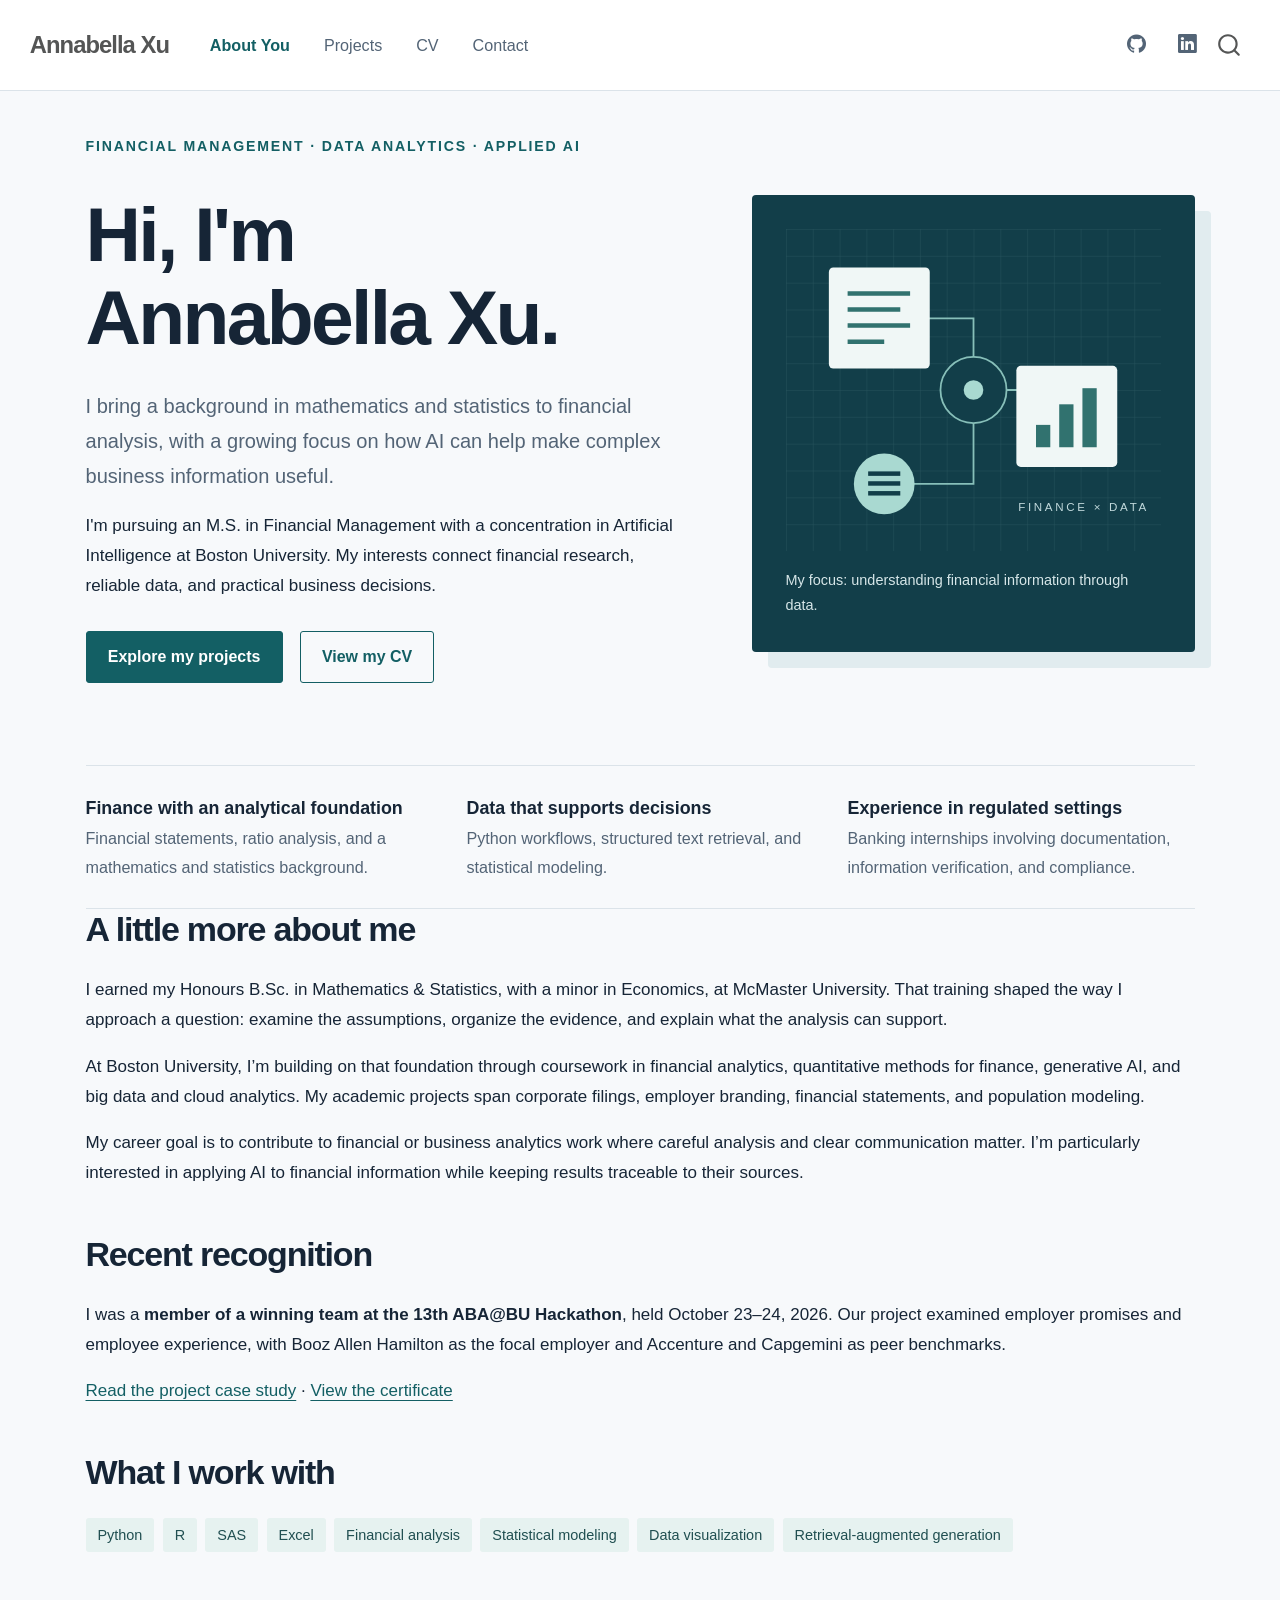
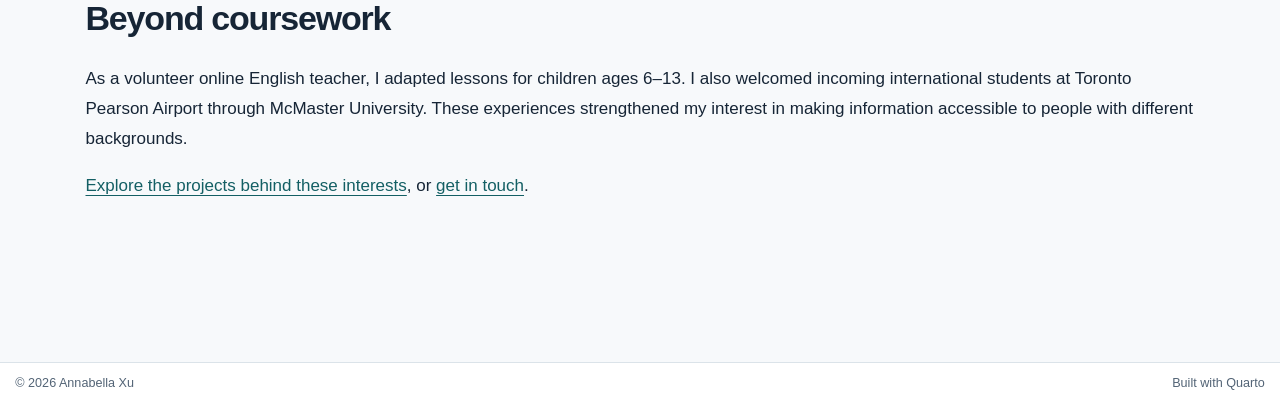
<file: index.html>
<!DOCTYPE html>
<html xmlns="http://www.w3.org/1999/xhtml" lang="en" xml:lang="en"><head>

<meta charset="utf-8">
<meta name="generator" content="quarto-1.11.9">

<meta name="viewport" content="width=device-width, initial-scale=1.0, user-scalable=yes">


<title>About You – Annabella Xu</title>
<style>
/* Default styles provided by pandoc.
** See https://pandoc.org/MANUAL.html#variables-for-html for config info.
*/
span.smallcaps{font-variant: small-caps;}
div.columns{display: flex; gap: 1.5em;}
div.column{flex: auto;}
@media screen {
div.columns{gap: min(4vw, 1.5em);}
div.column{overflow-x: auto;}
}
div.hanging-indent{margin-left: 1.5em; text-indent: -1.5em;}
ul.task-list{list-style: none;}
ul.task-list li input[type="checkbox"] {
  width: 0.8em;
  margin: 0 0.8em 0.2em -1em; /* quarto-specific, see https://github.com/quarto-dev/quarto-cli/issues/4556 */ 
  vertical-align: middle;
}
</style>


<script src="site_libs/quarto-nav/quarto-nav.js"></script>
<script src="site_libs/quarto-nav/headroom.min.js"></script>
<script src="site_libs/clipboard/clipboard.min.js"></script>
<script src="site_libs/quarto-search/autocomplete.umd.js"></script>
<script src="site_libs/quarto-search/fuse.min.js"></script>
<script src="site_libs/quarto-search/quarto-search.js"></script>
<meta name="quarto:offset" content="./">
<script src="site_libs/quarto-html/quarto.js" type="module"></script>
<script src="site_libs/quarto-html/tabsets/tabsets.js" type="module"></script>
<script src="site_libs/quarto-html/scrollable-regions/scrollable-regions.js" type="module"></script>
<script src="site_libs/quarto-html/popper.min.js"></script>
<script src="site_libs/quarto-html/tippy.umd.min.js"></script>
<link href="site_libs/quarto-html/tippy.css" rel="stylesheet">
<link href="site_libs/quarto-html/quarto-syntax-highlighting-63b5708e65d6cd79cd7618c58d0c21e7.css" rel="stylesheet" id="quarto-text-highlighting-styles">
<script src="site_libs/bootstrap/bootstrap.min.js"></script>
<link href="site_libs/bootstrap/bootstrap-icons.css" rel="stylesheet">
<link href="site_libs/bootstrap/bootstrap-64999f37411380f4c3653135afb599a2.min.css" rel="stylesheet" append-hash="true" id="quarto-bootstrap" data-mode="light">
<script id="quarto-search-options" type="application/json">{
  "location": "navbar",
  "copy-button": false,
  "collapse-after": 3,
  "panel-placement": "end",
  "type": "overlay",
  "limit": 50,
  "keyboard-shortcut": [
    "f",
    "/",
    "s"
  ],
  "show-item-context": false,
  "language": {
    "search-no-results-text": "No results",
    "search-matching-documents-text": "matching documents",
    "search-copy-link-title": "Copy link to search",
    "search-hide-matches-text": "Hide additional matches",
    "search-more-match-text": "more match in this document",
    "search-more-matches-text": "more matches in this document",
    "search-clear-button-title": "Clear",
    "search-text-placeholder": "",
    "search-detached-cancel-button-title": "Cancel",
    "search-submit-button-title": "Submit",
    "search-label": "Search"
  }
}</script>


<link rel="stylesheet" href="styles.css">
</head>

<body class="nav-fixed quarto-light"><a id="quarto-skip-link" class="visually-hidden-focusable" href="#quarto-document-content">Skip to main content</a>

<div id="quarto-search-results"></div>
  <header id="quarto-header" class="headroom fixed-top">
    <nav class="navbar navbar-expand-lg " data-bs-theme="dark" aria-label="Site">
      <div class="navbar-container container-fluid">
      <div class="navbar-brand-container mx-auto">
    <a class="navbar-brand" href="./index.html">
    <span class="navbar-title">Annabella Xu</span>
    </a>
  </div>
          <button class="navbar-toggler" type="button" data-bs-toggle="collapse" data-bs-target="#navbarCollapse" aria-controls="navbarCollapse" aria-expanded="false" aria-label="Toggle navigation" onclick="if (window.quartoToggleHeadroom) { window.quartoToggleHeadroom(); }">
  <span class="navbar-toggler-icon"></span>
</button>
          <div class="collapse navbar-collapse" id="navbarCollapse">
            <ul class="navbar-nav navbar-nav-scroll me-auto">
  <li class="nav-item">
    <a class="nav-link active" href="./index.html" aria-current="page"> 
<span class="menu-text">About You</span></a>
  </li>  
  <li class="nav-item">
    <a class="nav-link" href="./projects.html"> 
<span class="menu-text">Projects</span></a>
  </li>  
  <li class="nav-item">
    <a class="nav-link" href="./cv.html"> 
<span class="menu-text">CV</span></a>
  </li>  
  <li class="nav-item">
    <a class="nav-link" href="./contact.html"> 
<span class="menu-text">Contact</span></a>
  </li>  
</ul>
            <ul class="navbar-nav navbar-nav-scroll ms-auto">
  <li class="nav-item compact">
    <a class="nav-link" href="https://github.com/Annabella-Xu"> <i class="bi bi-github" role="img" aria-label="GitHub profile">
</i> 
<span class="menu-text"></span></a>
  </li>  
  <li class="nav-item compact">
    <a class="nav-link" href="https://www.linkedin.com/in/annabella-xu-118167278/"> <i class="bi bi-linkedin" role="img" aria-label="LinkedIn profile">
</i> 
<span class="menu-text"></span></a>
  </li>  
</ul>
          </div> <!-- /navcollapse -->
            <div class="quarto-navbar-tools">
</div>
            <div id="quarto-search" class="" title="Search"></div>
      </div> <!-- /container-fluid -->
    </nav>
</header>
<!-- content -->
<div id="quarto-content" class="quarto-container page-columns page-rows-contents page-layout-full page-navbar">
<!-- sidebar -->
<!-- margin-sidebar -->
    
<!-- main -->
<main class="content column-page" id="quarto-document-content" tabindex="-1"><header id="title-block-header" class="quarto-title-block"><h1 class="title display-7">About You</h1></header>

<header id="title-block-header">


</header>


<div class="hero">
  <div>
    <p class="eyebrow">Financial management · Data analytics · Applied AI</p>
    <h1>Hi, I'm<br>Annabella Xu.</h1>
    <p class="lead">I bring a background in mathematics and statistics to financial analysis, with a growing focus on how AI can help make complex business information useful.</p>
    <p>I'm pursuing an M.S. in Financial Management with a concentration in Artificial Intelligence at Boston University. My interests connect financial research, reliable data, and practical business decisions.</p>
    <div class="actions"><a class="portfolio-button" href="projects.html">Explore my projects</a><a class="portfolio-button secondary" href="cv.html">View my CV</a></div>
  </div>
  <div class="hero-art">
    <img src="assets/finance-data.svg" alt="Conceptual illustration connecting financial documents, structured data, and analysis" width="420" height="360">
    <p class="hero-caption">My focus: understanding financial information through data.</p>
  </div>
</div>
<div class="intro-band">
  <div><strong>Finance with an analytical foundation</strong><p>Financial statements, ratio analysis, and a mathematics and statistics background.</p></div>
  <div><strong>Data that supports decisions</strong><p>Python workflows, structured text retrieval, and statistical modeling.</p></div>
  <div><strong>Experience in regulated settings</strong><p>Banking internships involving documentation, information verification, and compliance.</p></div>
</div>
<section id="a-little-more-about-me" class="level2">
<h2 data-anchor-id="a-little-more-about-me">A little more about me</h2>
<p>I earned my Honours B.Sc. in Mathematics &amp; Statistics, with a minor in Economics, at McMaster University. That training shaped the way I approach a question: examine the assumptions, organize the evidence, and explain what the analysis can support.</p>
<p>At Boston University, I’m building on that foundation through coursework in financial analytics, quantitative methods for finance, generative AI, and big data and cloud analytics. My academic projects span corporate filings, employer branding, financial statements, and population modeling.</p>
<p>My career goal is to contribute to financial or business analytics work where careful analysis and clear communication matter. I’m particularly interested in applying AI to financial information while keeping results traceable to their sources.</p>
</section>
<section id="recent-recognition" class="level2">
<h2 data-anchor-id="recent-recognition">Recent recognition</h2>
<p>I was a <strong>member of a winning team at the 13th ABA@BU Hackathon</strong>, held October 23–24, 2026. Our project examined employer promises and employee experience, with Booz Allen Hamilton as the focal employer and Accenture and Capgemini as peer benchmarks.</p>
<p><a href="./hackathon.html">Read the project case study</a> · <a href="assets/hackathon/ABA-BU-Winning-Team-Certificate.pdf">View the certificate</a></p>
</section>
<section id="what-i-work-with" class="level2">
<h2 data-anchor-id="what-i-work-with">What I work with</h2>
<div class="tag-list" aria-label="Technical and analytical skills"><span class="tag">Python</span><span class="tag">R</span><span class="tag">SAS</span><span class="tag">Excel</span><span class="tag">Financial analysis</span><span class="tag">Statistical modeling</span><span class="tag">Data visualization</span><span class="tag">Retrieval-augmented generation</span></div>
</section>
<section id="beyond-coursework" class="level2">
<h2 data-anchor-id="beyond-coursework">Beyond coursework</h2>
<p>As a volunteer online English teacher, I adapted lessons for children ages 6–13. I also welcomed incoming international students at Toronto Pearson Airport through McMaster University. These experiences strengthened my interest in making information accessible to people with different backgrounds.</p>
<p><a href="./projects.html">Explore the projects behind these interests</a>, or <a href="./contact.html">get in touch</a>.</p>


</section>

</main> <!-- /main -->
<script id="quarto-html-after-body" type="application/javascript">
  window.document.addEventListener("DOMContentLoaded", function (event) {
    const isCodeAnnotation = (el) => {
      for (const clz of el.classList) {
        if (clz.startsWith('code-annotation-')) {                     
          return true;
        }
      }
      return false;
    }
    const onCopySuccess = function(e) {
      // button target
      const button = e.trigger;
      // don't keep focus
      button.blur();
      // flash "checked"
      button.classList.add('code-copy-button-checked');
      var currentTitle = button.getAttribute("title");
      button.setAttribute("title", "Copied!");
      let tooltip;
      if (window.bootstrap) {
        button.setAttribute("data-bs-toggle", "tooltip");
        button.setAttribute("data-bs-placement", "left");
        button.setAttribute("data-bs-title", "Copied!");
        tooltip = new bootstrap.Tooltip(button, 
          { trigger: "manual", 
            customClass: "code-copy-button-tooltip",
            offset: [0, -8]});
        tooltip.show();    
      }
      setTimeout(function() {
        if (tooltip) {
          tooltip.hide();
          button.removeAttribute("data-bs-title");
          button.removeAttribute("data-bs-toggle");
          button.removeAttribute("data-bs-placement");
        }
        button.setAttribute("title", currentTitle);
        button.classList.remove('code-copy-button-checked');
      }, 1000);
      // clear code selection
      e.clearSelection();
    }
    const getTextToCopy = function(trigger) {
      const outerScaffold = trigger.parentElement.cloneNode(true);
      const codeEl = outerScaffold.querySelector('code');
      for (const childEl of codeEl.children) {
        if (isCodeAnnotation(childEl)) {
          childEl.remove();
        }
      }
      return codeEl.innerText;
    }
    const clipboard = new window.ClipboardJS('.code-copy-button:not([data-in-quarto-modal])', {
      text: getTextToCopy
    });
    clipboard.on('success', onCopySuccess);
    if (window.document.getElementById('quarto-embedded-source-code-modal')) {
      const clipboardModal = new window.ClipboardJS('.code-copy-button[data-in-quarto-modal]', {
        text: getTextToCopy,
        container: window.document.getElementById('quarto-embedded-source-code-modal')
      });
      clipboardModal.on('success', onCopySuccess);
    }
      var localhostRegex = new RegExp(/^(?:http|https):\/\/localhost\:?[0-9]*\//);
      var mailtoRegex = new RegExp(/^mailto:/);
        var filterRegex = new RegExp("https:\/\/annabella-xu\.github\.io");
      const newWindowLabel = "(opens in a new tab)";
      const newWindowNoteId = "quarto-ext-newwindow-label";
      // Links reference one hidden label through aria-describedby, so the
      // announcement never changes their accessible name.
      var describeNewWindow = (link) => {
        if (!window.document.getElementById(newWindowNoteId)) {
          var newWindowNote = window.document.createElement("span");
          newWindowNote.id = newWindowNoteId;
          newWindowNote.hidden = true;
          newWindowNote.textContent = newWindowLabel;
          window.document.body.appendChild(newWindowNote);
        }
        var describedBy = (link.getAttribute("aria-describedby") || "").split(/\s+/).filter(Boolean);
        if (!describedBy.includes(newWindowNoteId)) {
          describedBy.push(newWindowNoteId);
          link.setAttribute("aria-describedby", describedBy.join(" "));
        }
      }
      var isInternal = (href) => {
          return filterRegex.test(href) || localhostRegex.test(href) || mailtoRegex.test(href);
      }
      // Inspect non-navigation links and adorn them if external
      window.quartoDecorateExternalLinks = function (root) {
     var links = (root || window.document).querySelectorAll('a[href]:not(.nav-link):not(.navbar-brand):not(.toc-action):not(.sidebar-link):not(.sidebar-item-toggle):not(.pagination-link):not(.no-external):not([aria-hidden]):not(.dropdown-item):not(.quarto-navigation-tool):not(.about-link)');
      for (var i=0; i<links.length; i++) {
        const link = links[i];
        if (!isInternal(link.href)) {
          // undo the damage that might have been done by quarto-nav.js in the case of
          // links that we want to consider external
          if (link.dataset.originalHref !== undefined) {
            link.href = link.dataset.originalHref;
          }
            // target, if specified
            link.setAttribute("target", "_blank");
            if (link.getAttribute("rel") === null) {
              link.setAttribute("rel", "noopener");
            }
            describeNewWindow(link);
          if (!link.classList.contains('no-external-icon')) {
          }
        }
      }
      };
      window.quartoDecorateExternalLinks(window.document);
    // Esc closes the popup (WCAG 1.4.13) and focus leaving both trigger and
    // popup closes it (WCAG 2.4.11); tippy handles neither for interactive popups.
    const hideOnEscAndFocusOut = {
      name: 'hideOnEscAndFocusOut',
      defaultValue: true,
      fn(instance) {
        const dismiss = () => {
          // A show scheduled by the trigger delay would otherwise reopen it
          instance.clearDelayTimeouts();
          instance.hide();
        };
        const onKeyDown = (event) => {
          if (event.key !== 'Escape') {
            return;
          }
          // Keep Esc from also reaching page handlers (e.g. reveal.js overview),
          // except an open reveal.js slide menu, which Esc should close too.
          // The menu handles keys only when its keyboard option is on.
          const menuHandlesEsc = window.Reveal?.getPlugin?.('menu')?.isOpen() &&
            window.Reveal.getConfig().menu?.keyboard !== false;
          if (!menuHandlesEsc) {
            event.stopPropagation();
          }
          if (instance.popper.contains(window.document.activeElement)) {
            // Disabled while refocusing so the focus trigger does not reopen it
            instance.disable();
            instance.reference.focus();
            instance.enable();
          }
          dismiss();
        };
        const onFocusOut = (event) => {
          const target = event.relatedTarget;
          if (target && !instance.reference.contains(target) &&
              !instance.popper.contains(target)) {
            dismiss();
          }
        };
        // On the trigger too: a click trigger (code-annotations: select) has no
        // blur handling. Attached for the instance's lifetime so leaving the
        // trigger also cancels a show still pending on the trigger delay.
        instance.reference.addEventListener('focusout', onFocusOut);
        return {
          onShow() {
            window.document.addEventListener('keydown', onKeyDown, true);
            instance.popper.addEventListener('focusout', onFocusOut);
          },
          onHide() {
            window.document.removeEventListener('keydown', onKeyDown, true);
            instance.popper.removeEventListener('focusout', onFocusOut);
          },
          onDestroy() {
            instance.reference.removeEventListener('focusout', onFocusOut);
          },
        };
      },
    };
    function tippyHover(el, contentFn, onTriggerFn, onUntriggerFn) {
      const config = {
        allowHTML: true,
        maxWidth: 500,
        delay: 100,
        arrow: false,
        appendTo: function(el) {
            return el.parentElement;
        },
        interactive: true,
        interactiveBorder: 10,
        theme: 'quarto',
        placement: 'bottom-start',
        plugins: [hideOnEscAndFocusOut],
      };
      if (contentFn) {
        config.content = contentFn;
      }
      if (onTriggerFn) {
        config.onTrigger = onTriggerFn;
      }
      if (onUntriggerFn) {
        config.onUntrigger = onUntriggerFn;
      }
      window.tippy(el, config); 
    }
    const noterefs = window.document.querySelectorAll('a[role="doc-noteref"]');
    for (var i=0; i<noterefs.length; i++) {
      const ref = noterefs[i];
      tippyHover(ref, function() {
        // use id or data attribute instead here
        let href = ref.getAttribute('data-footnote-href') || ref.getAttribute('href');
        try { href = new URL(href).hash; } catch {}
        const id = href.replace(/^#\/?/, "");
        const note = window.document.getElementById(id);
        if (note) {
          return note.innerHTML;
        } else {
          return "";
        }
      });
    }
    const xrefs = window.document.querySelectorAll('a.quarto-xref');
    const processXRef = (id, note) => {
      // Strip column container classes
      const stripColumnClz = (el) => {
        el.classList.remove("page-full", "page-columns");
        if (el.children) {
          for (const child of el.children) {
            stripColumnClz(child);
          }
        }
      }
      stripColumnClz(note)
      if (id === null || id.startsWith('sec-')) {
        // Special case sections, only their first couple elements
        const container = document.createElement("div");
        if (note.children && note.children.length > 2) {
          container.appendChild(note.children[0].cloneNode(true));
          for (let i = 1; i < note.children.length; i++) {
            const child = note.children[i];
            if (child.tagName === "P" && child.innerText === "") {
              continue;
            } else {
              container.appendChild(child.cloneNode(true));
              break;
            }
          }
          if (window.Quarto?.typesetMath) {
            window.Quarto.typesetMath(container);
          }
          return container.innerHTML
        } else {
          if (window.Quarto?.typesetMath) {
            window.Quarto.typesetMath(note);
          }
          return note.innerHTML;
        }
      } else {
        // Remove any anchor links if they are present
        const anchorLink = note.querySelector('a.anchorjs-link');
        if (anchorLink) {
          anchorLink.remove();
        }
        if (window.Quarto?.typesetMath) {
          window.Quarto.typesetMath(note);
        }
        if (note.classList.contains("callout")) {
          return note.outerHTML;
        } else {
          return note.innerHTML;
        }
      }
    }
    for (var i=0; i<xrefs.length; i++) {
      const xref = xrefs[i];
      tippyHover(xref, undefined, function(instance) {
        instance.disable();
        let url = xref.getAttribute('href');
        let hash = undefined; 
        if (url.startsWith('#')) {
          hash = url;
        } else {
          try { hash = new URL(url).hash; } catch {}
        }
        if (hash) {
          const id = hash.replace(/^#\/?/, "");
          const note = window.document.getElementById(id);
          if (note !== null) {
            try {
              const html = processXRef(id, note.cloneNode(true));
              instance.setContent(html);
            } finally {
              instance.enable();
              instance.show();
            }
          } else {
            // See if we can fetch this
            fetch(url.split('#')[0])
            .then(res => res.text())
            .then(html => {
              const parser = new DOMParser();
              const htmlDoc = parser.parseFromString(html, "text/html");
              const note = htmlDoc.getElementById(id);
              if (note !== null) {
                const html = processXRef(id, note);
                instance.setContent(html);
              } 
            }).finally(() => {
              instance.enable();
              instance.show();
            });
          }
        } else {
          // See if we can fetch a full url (with no hash to target)
          // This is a special case and we should probably do some content thinning / targeting
          fetch(url)
          .then(res => res.text())
          .then(html => {
            const parser = new DOMParser();
            const htmlDoc = parser.parseFromString(html, "text/html");
            const note = htmlDoc.querySelector('main.content');
            if (note !== null) {
              // This should only happen for chapter cross references
              // (since there is no id in the URL)
              // remove the first header
              if (note.children.length > 0 && note.children[0].tagName === "HEADER") {
                note.children[0].remove();
              }
              const html = processXRef(null, note);
              instance.setContent(html);
            } 
          }).finally(() => {
            instance.enable();
            instance.show();
          });
        }
      }, function(instance) {
      });
    }
        let selectedAnnoteEl;
        const selectorForAnnotation = ( cell, annotation) => {
          let cellAttr = 'data-code-cell="' + cell + '"';
          let lineAttr = 'data-code-annotation="' +  annotation + '"';
          const selector = 'span[' + cellAttr + '][' + lineAttr + ']';
          return selector;
        }
        const selectCodeLines = (annoteEl) => {
          const doc = window.document;
          const targetCell = annoteEl.getAttribute("data-target-cell");
          const targetAnnotation = annoteEl.getAttribute("data-target-annotation");
          const annoteSpan = window.document.querySelector(selectorForAnnotation(targetCell, targetAnnotation));
          const lines = annoteSpan.getAttribute("data-code-lines").split(",");
          const lineIds = lines.map((line) => {
            return targetCell + "-" + line;
          })
          // Each band is positioned against its own containing block, which is
          // not the offsetParent of the lines, so place it from client rects.
          const placeBand = (band, firstEl, lastEl, codeBlock) => {
            const container = band.offsetParent;
            if (container === null) {
              return;
            }
            const containerRect = container.getBoundingClientRect();
            // Reveal.js scales slides with a transform, so convert client
            // pixels back to the CSS pixels of the container.
            const scale = containerRect.height / container.offsetHeight || 1;
            const firstRect = firstEl.getBoundingClientRect();
            const lastRect = lastEl.getBoundingClientRect();
            const top = (firstRect.top - containerRect.top) / scale - container.clientTop + container.scrollTop;
            const height = (lastRect.bottom - firstRect.top) / scale;
            band.style.top = top - 2 + "px";
            band.style.height = height + 4 + "px";
            if (codeBlock) {
              // Without the copy button wrapper, the containing block is wider
              // than the code block, so span the code block explicitly.
              const blockRect = codeBlock.getBoundingClientRect();
              band.style.left = (blockRect.left - containerRect.left) / scale - container.clientLeft + container.scrollLeft + "px";
              band.style.width = blockRect.width / scale + "px";
            }
          };
          if (lineIds.length > 0) {
            const el = window.document.getElementById(lineIds[0]);
            const lastEl = window.document.getElementById(lineIds[lineIds.length - 1]);
            const parent = el.parentElement.parentElement;
            // cook up a div (if necessary) and position it
            let div = window.document.getElementById("code-annotation-line-highlight");
            if (div === null) {
              div = window.document.createElement("div");
              div.setAttribute("id", "code-annotation-line-highlight");
              div.style.position = 'absolute';
              parent.appendChild(div);
            }
            placeBand(div, el, lastEl, parent.closest("div.sourceCode") || parent);
            let gutterDiv = window.document.getElementById("code-annotation-line-highlight-gutter");
            if (gutterDiv === null) {
              gutterDiv = window.document.createElement("div");
              gutterDiv.setAttribute("id", "code-annotation-line-highlight-gutter");
              gutterDiv.style.position = 'absolute';
              const codeCell = window.document.getElementById(targetCell);
              const gutter = codeCell.querySelector('.code-annotation-gutter');
              gutter.appendChild(gutterDiv);
            }
            placeBand(gutterDiv, el, lastEl);
            selectedAnnoteEl = annoteEl;
          }
        };
        const unselectCodeLines = () => {
          const elementsIds = ["code-annotation-line-highlight", "code-annotation-line-highlight-gutter"];
          elementsIds.forEach((elId) => {
            const div = window.document.getElementById(elId);
            if (div) {
              div.remove();
            }
          });
          selectedAnnoteEl = undefined;
        };
          // Handle positioning of the toggle
      window.addEventListener(
        "resize",
        throttle(() => {
          elRect = undefined;
          if (selectedAnnoteEl) {
            selectCodeLines(selectedAnnoteEl);
          }
        }, 10)
      );
      function throttle(fn, ms) {
      let throttle = false;
      let timer;
        return (...args) => {
          if(!throttle) { // first call gets through
              fn.apply(this, args);
              throttle = true;
          } else { // all the others get throttled
              if(timer) clearTimeout(timer); // cancel #2
              timer = setTimeout(() => {
                fn.apply(this, args);
                timer = throttle = false;
              }, ms);
          }
        };
      }
        // Attach click handler to the DT
        const annoteDls = window.document.querySelectorAll('dt[data-target-cell]');
        for (const annoteDlNode of annoteDls) {
          annoteDlNode.addEventListener('click', (event) => {
            const clickedEl = event.target;
            if (clickedEl !== selectedAnnoteEl) {
              unselectCodeLines();
              const activeEl = window.document.querySelector('dt[data-target-cell].code-annotation-active');
              if (activeEl) {
                activeEl.classList.remove('code-annotation-active');
              }
              selectCodeLines(clickedEl);
              clickedEl.classList.add('code-annotation-active');
            } else {
              // Unselect the line
              unselectCodeLines();
              clickedEl.classList.remove('code-annotation-active');
            }
          });
        }
    const findCites = (el) => {
      const parentEl = el.parentElement;
      if (parentEl) {
        const cites = parentEl.dataset.cites;
        if (cites) {
          return {
            el,
            cites: cites.split(' ')
          };
        } else {
          return findCites(el.parentElement)
        }
      } else {
        return undefined;
      }
    };
    var bibliorefs = window.document.querySelectorAll('a[role="doc-biblioref"]');
    for (var i=0; i<bibliorefs.length; i++) {
      const ref = bibliorefs[i];
      const citeInfo = findCites(ref);
      if (citeInfo) {
        tippyHover(citeInfo.el, function() {
          var popup = window.document.createElement('div');
          citeInfo.cites.forEach(function(cite) {
            var citeDiv = window.document.createElement('div');
            citeDiv.classList.add('hanging-indent');
            citeDiv.classList.add('csl-entry');
            var biblioDiv = window.document.getElementById('ref-' + cite);
            if (biblioDiv) {
              citeDiv.innerHTML = biblioDiv.innerHTML;
            }
            popup.appendChild(citeDiv);
          });
          return popup.innerHTML;
        });
      }
    }
  });
  </script>
  <script type="application/javascript">
  window.quartoScrollableRegionsLabels = {"code":"Scrollable code","output":"Scrollable output"};
  </script>
</div> <!-- /content -->
<footer class="footer">
  <div class="nav-footer">
    <div class="nav-footer-left">
<p>© 2026 Annabella Xu</p>
</div>   
    <div class="nav-footer-center">
      &nbsp;
    </div>
    <div class="nav-footer-right">
<p>Built with Quarto</p>
</div>
  </div>
</footer>




</body></html>
</file>
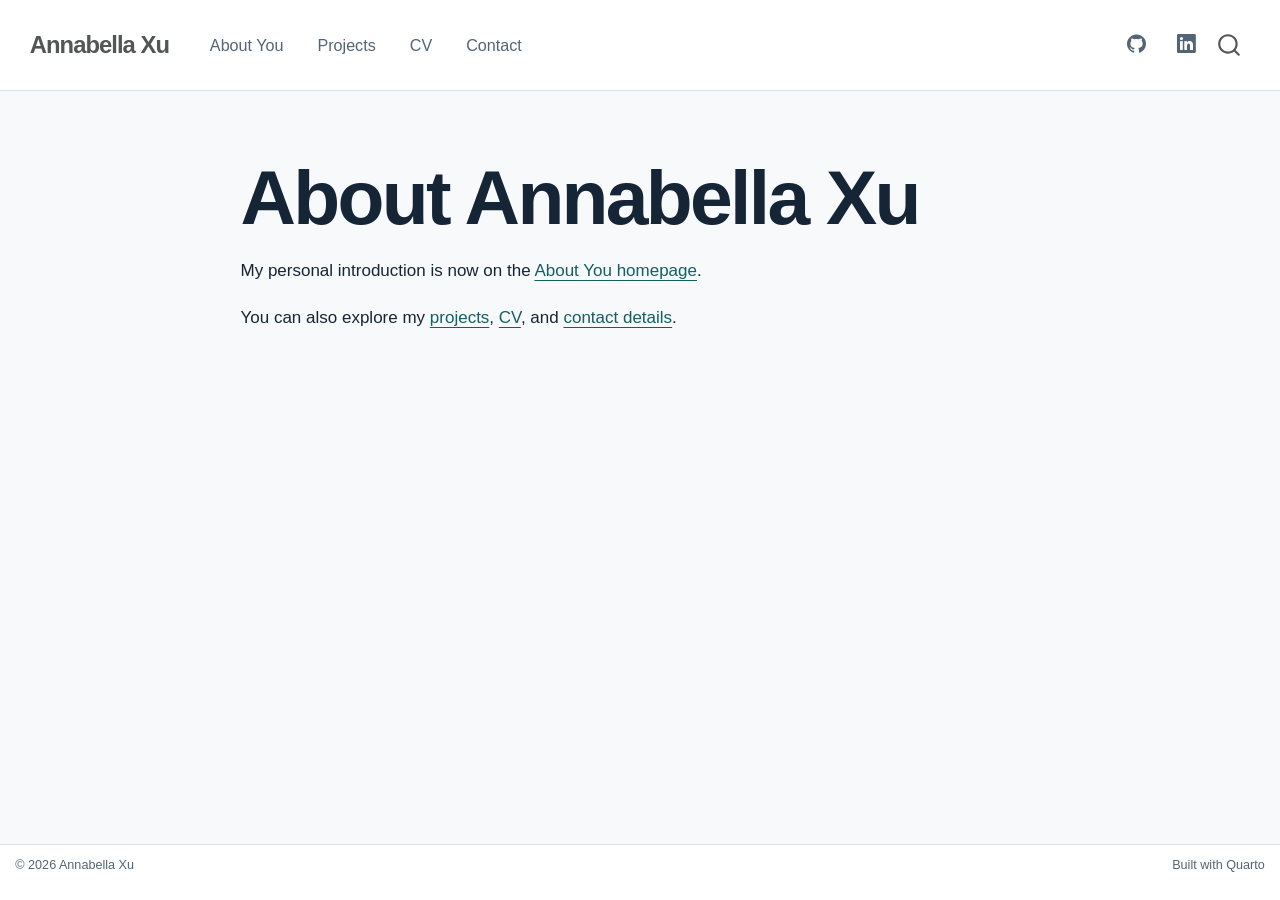
<file: about.html>
<!DOCTYPE html>
<html xmlns="http://www.w3.org/1999/xhtml" lang="en" xml:lang="en"><head>

<meta charset="utf-8">
<meta name="generator" content="quarto-1.11.9">

<meta name="viewport" content="width=device-width, initial-scale=1.0, user-scalable=yes">


<title>About Annabella Xu – Annabella Xu</title>
<style>
/* Default styles provided by pandoc.
** See https://pandoc.org/MANUAL.html#variables-for-html for config info.
*/
span.smallcaps{font-variant: small-caps;}
div.columns{display: flex; gap: 1.5em;}
div.column{flex: auto;}
@media screen {
div.columns{gap: min(4vw, 1.5em);}
div.column{overflow-x: auto;}
}
div.hanging-indent{margin-left: 1.5em; text-indent: -1.5em;}
ul.task-list{list-style: none;}
ul.task-list li input[type="checkbox"] {
  width: 0.8em;
  margin: 0 0.8em 0.2em -1em; /* quarto-specific, see https://github.com/quarto-dev/quarto-cli/issues/4556 */ 
  vertical-align: middle;
}
</style>


<script src="site_libs/quarto-nav/quarto-nav.js"></script>
<script src="site_libs/quarto-nav/headroom.min.js"></script>
<script src="site_libs/clipboard/clipboard.min.js"></script>
<script src="site_libs/quarto-search/autocomplete.umd.js"></script>
<script src="site_libs/quarto-search/fuse.min.js"></script>
<script src="site_libs/quarto-search/quarto-search.js"></script>
<meta name="quarto:offset" content="./">
<script src="site_libs/quarto-html/quarto.js" type="module"></script>
<script src="site_libs/quarto-html/tabsets/tabsets.js" type="module"></script>
<script src="site_libs/quarto-html/scrollable-regions/scrollable-regions.js" type="module"></script>
<script src="site_libs/quarto-html/popper.min.js"></script>
<script src="site_libs/quarto-html/tippy.umd.min.js"></script>
<link href="site_libs/quarto-html/tippy.css" rel="stylesheet">
<link href="site_libs/quarto-html/quarto-syntax-highlighting-63b5708e65d6cd79cd7618c58d0c21e7.css" rel="stylesheet" id="quarto-text-highlighting-styles">
<script src="site_libs/bootstrap/bootstrap.min.js"></script>
<link href="site_libs/bootstrap/bootstrap-icons.css" rel="stylesheet">
<link href="site_libs/bootstrap/bootstrap-64999f37411380f4c3653135afb599a2.min.css" rel="stylesheet" append-hash="true" id="quarto-bootstrap" data-mode="light">
<script id="quarto-search-options" type="application/json">{
  "location": "navbar",
  "copy-button": false,
  "collapse-after": 3,
  "panel-placement": "end",
  "type": "overlay",
  "limit": 50,
  "keyboard-shortcut": [
    "f",
    "/",
    "s"
  ],
  "show-item-context": false,
  "language": {
    "search-no-results-text": "No results",
    "search-matching-documents-text": "matching documents",
    "search-copy-link-title": "Copy link to search",
    "search-hide-matches-text": "Hide additional matches",
    "search-more-match-text": "more match in this document",
    "search-more-matches-text": "more matches in this document",
    "search-clear-button-title": "Clear",
    "search-text-placeholder": "",
    "search-detached-cancel-button-title": "Cancel",
    "search-submit-button-title": "Submit",
    "search-label": "Search"
  }
}</script>


<link rel="stylesheet" href="styles.css">
</head>

<body class="nav-fixed fullcontent quarto-light"><a id="quarto-skip-link" class="visually-hidden-focusable" href="#quarto-document-content">Skip to main content</a>

<div id="quarto-search-results"></div>
  <header id="quarto-header" class="headroom fixed-top">
    <nav class="navbar navbar-expand-lg " data-bs-theme="dark" aria-label="Site">
      <div class="navbar-container container-fluid">
      <div class="navbar-brand-container mx-auto">
    <a class="navbar-brand" href="./index.html">
    <span class="navbar-title">Annabella Xu</span>
    </a>
  </div>
          <button class="navbar-toggler" type="button" data-bs-toggle="collapse" data-bs-target="#navbarCollapse" aria-controls="navbarCollapse" aria-expanded="false" aria-label="Toggle navigation" onclick="if (window.quartoToggleHeadroom) { window.quartoToggleHeadroom(); }">
  <span class="navbar-toggler-icon"></span>
</button>
          <div class="collapse navbar-collapse" id="navbarCollapse">
            <ul class="navbar-nav navbar-nav-scroll me-auto">
  <li class="nav-item">
    <a class="nav-link" href="./index.html"> 
<span class="menu-text">About You</span></a>
  </li>  
  <li class="nav-item">
    <a class="nav-link" href="./projects.html"> 
<span class="menu-text">Projects</span></a>
  </li>  
  <li class="nav-item">
    <a class="nav-link" href="./cv.html"> 
<span class="menu-text">CV</span></a>
  </li>  
  <li class="nav-item">
    <a class="nav-link" href="./contact.html"> 
<span class="menu-text">Contact</span></a>
  </li>  
</ul>
            <ul class="navbar-nav navbar-nav-scroll ms-auto">
  <li class="nav-item compact">
    <a class="nav-link" href="https://github.com/Annabella-Xu"> <i class="bi bi-github" role="img" aria-label="GitHub profile">
</i> 
<span class="menu-text"></span></a>
  </li>  
  <li class="nav-item compact">
    <a class="nav-link" href="https://www.linkedin.com/in/annabella-xu-118167278/"> <i class="bi bi-linkedin" role="img" aria-label="LinkedIn profile">
</i> 
<span class="menu-text"></span></a>
  </li>  
</ul>
          </div> <!-- /navcollapse -->
            <div class="quarto-navbar-tools">
</div>
            <div id="quarto-search" class="" title="Search"></div>
      </div> <!-- /container-fluid -->
    </nav>
</header>
<!-- content -->
<div id="quarto-content" class="quarto-container page-columns page-rows-contents page-layout-article page-navbar">
<!-- sidebar -->
<!-- margin-sidebar -->
    
<!-- main -->
<main class="content" id="quarto-document-content" tabindex="-1"><header id="title-block-header" class="quarto-title-block"><h1 class="title display-7">About Annabella Xu</h1></header>

<header id="title-block-header">


</header>


<section id="about-annabella-xu" class="level1">
<h1>About Annabella Xu</h1>
<p>My personal introduction is now on the <a href="./index.html">About You homepage</a>.</p>
<p>You can also explore my <a href="./projects.html">projects</a>, <a href="./cv.html">CV</a>, and <a href="./contact.html">contact details</a>.</p>


</section>

</main> <!-- /main -->
<script id="quarto-html-after-body" type="application/javascript">
  window.document.addEventListener("DOMContentLoaded", function (event) {
    const isCodeAnnotation = (el) => {
      for (const clz of el.classList) {
        if (clz.startsWith('code-annotation-')) {                     
          return true;
        }
      }
      return false;
    }
    const onCopySuccess = function(e) {
      // button target
      const button = e.trigger;
      // don't keep focus
      button.blur();
      // flash "checked"
      button.classList.add('code-copy-button-checked');
      var currentTitle = button.getAttribute("title");
      button.setAttribute("title", "Copied!");
      let tooltip;
      if (window.bootstrap) {
        button.setAttribute("data-bs-toggle", "tooltip");
        button.setAttribute("data-bs-placement", "left");
        button.setAttribute("data-bs-title", "Copied!");
        tooltip = new bootstrap.Tooltip(button, 
          { trigger: "manual", 
            customClass: "code-copy-button-tooltip",
            offset: [0, -8]});
        tooltip.show();    
      }
      setTimeout(function() {
        if (tooltip) {
          tooltip.hide();
          button.removeAttribute("data-bs-title");
          button.removeAttribute("data-bs-toggle");
          button.removeAttribute("data-bs-placement");
        }
        button.setAttribute("title", currentTitle);
        button.classList.remove('code-copy-button-checked');
      }, 1000);
      // clear code selection
      e.clearSelection();
    }
    const getTextToCopy = function(trigger) {
      const outerScaffold = trigger.parentElement.cloneNode(true);
      const codeEl = outerScaffold.querySelector('code');
      for (const childEl of codeEl.children) {
        if (isCodeAnnotation(childEl)) {
          childEl.remove();
        }
      }
      return codeEl.innerText;
    }
    const clipboard = new window.ClipboardJS('.code-copy-button:not([data-in-quarto-modal])', {
      text: getTextToCopy
    });
    clipboard.on('success', onCopySuccess);
    if (window.document.getElementById('quarto-embedded-source-code-modal')) {
      const clipboardModal = new window.ClipboardJS('.code-copy-button[data-in-quarto-modal]', {
        text: getTextToCopy,
        container: window.document.getElementById('quarto-embedded-source-code-modal')
      });
      clipboardModal.on('success', onCopySuccess);
    }
      var localhostRegex = new RegExp(/^(?:http|https):\/\/localhost\:?[0-9]*\//);
      var mailtoRegex = new RegExp(/^mailto:/);
        var filterRegex = new RegExp("https:\/\/annabella-xu\.github\.io");
      const newWindowLabel = "(opens in a new tab)";
      const newWindowNoteId = "quarto-ext-newwindow-label";
      // Links reference one hidden label through aria-describedby, so the
      // announcement never changes their accessible name.
      var describeNewWindow = (link) => {
        if (!window.document.getElementById(newWindowNoteId)) {
          var newWindowNote = window.document.createElement("span");
          newWindowNote.id = newWindowNoteId;
          newWindowNote.hidden = true;
          newWindowNote.textContent = newWindowLabel;
          window.document.body.appendChild(newWindowNote);
        }
        var describedBy = (link.getAttribute("aria-describedby") || "").split(/\s+/).filter(Boolean);
        if (!describedBy.includes(newWindowNoteId)) {
          describedBy.push(newWindowNoteId);
          link.setAttribute("aria-describedby", describedBy.join(" "));
        }
      }
      var isInternal = (href) => {
          return filterRegex.test(href) || localhostRegex.test(href) || mailtoRegex.test(href);
      }
      // Inspect non-navigation links and adorn them if external
      window.quartoDecorateExternalLinks = function (root) {
     var links = (root || window.document).querySelectorAll('a[href]:not(.nav-link):not(.navbar-brand):not(.toc-action):not(.sidebar-link):not(.sidebar-item-toggle):not(.pagination-link):not(.no-external):not([aria-hidden]):not(.dropdown-item):not(.quarto-navigation-tool):not(.about-link)');
      for (var i=0; i<links.length; i++) {
        const link = links[i];
        if (!isInternal(link.href)) {
          // undo the damage that might have been done by quarto-nav.js in the case of
          // links that we want to consider external
          if (link.dataset.originalHref !== undefined) {
            link.href = link.dataset.originalHref;
          }
            // target, if specified
            link.setAttribute("target", "_blank");
            if (link.getAttribute("rel") === null) {
              link.setAttribute("rel", "noopener");
            }
            describeNewWindow(link);
          if (!link.classList.contains('no-external-icon')) {
          }
        }
      }
      };
      window.quartoDecorateExternalLinks(window.document);
    // Esc closes the popup (WCAG 1.4.13) and focus leaving both trigger and
    // popup closes it (WCAG 2.4.11); tippy handles neither for interactive popups.
    const hideOnEscAndFocusOut = {
      name: 'hideOnEscAndFocusOut',
      defaultValue: true,
      fn(instance) {
        const dismiss = () => {
          // A show scheduled by the trigger delay would otherwise reopen it
          instance.clearDelayTimeouts();
          instance.hide();
        };
        const onKeyDown = (event) => {
          if (event.key !== 'Escape') {
            return;
          }
          // Keep Esc from also reaching page handlers (e.g. reveal.js overview),
          // except an open reveal.js slide menu, which Esc should close too.
          // The menu handles keys only when its keyboard option is on.
          const menuHandlesEsc = window.Reveal?.getPlugin?.('menu')?.isOpen() &&
            window.Reveal.getConfig().menu?.keyboard !== false;
          if (!menuHandlesEsc) {
            event.stopPropagation();
          }
          if (instance.popper.contains(window.document.activeElement)) {
            // Disabled while refocusing so the focus trigger does not reopen it
            instance.disable();
            instance.reference.focus();
            instance.enable();
          }
          dismiss();
        };
        const onFocusOut = (event) => {
          const target = event.relatedTarget;
          if (target && !instance.reference.contains(target) &&
              !instance.popper.contains(target)) {
            dismiss();
          }
        };
        // On the trigger too: a click trigger (code-annotations: select) has no
        // blur handling. Attached for the instance's lifetime so leaving the
        // trigger also cancels a show still pending on the trigger delay.
        instance.reference.addEventListener('focusout', onFocusOut);
        return {
          onShow() {
            window.document.addEventListener('keydown', onKeyDown, true);
            instance.popper.addEventListener('focusout', onFocusOut);
          },
          onHide() {
            window.document.removeEventListener('keydown', onKeyDown, true);
            instance.popper.removeEventListener('focusout', onFocusOut);
          },
          onDestroy() {
            instance.reference.removeEventListener('focusout', onFocusOut);
          },
        };
      },
    };
    function tippyHover(el, contentFn, onTriggerFn, onUntriggerFn) {
      const config = {
        allowHTML: true,
        maxWidth: 500,
        delay: 100,
        arrow: false,
        appendTo: function(el) {
            return el.parentElement;
        },
        interactive: true,
        interactiveBorder: 10,
        theme: 'quarto',
        placement: 'bottom-start',
        plugins: [hideOnEscAndFocusOut],
      };
      if (contentFn) {
        config.content = contentFn;
      }
      if (onTriggerFn) {
        config.onTrigger = onTriggerFn;
      }
      if (onUntriggerFn) {
        config.onUntrigger = onUntriggerFn;
      }
      window.tippy(el, config); 
    }
    const noterefs = window.document.querySelectorAll('a[role="doc-noteref"]');
    for (var i=0; i<noterefs.length; i++) {
      const ref = noterefs[i];
      tippyHover(ref, function() {
        // use id or data attribute instead here
        let href = ref.getAttribute('data-footnote-href') || ref.getAttribute('href');
        try { href = new URL(href).hash; } catch {}
        const id = href.replace(/^#\/?/, "");
        const note = window.document.getElementById(id);
        if (note) {
          return note.innerHTML;
        } else {
          return "";
        }
      });
    }
    const xrefs = window.document.querySelectorAll('a.quarto-xref');
    const processXRef = (id, note) => {
      // Strip column container classes
      const stripColumnClz = (el) => {
        el.classList.remove("page-full", "page-columns");
        if (el.children) {
          for (const child of el.children) {
            stripColumnClz(child);
          }
        }
      }
      stripColumnClz(note)
      if (id === null || id.startsWith('sec-')) {
        // Special case sections, only their first couple elements
        const container = document.createElement("div");
        if (note.children && note.children.length > 2) {
          container.appendChild(note.children[0].cloneNode(true));
          for (let i = 1; i < note.children.length; i++) {
            const child = note.children[i];
            if (child.tagName === "P" && child.innerText === "") {
              continue;
            } else {
              container.appendChild(child.cloneNode(true));
              break;
            }
          }
          if (window.Quarto?.typesetMath) {
            window.Quarto.typesetMath(container);
          }
          return container.innerHTML
        } else {
          if (window.Quarto?.typesetMath) {
            window.Quarto.typesetMath(note);
          }
          return note.innerHTML;
        }
      } else {
        // Remove any anchor links if they are present
        const anchorLink = note.querySelector('a.anchorjs-link');
        if (anchorLink) {
          anchorLink.remove();
        }
        if (window.Quarto?.typesetMath) {
          window.Quarto.typesetMath(note);
        }
        if (note.classList.contains("callout")) {
          return note.outerHTML;
        } else {
          return note.innerHTML;
        }
      }
    }
    for (var i=0; i<xrefs.length; i++) {
      const xref = xrefs[i];
      tippyHover(xref, undefined, function(instance) {
        instance.disable();
        let url = xref.getAttribute('href');
        let hash = undefined; 
        if (url.startsWith('#')) {
          hash = url;
        } else {
          try { hash = new URL(url).hash; } catch {}
        }
        if (hash) {
          const id = hash.replace(/^#\/?/, "");
          const note = window.document.getElementById(id);
          if (note !== null) {
            try {
              const html = processXRef(id, note.cloneNode(true));
              instance.setContent(html);
            } finally {
              instance.enable();
              instance.show();
            }
          } else {
            // See if we can fetch this
            fetch(url.split('#')[0])
            .then(res => res.text())
            .then(html => {
              const parser = new DOMParser();
              const htmlDoc = parser.parseFromString(html, "text/html");
              const note = htmlDoc.getElementById(id);
              if (note !== null) {
                const html = processXRef(id, note);
                instance.setContent(html);
              } 
            }).finally(() => {
              instance.enable();
              instance.show();
            });
          }
        } else {
          // See if we can fetch a full url (with no hash to target)
          // This is a special case and we should probably do some content thinning / targeting
          fetch(url)
          .then(res => res.text())
          .then(html => {
            const parser = new DOMParser();
            const htmlDoc = parser.parseFromString(html, "text/html");
            const note = htmlDoc.querySelector('main.content');
            if (note !== null) {
              // This should only happen for chapter cross references
              // (since there is no id in the URL)
              // remove the first header
              if (note.children.length > 0 && note.children[0].tagName === "HEADER") {
                note.children[0].remove();
              }
              const html = processXRef(null, note);
              instance.setContent(html);
            } 
          }).finally(() => {
            instance.enable();
            instance.show();
          });
        }
      }, function(instance) {
      });
    }
        let selectedAnnoteEl;
        const selectorForAnnotation = ( cell, annotation) => {
          let cellAttr = 'data-code-cell="' + cell + '"';
          let lineAttr = 'data-code-annotation="' +  annotation + '"';
          const selector = 'span[' + cellAttr + '][' + lineAttr + ']';
          return selector;
        }
        const selectCodeLines = (annoteEl) => {
          const doc = window.document;
          const targetCell = annoteEl.getAttribute("data-target-cell");
          const targetAnnotation = annoteEl.getAttribute("data-target-annotation");
          const annoteSpan = window.document.querySelector(selectorForAnnotation(targetCell, targetAnnotation));
          const lines = annoteSpan.getAttribute("data-code-lines").split(",");
          const lineIds = lines.map((line) => {
            return targetCell + "-" + line;
          })
          // Each band is positioned against its own containing block, which is
          // not the offsetParent of the lines, so place it from client rects.
          const placeBand = (band, firstEl, lastEl, codeBlock) => {
            const container = band.offsetParent;
            if (container === null) {
              return;
            }
            const containerRect = container.getBoundingClientRect();
            // Reveal.js scales slides with a transform, so convert client
            // pixels back to the CSS pixels of the container.
            const scale = containerRect.height / container.offsetHeight || 1;
            const firstRect = firstEl.getBoundingClientRect();
            const lastRect = lastEl.getBoundingClientRect();
            const top = (firstRect.top - containerRect.top) / scale - container.clientTop + container.scrollTop;
            const height = (lastRect.bottom - firstRect.top) / scale;
            band.style.top = top - 2 + "px";
            band.style.height = height + 4 + "px";
            if (codeBlock) {
              // Without the copy button wrapper, the containing block is wider
              // than the code block, so span the code block explicitly.
              const blockRect = codeBlock.getBoundingClientRect();
              band.style.left = (blockRect.left - containerRect.left) / scale - container.clientLeft + container.scrollLeft + "px";
              band.style.width = blockRect.width / scale + "px";
            }
          };
          if (lineIds.length > 0) {
            const el = window.document.getElementById(lineIds[0]);
            const lastEl = window.document.getElementById(lineIds[lineIds.length - 1]);
            const parent = el.parentElement.parentElement;
            // cook up a div (if necessary) and position it
            let div = window.document.getElementById("code-annotation-line-highlight");
            if (div === null) {
              div = window.document.createElement("div");
              div.setAttribute("id", "code-annotation-line-highlight");
              div.style.position = 'absolute';
              parent.appendChild(div);
            }
            placeBand(div, el, lastEl, parent.closest("div.sourceCode") || parent);
            let gutterDiv = window.document.getElementById("code-annotation-line-highlight-gutter");
            if (gutterDiv === null) {
              gutterDiv = window.document.createElement("div");
              gutterDiv.setAttribute("id", "code-annotation-line-highlight-gutter");
              gutterDiv.style.position = 'absolute';
              const codeCell = window.document.getElementById(targetCell);
              const gutter = codeCell.querySelector('.code-annotation-gutter');
              gutter.appendChild(gutterDiv);
            }
            placeBand(gutterDiv, el, lastEl);
            selectedAnnoteEl = annoteEl;
          }
        };
        const unselectCodeLines = () => {
          const elementsIds = ["code-annotation-line-highlight", "code-annotation-line-highlight-gutter"];
          elementsIds.forEach((elId) => {
            const div = window.document.getElementById(elId);
            if (div) {
              div.remove();
            }
          });
          selectedAnnoteEl = undefined;
        };
          // Handle positioning of the toggle
      window.addEventListener(
        "resize",
        throttle(() => {
          elRect = undefined;
          if (selectedAnnoteEl) {
            selectCodeLines(selectedAnnoteEl);
          }
        }, 10)
      );
      function throttle(fn, ms) {
      let throttle = false;
      let timer;
        return (...args) => {
          if(!throttle) { // first call gets through
              fn.apply(this, args);
              throttle = true;
          } else { // all the others get throttled
              if(timer) clearTimeout(timer); // cancel #2
              timer = setTimeout(() => {
                fn.apply(this, args);
                timer = throttle = false;
              }, ms);
          }
        };
      }
        // Attach click handler to the DT
        const annoteDls = window.document.querySelectorAll('dt[data-target-cell]');
        for (const annoteDlNode of annoteDls) {
          annoteDlNode.addEventListener('click', (event) => {
            const clickedEl = event.target;
            if (clickedEl !== selectedAnnoteEl) {
              unselectCodeLines();
              const activeEl = window.document.querySelector('dt[data-target-cell].code-annotation-active');
              if (activeEl) {
                activeEl.classList.remove('code-annotation-active');
              }
              selectCodeLines(clickedEl);
              clickedEl.classList.add('code-annotation-active');
            } else {
              // Unselect the line
              unselectCodeLines();
              clickedEl.classList.remove('code-annotation-active');
            }
          });
        }
    const findCites = (el) => {
      const parentEl = el.parentElement;
      if (parentEl) {
        const cites = parentEl.dataset.cites;
        if (cites) {
          return {
            el,
            cites: cites.split(' ')
          };
        } else {
          return findCites(el.parentElement)
        }
      } else {
        return undefined;
      }
    };
    var bibliorefs = window.document.querySelectorAll('a[role="doc-biblioref"]');
    for (var i=0; i<bibliorefs.length; i++) {
      const ref = bibliorefs[i];
      const citeInfo = findCites(ref);
      if (citeInfo) {
        tippyHover(citeInfo.el, function() {
          var popup = window.document.createElement('div');
          citeInfo.cites.forEach(function(cite) {
            var citeDiv = window.document.createElement('div');
            citeDiv.classList.add('hanging-indent');
            citeDiv.classList.add('csl-entry');
            var biblioDiv = window.document.getElementById('ref-' + cite);
            if (biblioDiv) {
              citeDiv.innerHTML = biblioDiv.innerHTML;
            }
            popup.appendChild(citeDiv);
          });
          return popup.innerHTML;
        });
      }
    }
  });
  </script>
  <script type="application/javascript">
  window.quartoScrollableRegionsLabels = {"code":"Scrollable code","output":"Scrollable output"};
  </script>
</div> <!-- /content -->
<footer class="footer">
  <div class="nav-footer">
    <div class="nav-footer-left">
<p>© 2026 Annabella Xu</p>
</div>   
    <div class="nav-footer-center">
      &nbsp;
    </div>
    <div class="nav-footer-right">
<p>Built with Quarto</p>
</div>
  </div>
</footer>




</body></html>
</file>
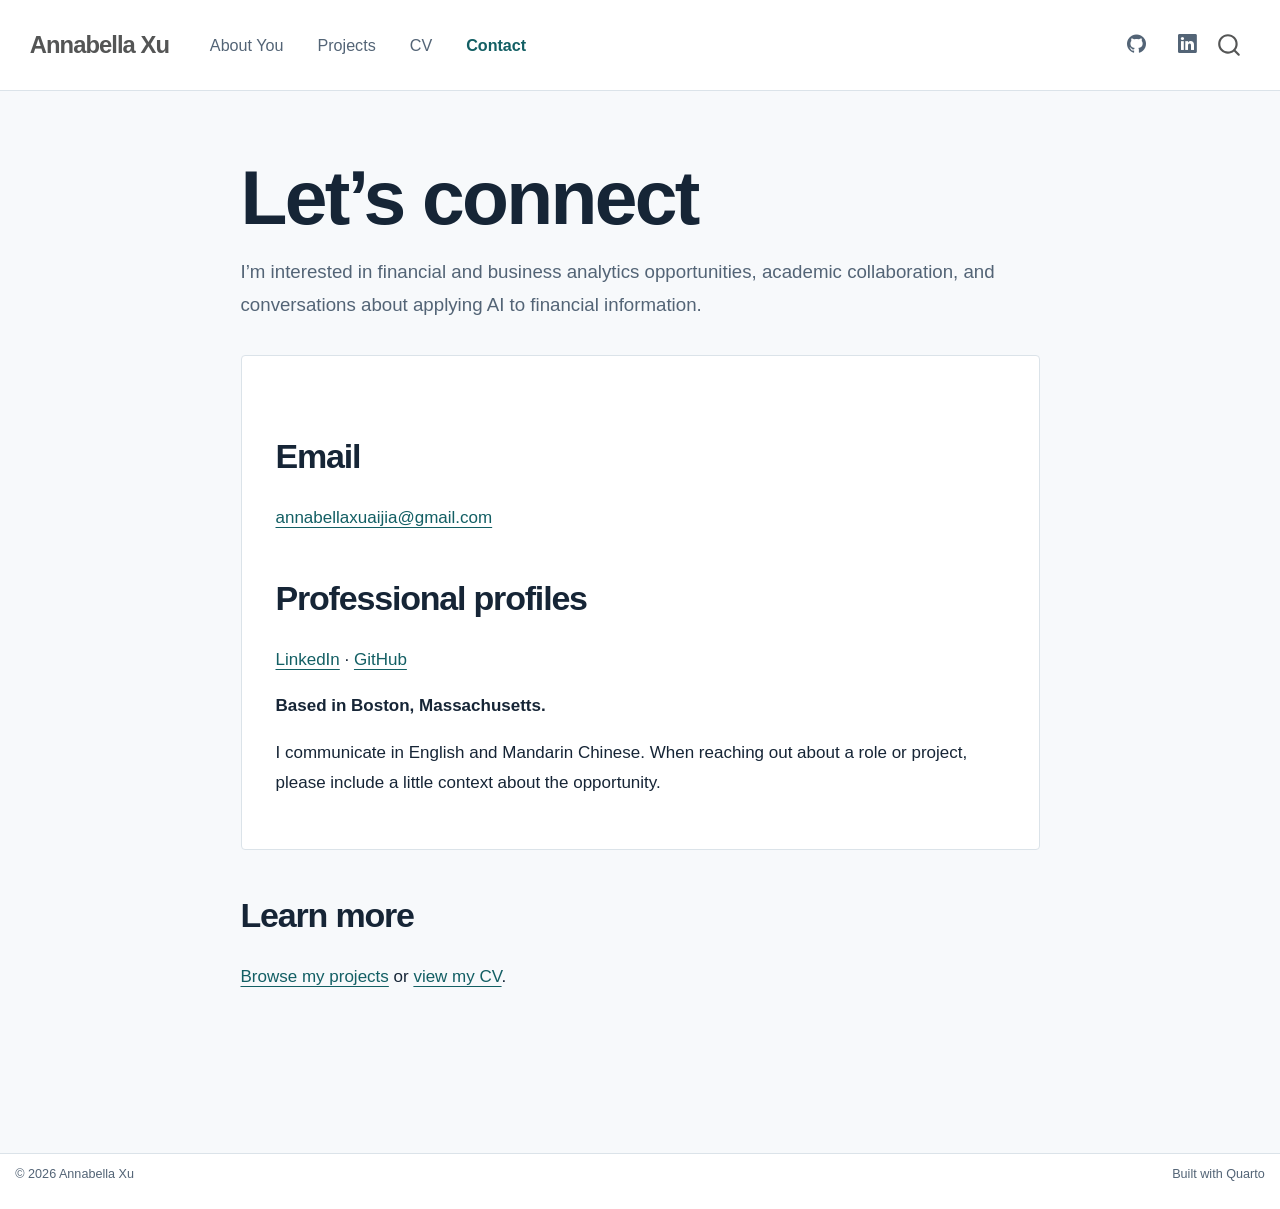
<file: contact.html>
<!DOCTYPE html>
<html xmlns="http://www.w3.org/1999/xhtml" lang="en" xml:lang="en"><head>

<meta charset="utf-8">
<meta name="generator" content="quarto-1.11.9">

<meta name="viewport" content="width=device-width, initial-scale=1.0, user-scalable=yes">


<title>Contact – Annabella Xu</title>
<style>
/* Default styles provided by pandoc.
** See https://pandoc.org/MANUAL.html#variables-for-html for config info.
*/
span.smallcaps{font-variant: small-caps;}
div.columns{display: flex; gap: 1.5em;}
div.column{flex: auto;}
@media screen {
div.columns{gap: min(4vw, 1.5em);}
div.column{overflow-x: auto;}
}
div.hanging-indent{margin-left: 1.5em; text-indent: -1.5em;}
ul.task-list{list-style: none;}
ul.task-list li input[type="checkbox"] {
  width: 0.8em;
  margin: 0 0.8em 0.2em -1em; /* quarto-specific, see https://github.com/quarto-dev/quarto-cli/issues/4556 */ 
  vertical-align: middle;
}
</style>


<script src="site_libs/quarto-nav/quarto-nav.js"></script>
<script src="site_libs/quarto-nav/headroom.min.js"></script>
<script src="site_libs/clipboard/clipboard.min.js"></script>
<script src="site_libs/quarto-search/autocomplete.umd.js"></script>
<script src="site_libs/quarto-search/fuse.min.js"></script>
<script src="site_libs/quarto-search/quarto-search.js"></script>
<meta name="quarto:offset" content="./">
<script src="site_libs/quarto-html/quarto.js" type="module"></script>
<script src="site_libs/quarto-html/tabsets/tabsets.js" type="module"></script>
<script src="site_libs/quarto-html/scrollable-regions/scrollable-regions.js" type="module"></script>
<script src="site_libs/quarto-html/popper.min.js"></script>
<script src="site_libs/quarto-html/tippy.umd.min.js"></script>
<link href="site_libs/quarto-html/tippy.css" rel="stylesheet">
<link href="site_libs/quarto-html/quarto-syntax-highlighting-63b5708e65d6cd79cd7618c58d0c21e7.css" rel="stylesheet" id="quarto-text-highlighting-styles">
<script src="site_libs/bootstrap/bootstrap.min.js"></script>
<link href="site_libs/bootstrap/bootstrap-icons.css" rel="stylesheet">
<link href="site_libs/bootstrap/bootstrap-64999f37411380f4c3653135afb599a2.min.css" rel="stylesheet" append-hash="true" id="quarto-bootstrap" data-mode="light">
<script id="quarto-search-options" type="application/json">{
  "location": "navbar",
  "copy-button": false,
  "collapse-after": 3,
  "panel-placement": "end",
  "type": "overlay",
  "limit": 50,
  "keyboard-shortcut": [
    "f",
    "/",
    "s"
  ],
  "show-item-context": false,
  "language": {
    "search-no-results-text": "No results",
    "search-matching-documents-text": "matching documents",
    "search-copy-link-title": "Copy link to search",
    "search-hide-matches-text": "Hide additional matches",
    "search-more-match-text": "more match in this document",
    "search-more-matches-text": "more matches in this document",
    "search-clear-button-title": "Clear",
    "search-text-placeholder": "",
    "search-detached-cancel-button-title": "Cancel",
    "search-submit-button-title": "Submit",
    "search-label": "Search"
  }
}</script>


<link rel="stylesheet" href="styles.css">
</head>

<body class="nav-fixed fullcontent quarto-light"><a id="quarto-skip-link" class="visually-hidden-focusable" href="#quarto-document-content">Skip to main content</a>

<div id="quarto-search-results"></div>
  <header id="quarto-header" class="headroom fixed-top">
    <nav class="navbar navbar-expand-lg " data-bs-theme="dark" aria-label="Site">
      <div class="navbar-container container-fluid">
      <div class="navbar-brand-container mx-auto">
    <a class="navbar-brand" href="./index.html">
    <span class="navbar-title">Annabella Xu</span>
    </a>
  </div>
          <button class="navbar-toggler" type="button" data-bs-toggle="collapse" data-bs-target="#navbarCollapse" aria-controls="navbarCollapse" aria-expanded="false" aria-label="Toggle navigation" onclick="if (window.quartoToggleHeadroom) { window.quartoToggleHeadroom(); }">
  <span class="navbar-toggler-icon"></span>
</button>
          <div class="collapse navbar-collapse" id="navbarCollapse">
            <ul class="navbar-nav navbar-nav-scroll me-auto">
  <li class="nav-item">
    <a class="nav-link" href="./index.html"> 
<span class="menu-text">About You</span></a>
  </li>  
  <li class="nav-item">
    <a class="nav-link" href="./projects.html"> 
<span class="menu-text">Projects</span></a>
  </li>  
  <li class="nav-item">
    <a class="nav-link" href="./cv.html"> 
<span class="menu-text">CV</span></a>
  </li>  
  <li class="nav-item">
    <a class="nav-link active" href="./contact.html" aria-current="page"> 
<span class="menu-text">Contact</span></a>
  </li>  
</ul>
            <ul class="navbar-nav navbar-nav-scroll ms-auto">
  <li class="nav-item compact">
    <a class="nav-link" href="https://github.com/Annabella-Xu"> <i class="bi bi-github" role="img" aria-label="GitHub profile">
</i> 
<span class="menu-text"></span></a>
  </li>  
  <li class="nav-item compact">
    <a class="nav-link" href="https://www.linkedin.com/in/annabella-xu-118167278/"> <i class="bi bi-linkedin" role="img" aria-label="LinkedIn profile">
</i> 
<span class="menu-text"></span></a>
  </li>  
</ul>
          </div> <!-- /navcollapse -->
            <div class="quarto-navbar-tools">
</div>
            <div id="quarto-search" class="" title="Search"></div>
      </div> <!-- /container-fluid -->
    </nav>
</header>
<!-- content -->
<div id="quarto-content" class="quarto-container page-columns page-rows-contents page-layout-article page-navbar">
<!-- sidebar -->
<!-- margin-sidebar -->
    
<!-- main -->
<main class="content" id="quarto-document-content" tabindex="-1"><header id="title-block-header" class="quarto-title-block"><h1 class="title display-7">Contact</h1></header>

<header id="title-block-header">


</header>


<section id="lets-connect" class="level1">
<h1>Let’s connect</h1>
<div class="page-intro">
<p>I’m interested in financial and business analytics opportunities, academic collaboration, and conversations about applying AI to financial information.</p>
</div>
<div class="contact-panel">
<section id="email" class="level2">
<h2 data-anchor-id="email">Email</h2>
<p><a href="mailto:annabellaxuaijia@gmail.com">annabellaxuaijia@gmail.com</a></p>
</section>
<section id="professional-profiles" class="level2">
<h2 data-anchor-id="professional-profiles">Professional profiles</h2>
<p><a href="https://www.linkedin.com/in/annabella-xu-118167278/">LinkedIn</a> · <a href="https://github.com/Annabella-Xu">GitHub</a></p>
<p><strong>Based in Boston, Massachusetts.</strong></p>
<p>I communicate in English and Mandarin Chinese. When reaching out about a role or project, please include a little context about the opportunity.</p>
</section>
</div>
<section id="learn-more" class="level2">
<h2 data-anchor-id="learn-more">Learn more</h2>
<p><a href="./projects.html">Browse my projects</a> or <a href="./cv.html">view my CV</a>.</p>


</section>
</section>

</main> <!-- /main -->
<script id="quarto-html-after-body" type="application/javascript">
  window.document.addEventListener("DOMContentLoaded", function (event) {
    const isCodeAnnotation = (el) => {
      for (const clz of el.classList) {
        if (clz.startsWith('code-annotation-')) {                     
          return true;
        }
      }
      return false;
    }
    const onCopySuccess = function(e) {
      // button target
      const button = e.trigger;
      // don't keep focus
      button.blur();
      // flash "checked"
      button.classList.add('code-copy-button-checked');
      var currentTitle = button.getAttribute("title");
      button.setAttribute("title", "Copied!");
      let tooltip;
      if (window.bootstrap) {
        button.setAttribute("data-bs-toggle", "tooltip");
        button.setAttribute("data-bs-placement", "left");
        button.setAttribute("data-bs-title", "Copied!");
        tooltip = new bootstrap.Tooltip(button, 
          { trigger: "manual", 
            customClass: "code-copy-button-tooltip",
            offset: [0, -8]});
        tooltip.show();    
      }
      setTimeout(function() {
        if (tooltip) {
          tooltip.hide();
          button.removeAttribute("data-bs-title");
          button.removeAttribute("data-bs-toggle");
          button.removeAttribute("data-bs-placement");
        }
        button.setAttribute("title", currentTitle);
        button.classList.remove('code-copy-button-checked');
      }, 1000);
      // clear code selection
      e.clearSelection();
    }
    const getTextToCopy = function(trigger) {
      const outerScaffold = trigger.parentElement.cloneNode(true);
      const codeEl = outerScaffold.querySelector('code');
      for (const childEl of codeEl.children) {
        if (isCodeAnnotation(childEl)) {
          childEl.remove();
        }
      }
      return codeEl.innerText;
    }
    const clipboard = new window.ClipboardJS('.code-copy-button:not([data-in-quarto-modal])', {
      text: getTextToCopy
    });
    clipboard.on('success', onCopySuccess);
    if (window.document.getElementById('quarto-embedded-source-code-modal')) {
      const clipboardModal = new window.ClipboardJS('.code-copy-button[data-in-quarto-modal]', {
        text: getTextToCopy,
        container: window.document.getElementById('quarto-embedded-source-code-modal')
      });
      clipboardModal.on('success', onCopySuccess);
    }
      var localhostRegex = new RegExp(/^(?:http|https):\/\/localhost\:?[0-9]*\//);
      var mailtoRegex = new RegExp(/^mailto:/);
        var filterRegex = new RegExp("https:\/\/annabella-xu\.github\.io");
      const newWindowLabel = "(opens in a new tab)";
      const newWindowNoteId = "quarto-ext-newwindow-label";
      // Links reference one hidden label through aria-describedby, so the
      // announcement never changes their accessible name.
      var describeNewWindow = (link) => {
        if (!window.document.getElementById(newWindowNoteId)) {
          var newWindowNote = window.document.createElement("span");
          newWindowNote.id = newWindowNoteId;
          newWindowNote.hidden = true;
          newWindowNote.textContent = newWindowLabel;
          window.document.body.appendChild(newWindowNote);
        }
        var describedBy = (link.getAttribute("aria-describedby") || "").split(/\s+/).filter(Boolean);
        if (!describedBy.includes(newWindowNoteId)) {
          describedBy.push(newWindowNoteId);
          link.setAttribute("aria-describedby", describedBy.join(" "));
        }
      }
      var isInternal = (href) => {
          return filterRegex.test(href) || localhostRegex.test(href) || mailtoRegex.test(href);
      }
      // Inspect non-navigation links and adorn them if external
      window.quartoDecorateExternalLinks = function (root) {
     var links = (root || window.document).querySelectorAll('a[href]:not(.nav-link):not(.navbar-brand):not(.toc-action):not(.sidebar-link):not(.sidebar-item-toggle):not(.pagination-link):not(.no-external):not([aria-hidden]):not(.dropdown-item):not(.quarto-navigation-tool):not(.about-link)');
      for (var i=0; i<links.length; i++) {
        const link = links[i];
        if (!isInternal(link.href)) {
          // undo the damage that might have been done by quarto-nav.js in the case of
          // links that we want to consider external
          if (link.dataset.originalHref !== undefined) {
            link.href = link.dataset.originalHref;
          }
            // target, if specified
            link.setAttribute("target", "_blank");
            if (link.getAttribute("rel") === null) {
              link.setAttribute("rel", "noopener");
            }
            describeNewWindow(link);
          if (!link.classList.contains('no-external-icon')) {
          }
        }
      }
      };
      window.quartoDecorateExternalLinks(window.document);
    // Esc closes the popup (WCAG 1.4.13) and focus leaving both trigger and
    // popup closes it (WCAG 2.4.11); tippy handles neither for interactive popups.
    const hideOnEscAndFocusOut = {
      name: 'hideOnEscAndFocusOut',
      defaultValue: true,
      fn(instance) {
        const dismiss = () => {
          // A show scheduled by the trigger delay would otherwise reopen it
          instance.clearDelayTimeouts();
          instance.hide();
        };
        const onKeyDown = (event) => {
          if (event.key !== 'Escape') {
            return;
          }
          // Keep Esc from also reaching page handlers (e.g. reveal.js overview),
          // except an open reveal.js slide menu, which Esc should close too.
          // The menu handles keys only when its keyboard option is on.
          const menuHandlesEsc = window.Reveal?.getPlugin?.('menu')?.isOpen() &&
            window.Reveal.getConfig().menu?.keyboard !== false;
          if (!menuHandlesEsc) {
            event.stopPropagation();
          }
          if (instance.popper.contains(window.document.activeElement)) {
            // Disabled while refocusing so the focus trigger does not reopen it
            instance.disable();
            instance.reference.focus();
            instance.enable();
          }
          dismiss();
        };
        const onFocusOut = (event) => {
          const target = event.relatedTarget;
          if (target && !instance.reference.contains(target) &&
              !instance.popper.contains(target)) {
            dismiss();
          }
        };
        // On the trigger too: a click trigger (code-annotations: select) has no
        // blur handling. Attached for the instance's lifetime so leaving the
        // trigger also cancels a show still pending on the trigger delay.
        instance.reference.addEventListener('focusout', onFocusOut);
        return {
          onShow() {
            window.document.addEventListener('keydown', onKeyDown, true);
            instance.popper.addEventListener('focusout', onFocusOut);
          },
          onHide() {
            window.document.removeEventListener('keydown', onKeyDown, true);
            instance.popper.removeEventListener('focusout', onFocusOut);
          },
          onDestroy() {
            instance.reference.removeEventListener('focusout', onFocusOut);
          },
        };
      },
    };
    function tippyHover(el, contentFn, onTriggerFn, onUntriggerFn) {
      const config = {
        allowHTML: true,
        maxWidth: 500,
        delay: 100,
        arrow: false,
        appendTo: function(el) {
            return el.parentElement;
        },
        interactive: true,
        interactiveBorder: 10,
        theme: 'quarto',
        placement: 'bottom-start',
        plugins: [hideOnEscAndFocusOut],
      };
      if (contentFn) {
        config.content = contentFn;
      }
      if (onTriggerFn) {
        config.onTrigger = onTriggerFn;
      }
      if (onUntriggerFn) {
        config.onUntrigger = onUntriggerFn;
      }
      window.tippy(el, config); 
    }
    const noterefs = window.document.querySelectorAll('a[role="doc-noteref"]');
    for (var i=0; i<noterefs.length; i++) {
      const ref = noterefs[i];
      tippyHover(ref, function() {
        // use id or data attribute instead here
        let href = ref.getAttribute('data-footnote-href') || ref.getAttribute('href');
        try { href = new URL(href).hash; } catch {}
        const id = href.replace(/^#\/?/, "");
        const note = window.document.getElementById(id);
        if (note) {
          return note.innerHTML;
        } else {
          return "";
        }
      });
    }
    const xrefs = window.document.querySelectorAll('a.quarto-xref');
    const processXRef = (id, note) => {
      // Strip column container classes
      const stripColumnClz = (el) => {
        el.classList.remove("page-full", "page-columns");
        if (el.children) {
          for (const child of el.children) {
            stripColumnClz(child);
          }
        }
      }
      stripColumnClz(note)
      if (id === null || id.startsWith('sec-')) {
        // Special case sections, only their first couple elements
        const container = document.createElement("div");
        if (note.children && note.children.length > 2) {
          container.appendChild(note.children[0].cloneNode(true));
          for (let i = 1; i < note.children.length; i++) {
            const child = note.children[i];
            if (child.tagName === "P" && child.innerText === "") {
              continue;
            } else {
              container.appendChild(child.cloneNode(true));
              break;
            }
          }
          if (window.Quarto?.typesetMath) {
            window.Quarto.typesetMath(container);
          }
          return container.innerHTML
        } else {
          if (window.Quarto?.typesetMath) {
            window.Quarto.typesetMath(note);
          }
          return note.innerHTML;
        }
      } else {
        // Remove any anchor links if they are present
        const anchorLink = note.querySelector('a.anchorjs-link');
        if (anchorLink) {
          anchorLink.remove();
        }
        if (window.Quarto?.typesetMath) {
          window.Quarto.typesetMath(note);
        }
        if (note.classList.contains("callout")) {
          return note.outerHTML;
        } else {
          return note.innerHTML;
        }
      }
    }
    for (var i=0; i<xrefs.length; i++) {
      const xref = xrefs[i];
      tippyHover(xref, undefined, function(instance) {
        instance.disable();
        let url = xref.getAttribute('href');
        let hash = undefined; 
        if (url.startsWith('#')) {
          hash = url;
        } else {
          try { hash = new URL(url).hash; } catch {}
        }
        if (hash) {
          const id = hash.replace(/^#\/?/, "");
          const note = window.document.getElementById(id);
          if (note !== null) {
            try {
              const html = processXRef(id, note.cloneNode(true));
              instance.setContent(html);
            } finally {
              instance.enable();
              instance.show();
            }
          } else {
            // See if we can fetch this
            fetch(url.split('#')[0])
            .then(res => res.text())
            .then(html => {
              const parser = new DOMParser();
              const htmlDoc = parser.parseFromString(html, "text/html");
              const note = htmlDoc.getElementById(id);
              if (note !== null) {
                const html = processXRef(id, note);
                instance.setContent(html);
              } 
            }).finally(() => {
              instance.enable();
              instance.show();
            });
          }
        } else {
          // See if we can fetch a full url (with no hash to target)
          // This is a special case and we should probably do some content thinning / targeting
          fetch(url)
          .then(res => res.text())
          .then(html => {
            const parser = new DOMParser();
            const htmlDoc = parser.parseFromString(html, "text/html");
            const note = htmlDoc.querySelector('main.content');
            if (note !== null) {
              // This should only happen for chapter cross references
              // (since there is no id in the URL)
              // remove the first header
              if (note.children.length > 0 && note.children[0].tagName === "HEADER") {
                note.children[0].remove();
              }
              const html = processXRef(null, note);
              instance.setContent(html);
            } 
          }).finally(() => {
            instance.enable();
            instance.show();
          });
        }
      }, function(instance) {
      });
    }
        let selectedAnnoteEl;
        const selectorForAnnotation = ( cell, annotation) => {
          let cellAttr = 'data-code-cell="' + cell + '"';
          let lineAttr = 'data-code-annotation="' +  annotation + '"';
          const selector = 'span[' + cellAttr + '][' + lineAttr + ']';
          return selector;
        }
        const selectCodeLines = (annoteEl) => {
          const doc = window.document;
          const targetCell = annoteEl.getAttribute("data-target-cell");
          const targetAnnotation = annoteEl.getAttribute("data-target-annotation");
          const annoteSpan = window.document.querySelector(selectorForAnnotation(targetCell, targetAnnotation));
          const lines = annoteSpan.getAttribute("data-code-lines").split(",");
          const lineIds = lines.map((line) => {
            return targetCell + "-" + line;
          })
          // Each band is positioned against its own containing block, which is
          // not the offsetParent of the lines, so place it from client rects.
          const placeBand = (band, firstEl, lastEl, codeBlock) => {
            const container = band.offsetParent;
            if (container === null) {
              return;
            }
            const containerRect = container.getBoundingClientRect();
            // Reveal.js scales slides with a transform, so convert client
            // pixels back to the CSS pixels of the container.
            const scale = containerRect.height / container.offsetHeight || 1;
            const firstRect = firstEl.getBoundingClientRect();
            const lastRect = lastEl.getBoundingClientRect();
            const top = (firstRect.top - containerRect.top) / scale - container.clientTop + container.scrollTop;
            const height = (lastRect.bottom - firstRect.top) / scale;
            band.style.top = top - 2 + "px";
            band.style.height = height + 4 + "px";
            if (codeBlock) {
              // Without the copy button wrapper, the containing block is wider
              // than the code block, so span the code block explicitly.
              const blockRect = codeBlock.getBoundingClientRect();
              band.style.left = (blockRect.left - containerRect.left) / scale - container.clientLeft + container.scrollLeft + "px";
              band.style.width = blockRect.width / scale + "px";
            }
          };
          if (lineIds.length > 0) {
            const el = window.document.getElementById(lineIds[0]);
            const lastEl = window.document.getElementById(lineIds[lineIds.length - 1]);
            const parent = el.parentElement.parentElement;
            // cook up a div (if necessary) and position it
            let div = window.document.getElementById("code-annotation-line-highlight");
            if (div === null) {
              div = window.document.createElement("div");
              div.setAttribute("id", "code-annotation-line-highlight");
              div.style.position = 'absolute';
              parent.appendChild(div);
            }
            placeBand(div, el, lastEl, parent.closest("div.sourceCode") || parent);
            let gutterDiv = window.document.getElementById("code-annotation-line-highlight-gutter");
            if (gutterDiv === null) {
              gutterDiv = window.document.createElement("div");
              gutterDiv.setAttribute("id", "code-annotation-line-highlight-gutter");
              gutterDiv.style.position = 'absolute';
              const codeCell = window.document.getElementById(targetCell);
              const gutter = codeCell.querySelector('.code-annotation-gutter');
              gutter.appendChild(gutterDiv);
            }
            placeBand(gutterDiv, el, lastEl);
            selectedAnnoteEl = annoteEl;
          }
        };
        const unselectCodeLines = () => {
          const elementsIds = ["code-annotation-line-highlight", "code-annotation-line-highlight-gutter"];
          elementsIds.forEach((elId) => {
            const div = window.document.getElementById(elId);
            if (div) {
              div.remove();
            }
          });
          selectedAnnoteEl = undefined;
        };
          // Handle positioning of the toggle
      window.addEventListener(
        "resize",
        throttle(() => {
          elRect = undefined;
          if (selectedAnnoteEl) {
            selectCodeLines(selectedAnnoteEl);
          }
        }, 10)
      );
      function throttle(fn, ms) {
      let throttle = false;
      let timer;
        return (...args) => {
          if(!throttle) { // first call gets through
              fn.apply(this, args);
              throttle = true;
          } else { // all the others get throttled
              if(timer) clearTimeout(timer); // cancel #2
              timer = setTimeout(() => {
                fn.apply(this, args);
                timer = throttle = false;
              }, ms);
          }
        };
      }
        // Attach click handler to the DT
        const annoteDls = window.document.querySelectorAll('dt[data-target-cell]');
        for (const annoteDlNode of annoteDls) {
          annoteDlNode.addEventListener('click', (event) => {
            const clickedEl = event.target;
            if (clickedEl !== selectedAnnoteEl) {
              unselectCodeLines();
              const activeEl = window.document.querySelector('dt[data-target-cell].code-annotation-active');
              if (activeEl) {
                activeEl.classList.remove('code-annotation-active');
              }
              selectCodeLines(clickedEl);
              clickedEl.classList.add('code-annotation-active');
            } else {
              // Unselect the line
              unselectCodeLines();
              clickedEl.classList.remove('code-annotation-active');
            }
          });
        }
    const findCites = (el) => {
      const parentEl = el.parentElement;
      if (parentEl) {
        const cites = parentEl.dataset.cites;
        if (cites) {
          return {
            el,
            cites: cites.split(' ')
          };
        } else {
          return findCites(el.parentElement)
        }
      } else {
        return undefined;
      }
    };
    var bibliorefs = window.document.querySelectorAll('a[role="doc-biblioref"]');
    for (var i=0; i<bibliorefs.length; i++) {
      const ref = bibliorefs[i];
      const citeInfo = findCites(ref);
      if (citeInfo) {
        tippyHover(citeInfo.el, function() {
          var popup = window.document.createElement('div');
          citeInfo.cites.forEach(function(cite) {
            var citeDiv = window.document.createElement('div');
            citeDiv.classList.add('hanging-indent');
            citeDiv.classList.add('csl-entry');
            var biblioDiv = window.document.getElementById('ref-' + cite);
            if (biblioDiv) {
              citeDiv.innerHTML = biblioDiv.innerHTML;
            }
            popup.appendChild(citeDiv);
          });
          return popup.innerHTML;
        });
      }
    }
  });
  </script>
  <script type="application/javascript">
  window.quartoScrollableRegionsLabels = {"code":"Scrollable code","output":"Scrollable output"};
  </script>
</div> <!-- /content -->
<footer class="footer">
  <div class="nav-footer">
    <div class="nav-footer-left">
<p>© 2026 Annabella Xu</p>
</div>   
    <div class="nav-footer-center">
      &nbsp;
    </div>
    <div class="nav-footer-right">
<p>Built with Quarto</p>
</div>
  </div>
</footer>




</body></html>
</file>
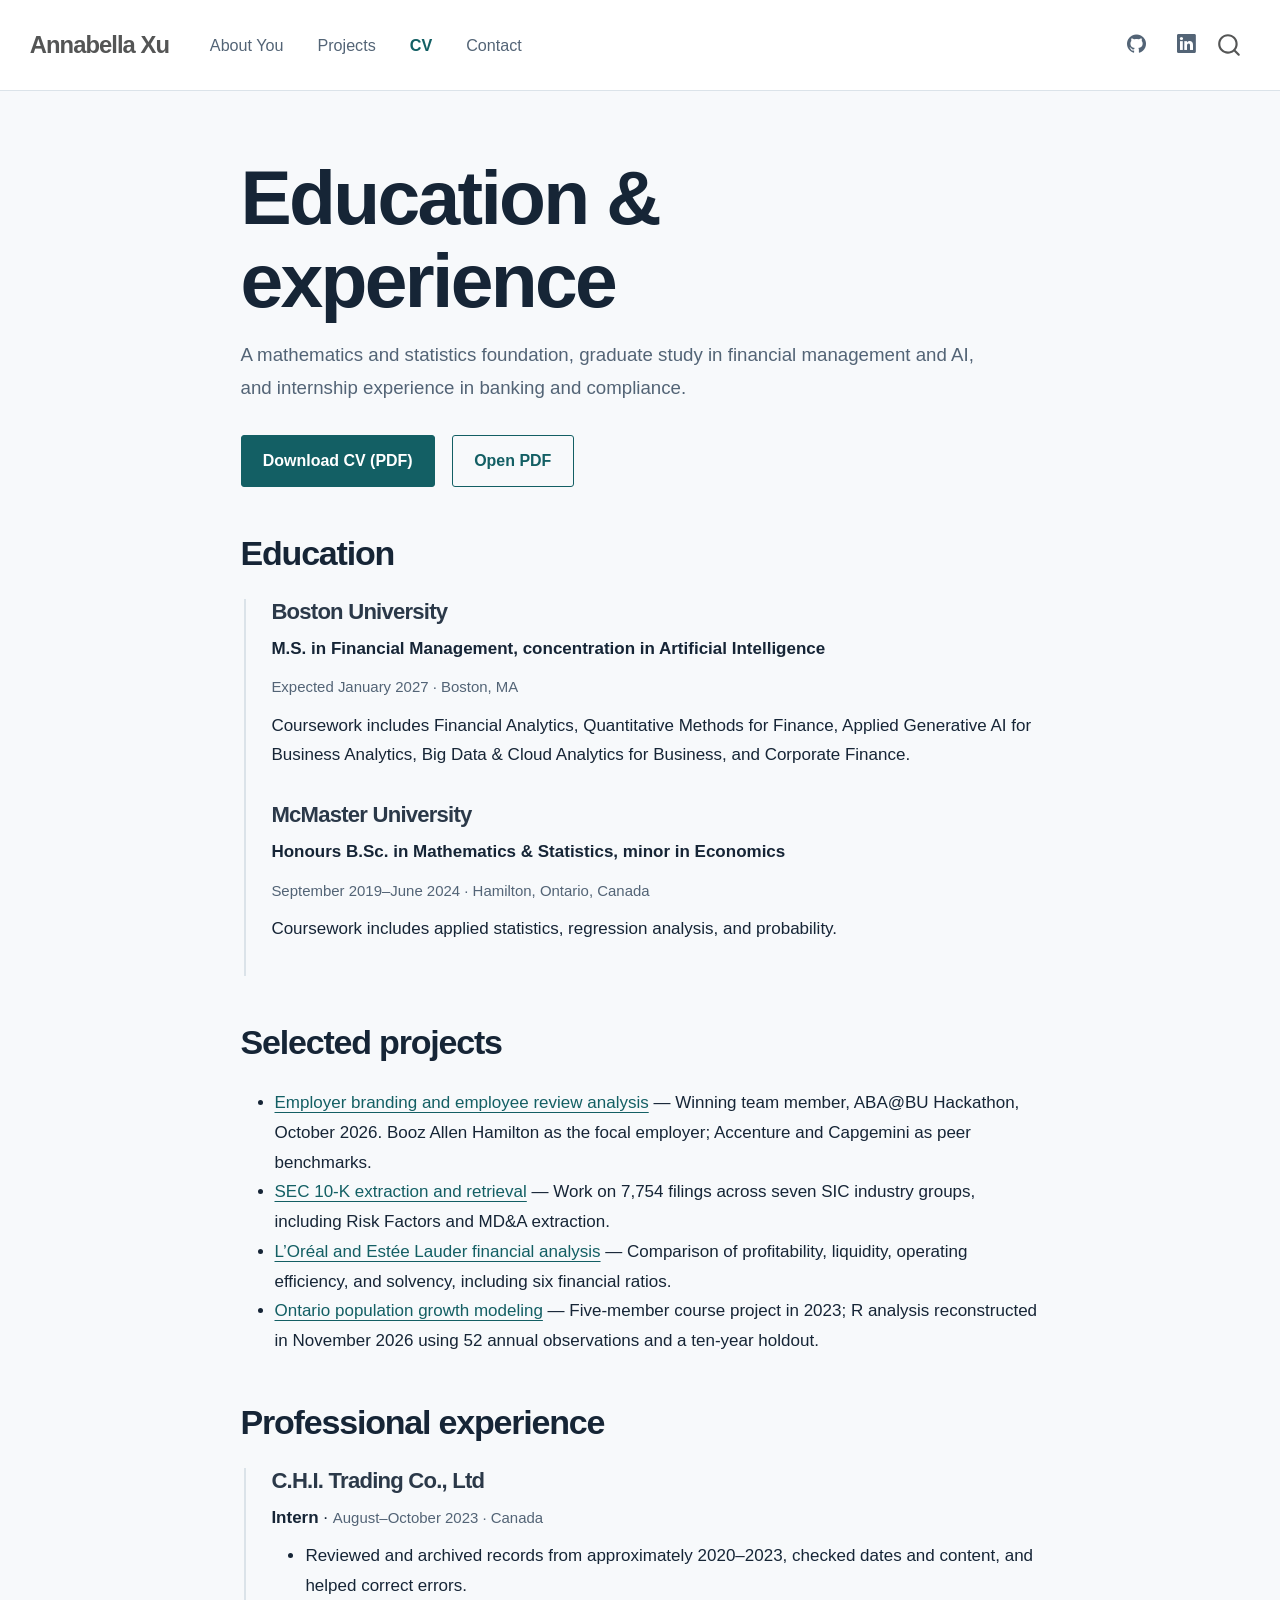
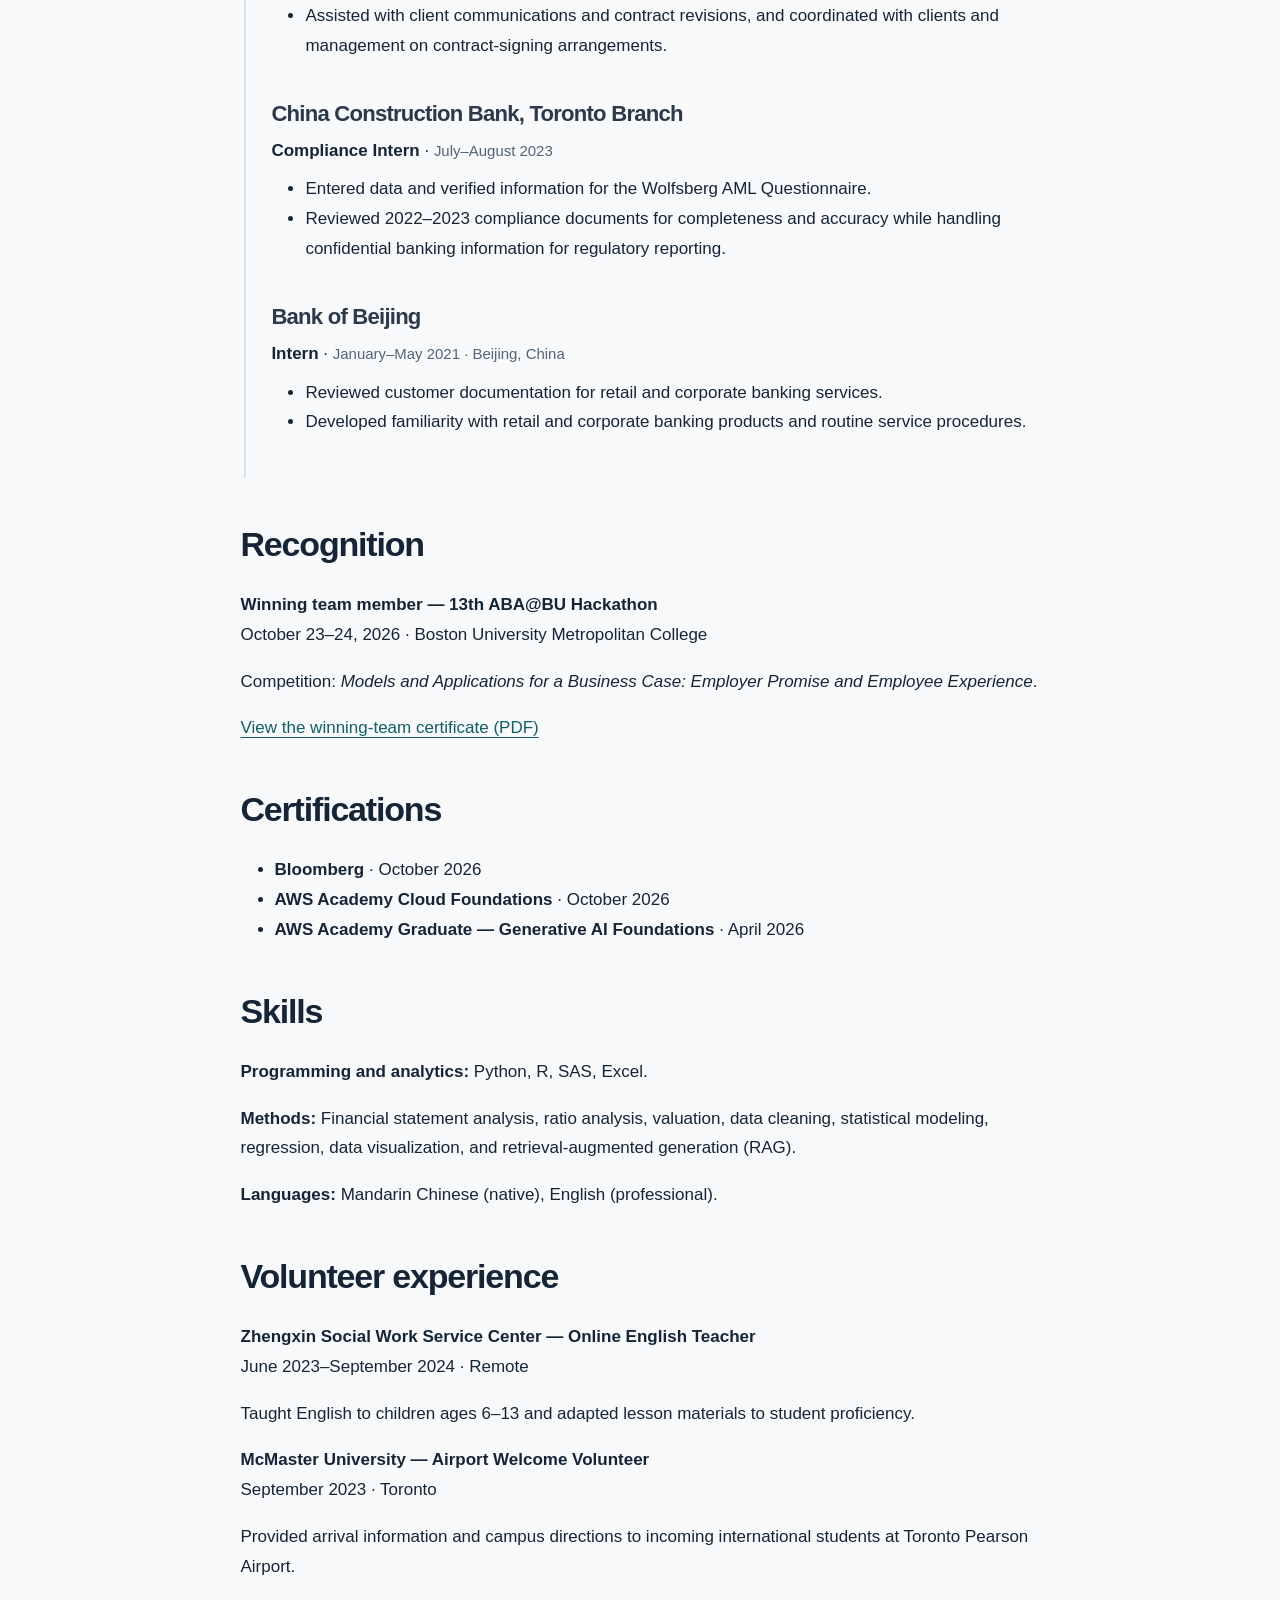
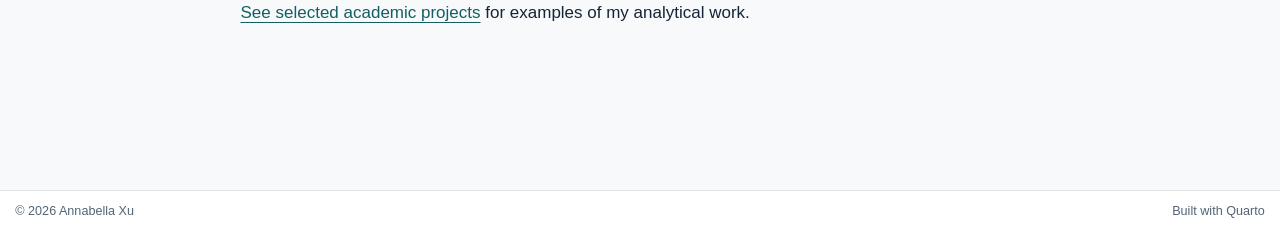
<file: cv.html>
<!DOCTYPE html>
<html xmlns="http://www.w3.org/1999/xhtml" lang="en" xml:lang="en"><head>

<meta charset="utf-8">
<meta name="generator" content="quarto-1.11.9">

<meta name="viewport" content="width=device-width, initial-scale=1.0, user-scalable=yes">


<title>CV – Annabella Xu</title>
<style>
/* Default styles provided by pandoc.
** See https://pandoc.org/MANUAL.html#variables-for-html for config info.
*/
span.smallcaps{font-variant: small-caps;}
div.columns{display: flex; gap: 1.5em;}
div.column{flex: auto;}
@media screen {
div.columns{gap: min(4vw, 1.5em);}
div.column{overflow-x: auto;}
}
div.hanging-indent{margin-left: 1.5em; text-indent: -1.5em;}
ul.task-list{list-style: none;}
ul.task-list li input[type="checkbox"] {
  width: 0.8em;
  margin: 0 0.8em 0.2em -1em; /* quarto-specific, see https://github.com/quarto-dev/quarto-cli/issues/4556 */ 
  vertical-align: middle;
}
</style>


<script src="site_libs/quarto-nav/quarto-nav.js"></script>
<script src="site_libs/quarto-nav/headroom.min.js"></script>
<script src="site_libs/clipboard/clipboard.min.js"></script>
<script src="site_libs/quarto-search/autocomplete.umd.js"></script>
<script src="site_libs/quarto-search/fuse.min.js"></script>
<script src="site_libs/quarto-search/quarto-search.js"></script>
<meta name="quarto:offset" content="./">
<script src="site_libs/quarto-html/quarto.js" type="module"></script>
<script src="site_libs/quarto-html/tabsets/tabsets.js" type="module"></script>
<script src="site_libs/quarto-html/scrollable-regions/scrollable-regions.js" type="module"></script>
<script src="site_libs/quarto-html/popper.min.js"></script>
<script src="site_libs/quarto-html/tippy.umd.min.js"></script>
<link href="site_libs/quarto-html/tippy.css" rel="stylesheet">
<link href="site_libs/quarto-html/quarto-syntax-highlighting-63b5708e65d6cd79cd7618c58d0c21e7.css" rel="stylesheet" id="quarto-text-highlighting-styles">
<script src="site_libs/bootstrap/bootstrap.min.js"></script>
<link href="site_libs/bootstrap/bootstrap-icons.css" rel="stylesheet">
<link href="site_libs/bootstrap/bootstrap-64999f37411380f4c3653135afb599a2.min.css" rel="stylesheet" append-hash="true" id="quarto-bootstrap" data-mode="light">
<script id="quarto-search-options" type="application/json">{
  "location": "navbar",
  "copy-button": false,
  "collapse-after": 3,
  "panel-placement": "end",
  "type": "overlay",
  "limit": 50,
  "keyboard-shortcut": [
    "f",
    "/",
    "s"
  ],
  "show-item-context": false,
  "language": {
    "search-no-results-text": "No results",
    "search-matching-documents-text": "matching documents",
    "search-copy-link-title": "Copy link to search",
    "search-hide-matches-text": "Hide additional matches",
    "search-more-match-text": "more match in this document",
    "search-more-matches-text": "more matches in this document",
    "search-clear-button-title": "Clear",
    "search-text-placeholder": "",
    "search-detached-cancel-button-title": "Cancel",
    "search-submit-button-title": "Submit",
    "search-label": "Search"
  }
}</script>


<link rel="stylesheet" href="styles.css">
</head>

<body class="nav-fixed fullcontent quarto-light"><a id="quarto-skip-link" class="visually-hidden-focusable" href="#quarto-document-content">Skip to main content</a>

<div id="quarto-search-results"></div>
  <header id="quarto-header" class="headroom fixed-top">
    <nav class="navbar navbar-expand-lg " data-bs-theme="dark" aria-label="Site">
      <div class="navbar-container container-fluid">
      <div class="navbar-brand-container mx-auto">
    <a class="navbar-brand" href="./index.html">
    <span class="navbar-title">Annabella Xu</span>
    </a>
  </div>
          <button class="navbar-toggler" type="button" data-bs-toggle="collapse" data-bs-target="#navbarCollapse" aria-controls="navbarCollapse" aria-expanded="false" aria-label="Toggle navigation" onclick="if (window.quartoToggleHeadroom) { window.quartoToggleHeadroom(); }">
  <span class="navbar-toggler-icon"></span>
</button>
          <div class="collapse navbar-collapse" id="navbarCollapse">
            <ul class="navbar-nav navbar-nav-scroll me-auto">
  <li class="nav-item">
    <a class="nav-link" href="./index.html"> 
<span class="menu-text">About You</span></a>
  </li>  
  <li class="nav-item">
    <a class="nav-link" href="./projects.html"> 
<span class="menu-text">Projects</span></a>
  </li>  
  <li class="nav-item">
    <a class="nav-link active" href="./cv.html" aria-current="page"> 
<span class="menu-text">CV</span></a>
  </li>  
  <li class="nav-item">
    <a class="nav-link" href="./contact.html"> 
<span class="menu-text">Contact</span></a>
  </li>  
</ul>
            <ul class="navbar-nav navbar-nav-scroll ms-auto">
  <li class="nav-item compact">
    <a class="nav-link" href="https://github.com/Annabella-Xu"> <i class="bi bi-github" role="img" aria-label="GitHub profile">
</i> 
<span class="menu-text"></span></a>
  </li>  
  <li class="nav-item compact">
    <a class="nav-link" href="https://www.linkedin.com/in/annabella-xu-118167278/"> <i class="bi bi-linkedin" role="img" aria-label="LinkedIn profile">
</i> 
<span class="menu-text"></span></a>
  </li>  
</ul>
          </div> <!-- /navcollapse -->
            <div class="quarto-navbar-tools">
</div>
            <div id="quarto-search" class="" title="Search"></div>
      </div> <!-- /container-fluid -->
    </nav>
</header>
<!-- content -->
<div id="quarto-content" class="quarto-container page-columns page-rows-contents page-layout-article page-navbar">
<!-- sidebar -->
<!-- margin-sidebar -->
    
<!-- main -->
<main class="content" id="quarto-document-content" tabindex="-1"><header id="title-block-header" class="quarto-title-block"><h1 class="title display-7">CV</h1></header>

<header id="title-block-header">


</header>


<section id="education-experience" class="level1">
<h1>Education &amp; experience</h1>
<div class="page-intro">
<p>A mathematics and statistics foundation, graduate study in financial management and AI, and internship experience in banking and compliance.</p>
</div>
<div class="actions"><a class="portfolio-button" href="assets/Annabella-Xu-Resume.pdf" download="Annabella-Xu-Resume.pdf">Download CV (PDF)</a><a class="portfolio-button secondary" href="assets/Annabella-Xu-Resume.pdf" target="_blank" rel="noopener">Open PDF</a></div>
<section id="education" class="level2">
<h2 data-anchor-id="education">Education</h2>
<section id="boston-university" class="level3 timeline">
<h3 data-anchor-id="boston-university">Boston University</h3>
<p><strong>M.S. in Financial Management, concentration in Artificial Intelligence</strong></p>
<p><span class="date">Expected January 2027 · Boston, MA</span></p>
<p>Coursework includes Financial Analytics, Quantitative Methods for Finance, Applied Generative AI for Business Analytics, Big Data &amp; Cloud Analytics for Business, and Corporate Finance.</p>
</section>
<section id="mcmaster-university" class="level3 timeline">
<h3 data-anchor-id="mcmaster-university">McMaster University</h3>
<p><strong>Honours B.Sc. in Mathematics &amp; Statistics, minor in Economics</strong></p>
<p><span class="date">September 2019–June 2024 · Hamilton, Ontario, Canada</span></p>
<p>Coursework includes applied statistics, regression analysis, and probability.</p>
</section>
</section>
<section id="selected-projects" class="level2">
<h2 data-anchor-id="selected-projects">Selected projects</h2>
<ul>
<li><strong><a href="./hackathon.html">Employer branding and employee review analysis</a></strong> — Winning team member, ABA@BU Hackathon, October 2026. Booz Allen Hamilton as the focal employer; Accenture and Capgemini as peer benchmarks.</li>
<li><strong><a href="./projects.html#sec-retrieval">SEC 10-K extraction and retrieval</a></strong> — Work on 7,754 filings across seven SIC industry groups, including Risk Factors and MD&amp;A extraction.</li>
<li><strong><a href="./projects.html#financial-analysis">L’Oréal and Estée Lauder financial analysis</a></strong> — Comparison of profitability, liquidity, operating efficiency, and solvency, including six financial ratios.</li>
<li><strong><a href="./population.html">Ontario population growth modeling</a></strong> — Five-member course project in 2023; R analysis reconstructed in November 2026 using 52 annual observations and a ten-year holdout.</li>
</ul>
</section>
<section id="professional-experience" class="level2">
<h2 data-anchor-id="professional-experience">Professional experience</h2>
<section id="c.h.i.-trading-co.-ltd" class="level3 timeline">
<h3 data-anchor-id="c.h.i.-trading-co.-ltd">C.H.I. Trading Co., Ltd</h3>
<p><strong>Intern</strong> · <span class="date">August–October 2023 · Canada</span></p>
<ul>
<li>Reviewed and archived records from approximately 2020–2023, checked dates and content, and helped correct errors.</li>
<li>Assisted with client communications and contract revisions, and coordinated with clients and management on contract-signing arrangements.</li>
</ul>
</section>
<section id="china-construction-bank-toronto-branch" class="level3 timeline">
<h3 data-anchor-id="china-construction-bank-toronto-branch">China Construction Bank, Toronto Branch</h3>
<p><strong>Compliance Intern</strong> · <span class="date">July–August 2023</span></p>
<ul>
<li>Entered data and verified information for the Wolfsberg AML Questionnaire.</li>
<li>Reviewed 2022–2023 compliance documents for completeness and accuracy while handling confidential banking information for regulatory reporting.</li>
</ul>
</section>
<section id="bank-of-beijing" class="level3 timeline">
<h3 data-anchor-id="bank-of-beijing">Bank of Beijing</h3>
<p><strong>Intern</strong> · <span class="date">January–May 2021 · Beijing, China</span></p>
<ul>
<li>Reviewed customer documentation for retail and corporate banking services.</li>
<li>Developed familiarity with retail and corporate banking products and routine service procedures.</li>
</ul>
</section>
</section>
<section id="recognition" class="level2">
<h2 data-anchor-id="recognition">Recognition</h2>
<p><strong>Winning team member — 13th ABA@BU Hackathon</strong><br>
October 23–24, 2026 · Boston University Metropolitan College</p>
<p>Competition: <em>Models and Applications for a Business Case: Employer Promise and Employee Experience</em>.</p>
<p><a href="assets/hackathon/ABA-BU-Winning-Team-Certificate.pdf">View the winning-team certificate (PDF)</a></p>
</section>
<section id="certifications" class="level2">
<h2 data-anchor-id="certifications">Certifications</h2>
<ul>
<li><strong>Bloomberg</strong> · October 2026</li>
<li><strong>AWS Academy Cloud Foundations</strong> · October 2026</li>
<li><strong>AWS Academy Graduate — Generative AI Foundations</strong> · April 2026</li>
</ul>
</section>
<section id="skills" class="level2">
<h2 data-anchor-id="skills">Skills</h2>
<p><strong>Programming and analytics:</strong> Python, R, SAS, Excel.</p>
<p><strong>Methods:</strong> Financial statement analysis, ratio analysis, valuation, data cleaning, statistical modeling, regression, data visualization, and retrieval-augmented generation (RAG).</p>
<p><strong>Languages:</strong> Mandarin Chinese (native), English (professional).</p>
</section>
<section id="volunteer-experience" class="level2">
<h2 data-anchor-id="volunteer-experience">Volunteer experience</h2>
<p><strong>Zhengxin Social Work Service Center — Online English Teacher</strong><br>
June 2023–September 2024 · Remote</p>
<p>Taught English to children ages 6–13 and adapted lesson materials to student proficiency.</p>
<p><strong>McMaster University — Airport Welcome Volunteer</strong><br>
September 2023 · Toronto</p>
<p>Provided arrival information and campus directions to incoming international students at Toronto Pearson Airport.</p>
<p><a href="./projects.html">See selected academic projects</a> for examples of my analytical work.</p>


</section>
</section>

</main> <!-- /main -->
<script id="quarto-html-after-body" type="application/javascript">
  window.document.addEventListener("DOMContentLoaded", function (event) {
    const isCodeAnnotation = (el) => {
      for (const clz of el.classList) {
        if (clz.startsWith('code-annotation-')) {                     
          return true;
        }
      }
      return false;
    }
    const onCopySuccess = function(e) {
      // button target
      const button = e.trigger;
      // don't keep focus
      button.blur();
      // flash "checked"
      button.classList.add('code-copy-button-checked');
      var currentTitle = button.getAttribute("title");
      button.setAttribute("title", "Copied!");
      let tooltip;
      if (window.bootstrap) {
        button.setAttribute("data-bs-toggle", "tooltip");
        button.setAttribute("data-bs-placement", "left");
        button.setAttribute("data-bs-title", "Copied!");
        tooltip = new bootstrap.Tooltip(button, 
          { trigger: "manual", 
            customClass: "code-copy-button-tooltip",
            offset: [0, -8]});
        tooltip.show();    
      }
      setTimeout(function() {
        if (tooltip) {
          tooltip.hide();
          button.removeAttribute("data-bs-title");
          button.removeAttribute("data-bs-toggle");
          button.removeAttribute("data-bs-placement");
        }
        button.setAttribute("title", currentTitle);
        button.classList.remove('code-copy-button-checked');
      }, 1000);
      // clear code selection
      e.clearSelection();
    }
    const getTextToCopy = function(trigger) {
      const outerScaffold = trigger.parentElement.cloneNode(true);
      const codeEl = outerScaffold.querySelector('code');
      for (const childEl of codeEl.children) {
        if (isCodeAnnotation(childEl)) {
          childEl.remove();
        }
      }
      return codeEl.innerText;
    }
    const clipboard = new window.ClipboardJS('.code-copy-button:not([data-in-quarto-modal])', {
      text: getTextToCopy
    });
    clipboard.on('success', onCopySuccess);
    if (window.document.getElementById('quarto-embedded-source-code-modal')) {
      const clipboardModal = new window.ClipboardJS('.code-copy-button[data-in-quarto-modal]', {
        text: getTextToCopy,
        container: window.document.getElementById('quarto-embedded-source-code-modal')
      });
      clipboardModal.on('success', onCopySuccess);
    }
      var localhostRegex = new RegExp(/^(?:http|https):\/\/localhost\:?[0-9]*\//);
      var mailtoRegex = new RegExp(/^mailto:/);
        var filterRegex = new RegExp("https:\/\/annabella-xu\.github\.io");
      const newWindowLabel = "(opens in a new tab)";
      const newWindowNoteId = "quarto-ext-newwindow-label";
      // Links reference one hidden label through aria-describedby, so the
      // announcement never changes their accessible name.
      var describeNewWindow = (link) => {
        if (!window.document.getElementById(newWindowNoteId)) {
          var newWindowNote = window.document.createElement("span");
          newWindowNote.id = newWindowNoteId;
          newWindowNote.hidden = true;
          newWindowNote.textContent = newWindowLabel;
          window.document.body.appendChild(newWindowNote);
        }
        var describedBy = (link.getAttribute("aria-describedby") || "").split(/\s+/).filter(Boolean);
        if (!describedBy.includes(newWindowNoteId)) {
          describedBy.push(newWindowNoteId);
          link.setAttribute("aria-describedby", describedBy.join(" "));
        }
      }
      var isInternal = (href) => {
          return filterRegex.test(href) || localhostRegex.test(href) || mailtoRegex.test(href);
      }
      // Inspect non-navigation links and adorn them if external
      window.quartoDecorateExternalLinks = function (root) {
     var links = (root || window.document).querySelectorAll('a[href]:not(.nav-link):not(.navbar-brand):not(.toc-action):not(.sidebar-link):not(.sidebar-item-toggle):not(.pagination-link):not(.no-external):not([aria-hidden]):not(.dropdown-item):not(.quarto-navigation-tool):not(.about-link)');
      for (var i=0; i<links.length; i++) {
        const link = links[i];
        if (!isInternal(link.href)) {
          // undo the damage that might have been done by quarto-nav.js in the case of
          // links that we want to consider external
          if (link.dataset.originalHref !== undefined) {
            link.href = link.dataset.originalHref;
          }
            // target, if specified
            link.setAttribute("target", "_blank");
            if (link.getAttribute("rel") === null) {
              link.setAttribute("rel", "noopener");
            }
            describeNewWindow(link);
          if (!link.classList.contains('no-external-icon')) {
          }
        }
      }
      };
      window.quartoDecorateExternalLinks(window.document);
    // Esc closes the popup (WCAG 1.4.13) and focus leaving both trigger and
    // popup closes it (WCAG 2.4.11); tippy handles neither for interactive popups.
    const hideOnEscAndFocusOut = {
      name: 'hideOnEscAndFocusOut',
      defaultValue: true,
      fn(instance) {
        const dismiss = () => {
          // A show scheduled by the trigger delay would otherwise reopen it
          instance.clearDelayTimeouts();
          instance.hide();
        };
        const onKeyDown = (event) => {
          if (event.key !== 'Escape') {
            return;
          }
          // Keep Esc from also reaching page handlers (e.g. reveal.js overview),
          // except an open reveal.js slide menu, which Esc should close too.
          // The menu handles keys only when its keyboard option is on.
          const menuHandlesEsc = window.Reveal?.getPlugin?.('menu')?.isOpen() &&
            window.Reveal.getConfig().menu?.keyboard !== false;
          if (!menuHandlesEsc) {
            event.stopPropagation();
          }
          if (instance.popper.contains(window.document.activeElement)) {
            // Disabled while refocusing so the focus trigger does not reopen it
            instance.disable();
            instance.reference.focus();
            instance.enable();
          }
          dismiss();
        };
        const onFocusOut = (event) => {
          const target = event.relatedTarget;
          if (target && !instance.reference.contains(target) &&
              !instance.popper.contains(target)) {
            dismiss();
          }
        };
        // On the trigger too: a click trigger (code-annotations: select) has no
        // blur handling. Attached for the instance's lifetime so leaving the
        // trigger also cancels a show still pending on the trigger delay.
        instance.reference.addEventListener('focusout', onFocusOut);
        return {
          onShow() {
            window.document.addEventListener('keydown', onKeyDown, true);
            instance.popper.addEventListener('focusout', onFocusOut);
          },
          onHide() {
            window.document.removeEventListener('keydown', onKeyDown, true);
            instance.popper.removeEventListener('focusout', onFocusOut);
          },
          onDestroy() {
            instance.reference.removeEventListener('focusout', onFocusOut);
          },
        };
      },
    };
    function tippyHover(el, contentFn, onTriggerFn, onUntriggerFn) {
      const config = {
        allowHTML: true,
        maxWidth: 500,
        delay: 100,
        arrow: false,
        appendTo: function(el) {
            return el.parentElement;
        },
        interactive: true,
        interactiveBorder: 10,
        theme: 'quarto',
        placement: 'bottom-start',
        plugins: [hideOnEscAndFocusOut],
      };
      if (contentFn) {
        config.content = contentFn;
      }
      if (onTriggerFn) {
        config.onTrigger = onTriggerFn;
      }
      if (onUntriggerFn) {
        config.onUntrigger = onUntriggerFn;
      }
      window.tippy(el, config); 
    }
    const noterefs = window.document.querySelectorAll('a[role="doc-noteref"]');
    for (var i=0; i<noterefs.length; i++) {
      const ref = noterefs[i];
      tippyHover(ref, function() {
        // use id or data attribute instead here
        let href = ref.getAttribute('data-footnote-href') || ref.getAttribute('href');
        try { href = new URL(href).hash; } catch {}
        const id = href.replace(/^#\/?/, "");
        const note = window.document.getElementById(id);
        if (note) {
          return note.innerHTML;
        } else {
          return "";
        }
      });
    }
    const xrefs = window.document.querySelectorAll('a.quarto-xref');
    const processXRef = (id, note) => {
      // Strip column container classes
      const stripColumnClz = (el) => {
        el.classList.remove("page-full", "page-columns");
        if (el.children) {
          for (const child of el.children) {
            stripColumnClz(child);
          }
        }
      }
      stripColumnClz(note)
      if (id === null || id.startsWith('sec-')) {
        // Special case sections, only their first couple elements
        const container = document.createElement("div");
        if (note.children && note.children.length > 2) {
          container.appendChild(note.children[0].cloneNode(true));
          for (let i = 1; i < note.children.length; i++) {
            const child = note.children[i];
            if (child.tagName === "P" && child.innerText === "") {
              continue;
            } else {
              container.appendChild(child.cloneNode(true));
              break;
            }
          }
          if (window.Quarto?.typesetMath) {
            window.Quarto.typesetMath(container);
          }
          return container.innerHTML
        } else {
          if (window.Quarto?.typesetMath) {
            window.Quarto.typesetMath(note);
          }
          return note.innerHTML;
        }
      } else {
        // Remove any anchor links if they are present
        const anchorLink = note.querySelector('a.anchorjs-link');
        if (anchorLink) {
          anchorLink.remove();
        }
        if (window.Quarto?.typesetMath) {
          window.Quarto.typesetMath(note);
        }
        if (note.classList.contains("callout")) {
          return note.outerHTML;
        } else {
          return note.innerHTML;
        }
      }
    }
    for (var i=0; i<xrefs.length; i++) {
      const xref = xrefs[i];
      tippyHover(xref, undefined, function(instance) {
        instance.disable();
        let url = xref.getAttribute('href');
        let hash = undefined; 
        if (url.startsWith('#')) {
          hash = url;
        } else {
          try { hash = new URL(url).hash; } catch {}
        }
        if (hash) {
          const id = hash.replace(/^#\/?/, "");
          const note = window.document.getElementById(id);
          if (note !== null) {
            try {
              const html = processXRef(id, note.cloneNode(true));
              instance.setContent(html);
            } finally {
              instance.enable();
              instance.show();
            }
          } else {
            // See if we can fetch this
            fetch(url.split('#')[0])
            .then(res => res.text())
            .then(html => {
              const parser = new DOMParser();
              const htmlDoc = parser.parseFromString(html, "text/html");
              const note = htmlDoc.getElementById(id);
              if (note !== null) {
                const html = processXRef(id, note);
                instance.setContent(html);
              } 
            }).finally(() => {
              instance.enable();
              instance.show();
            });
          }
        } else {
          // See if we can fetch a full url (with no hash to target)
          // This is a special case and we should probably do some content thinning / targeting
          fetch(url)
          .then(res => res.text())
          .then(html => {
            const parser = new DOMParser();
            const htmlDoc = parser.parseFromString(html, "text/html");
            const note = htmlDoc.querySelector('main.content');
            if (note !== null) {
              // This should only happen for chapter cross references
              // (since there is no id in the URL)
              // remove the first header
              if (note.children.length > 0 && note.children[0].tagName === "HEADER") {
                note.children[0].remove();
              }
              const html = processXRef(null, note);
              instance.setContent(html);
            } 
          }).finally(() => {
            instance.enable();
            instance.show();
          });
        }
      }, function(instance) {
      });
    }
        let selectedAnnoteEl;
        const selectorForAnnotation = ( cell, annotation) => {
          let cellAttr = 'data-code-cell="' + cell + '"';
          let lineAttr = 'data-code-annotation="' +  annotation + '"';
          const selector = 'span[' + cellAttr + '][' + lineAttr + ']';
          return selector;
        }
        const selectCodeLines = (annoteEl) => {
          const doc = window.document;
          const targetCell = annoteEl.getAttribute("data-target-cell");
          const targetAnnotation = annoteEl.getAttribute("data-target-annotation");
          const annoteSpan = window.document.querySelector(selectorForAnnotation(targetCell, targetAnnotation));
          const lines = annoteSpan.getAttribute("data-code-lines").split(",");
          const lineIds = lines.map((line) => {
            return targetCell + "-" + line;
          })
          // Each band is positioned against its own containing block, which is
          // not the offsetParent of the lines, so place it from client rects.
          const placeBand = (band, firstEl, lastEl, codeBlock) => {
            const container = band.offsetParent;
            if (container === null) {
              return;
            }
            const containerRect = container.getBoundingClientRect();
            // Reveal.js scales slides with a transform, so convert client
            // pixels back to the CSS pixels of the container.
            const scale = containerRect.height / container.offsetHeight || 1;
            const firstRect = firstEl.getBoundingClientRect();
            const lastRect = lastEl.getBoundingClientRect();
            const top = (firstRect.top - containerRect.top) / scale - container.clientTop + container.scrollTop;
            const height = (lastRect.bottom - firstRect.top) / scale;
            band.style.top = top - 2 + "px";
            band.style.height = height + 4 + "px";
            if (codeBlock) {
              // Without the copy button wrapper, the containing block is wider
              // than the code block, so span the code block explicitly.
              const blockRect = codeBlock.getBoundingClientRect();
              band.style.left = (blockRect.left - containerRect.left) / scale - container.clientLeft + container.scrollLeft + "px";
              band.style.width = blockRect.width / scale + "px";
            }
          };
          if (lineIds.length > 0) {
            const el = window.document.getElementById(lineIds[0]);
            const lastEl = window.document.getElementById(lineIds[lineIds.length - 1]);
            const parent = el.parentElement.parentElement;
            // cook up a div (if necessary) and position it
            let div = window.document.getElementById("code-annotation-line-highlight");
            if (div === null) {
              div = window.document.createElement("div");
              div.setAttribute("id", "code-annotation-line-highlight");
              div.style.position = 'absolute';
              parent.appendChild(div);
            }
            placeBand(div, el, lastEl, parent.closest("div.sourceCode") || parent);
            let gutterDiv = window.document.getElementById("code-annotation-line-highlight-gutter");
            if (gutterDiv === null) {
              gutterDiv = window.document.createElement("div");
              gutterDiv.setAttribute("id", "code-annotation-line-highlight-gutter");
              gutterDiv.style.position = 'absolute';
              const codeCell = window.document.getElementById(targetCell);
              const gutter = codeCell.querySelector('.code-annotation-gutter');
              gutter.appendChild(gutterDiv);
            }
            placeBand(gutterDiv, el, lastEl);
            selectedAnnoteEl = annoteEl;
          }
        };
        const unselectCodeLines = () => {
          const elementsIds = ["code-annotation-line-highlight", "code-annotation-line-highlight-gutter"];
          elementsIds.forEach((elId) => {
            const div = window.document.getElementById(elId);
            if (div) {
              div.remove();
            }
          });
          selectedAnnoteEl = undefined;
        };
          // Handle positioning of the toggle
      window.addEventListener(
        "resize",
        throttle(() => {
          elRect = undefined;
          if (selectedAnnoteEl) {
            selectCodeLines(selectedAnnoteEl);
          }
        }, 10)
      );
      function throttle(fn, ms) {
      let throttle = false;
      let timer;
        return (...args) => {
          if(!throttle) { // first call gets through
              fn.apply(this, args);
              throttle = true;
          } else { // all the others get throttled
              if(timer) clearTimeout(timer); // cancel #2
              timer = setTimeout(() => {
                fn.apply(this, args);
                timer = throttle = false;
              }, ms);
          }
        };
      }
        // Attach click handler to the DT
        const annoteDls = window.document.querySelectorAll('dt[data-target-cell]');
        for (const annoteDlNode of annoteDls) {
          annoteDlNode.addEventListener('click', (event) => {
            const clickedEl = event.target;
            if (clickedEl !== selectedAnnoteEl) {
              unselectCodeLines();
              const activeEl = window.document.querySelector('dt[data-target-cell].code-annotation-active');
              if (activeEl) {
                activeEl.classList.remove('code-annotation-active');
              }
              selectCodeLines(clickedEl);
              clickedEl.classList.add('code-annotation-active');
            } else {
              // Unselect the line
              unselectCodeLines();
              clickedEl.classList.remove('code-annotation-active');
            }
          });
        }
    const findCites = (el) => {
      const parentEl = el.parentElement;
      if (parentEl) {
        const cites = parentEl.dataset.cites;
        if (cites) {
          return {
            el,
            cites: cites.split(' ')
          };
        } else {
          return findCites(el.parentElement)
        }
      } else {
        return undefined;
      }
    };
    var bibliorefs = window.document.querySelectorAll('a[role="doc-biblioref"]');
    for (var i=0; i<bibliorefs.length; i++) {
      const ref = bibliorefs[i];
      const citeInfo = findCites(ref);
      if (citeInfo) {
        tippyHover(citeInfo.el, function() {
          var popup = window.document.createElement('div');
          citeInfo.cites.forEach(function(cite) {
            var citeDiv = window.document.createElement('div');
            citeDiv.classList.add('hanging-indent');
            citeDiv.classList.add('csl-entry');
            var biblioDiv = window.document.getElementById('ref-' + cite);
            if (biblioDiv) {
              citeDiv.innerHTML = biblioDiv.innerHTML;
            }
            popup.appendChild(citeDiv);
          });
          return popup.innerHTML;
        });
      }
    }
  });
  </script>
  <script type="application/javascript">
  window.quartoScrollableRegionsLabels = {"code":"Scrollable code","output":"Scrollable output"};
  </script>
</div> <!-- /content -->
<footer class="footer">
  <div class="nav-footer">
    <div class="nav-footer-left">
<p>© 2026 Annabella Xu</p>
</div>   
    <div class="nav-footer-center">
      &nbsp;
    </div>
    <div class="nav-footer-right">
<p>Built with Quarto</p>
</div>
  </div>
</footer>




</body></html>
</file>
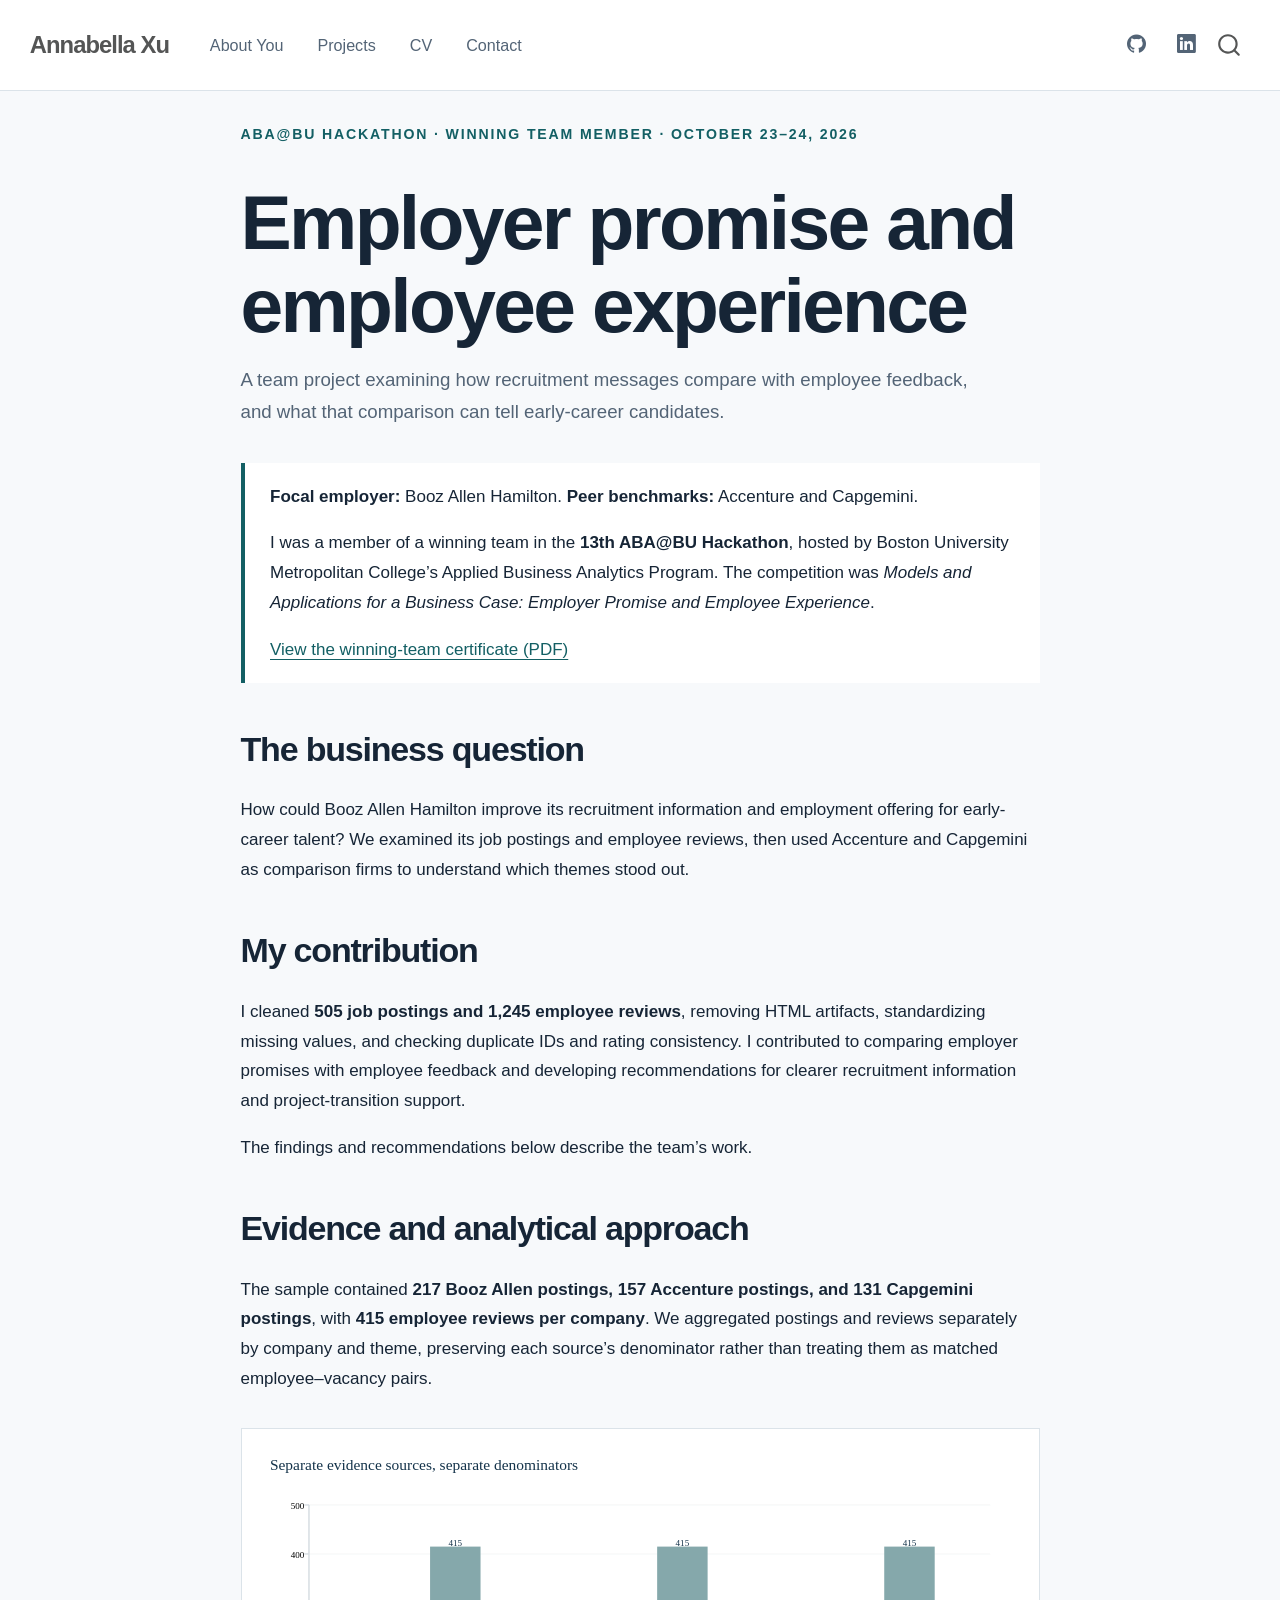
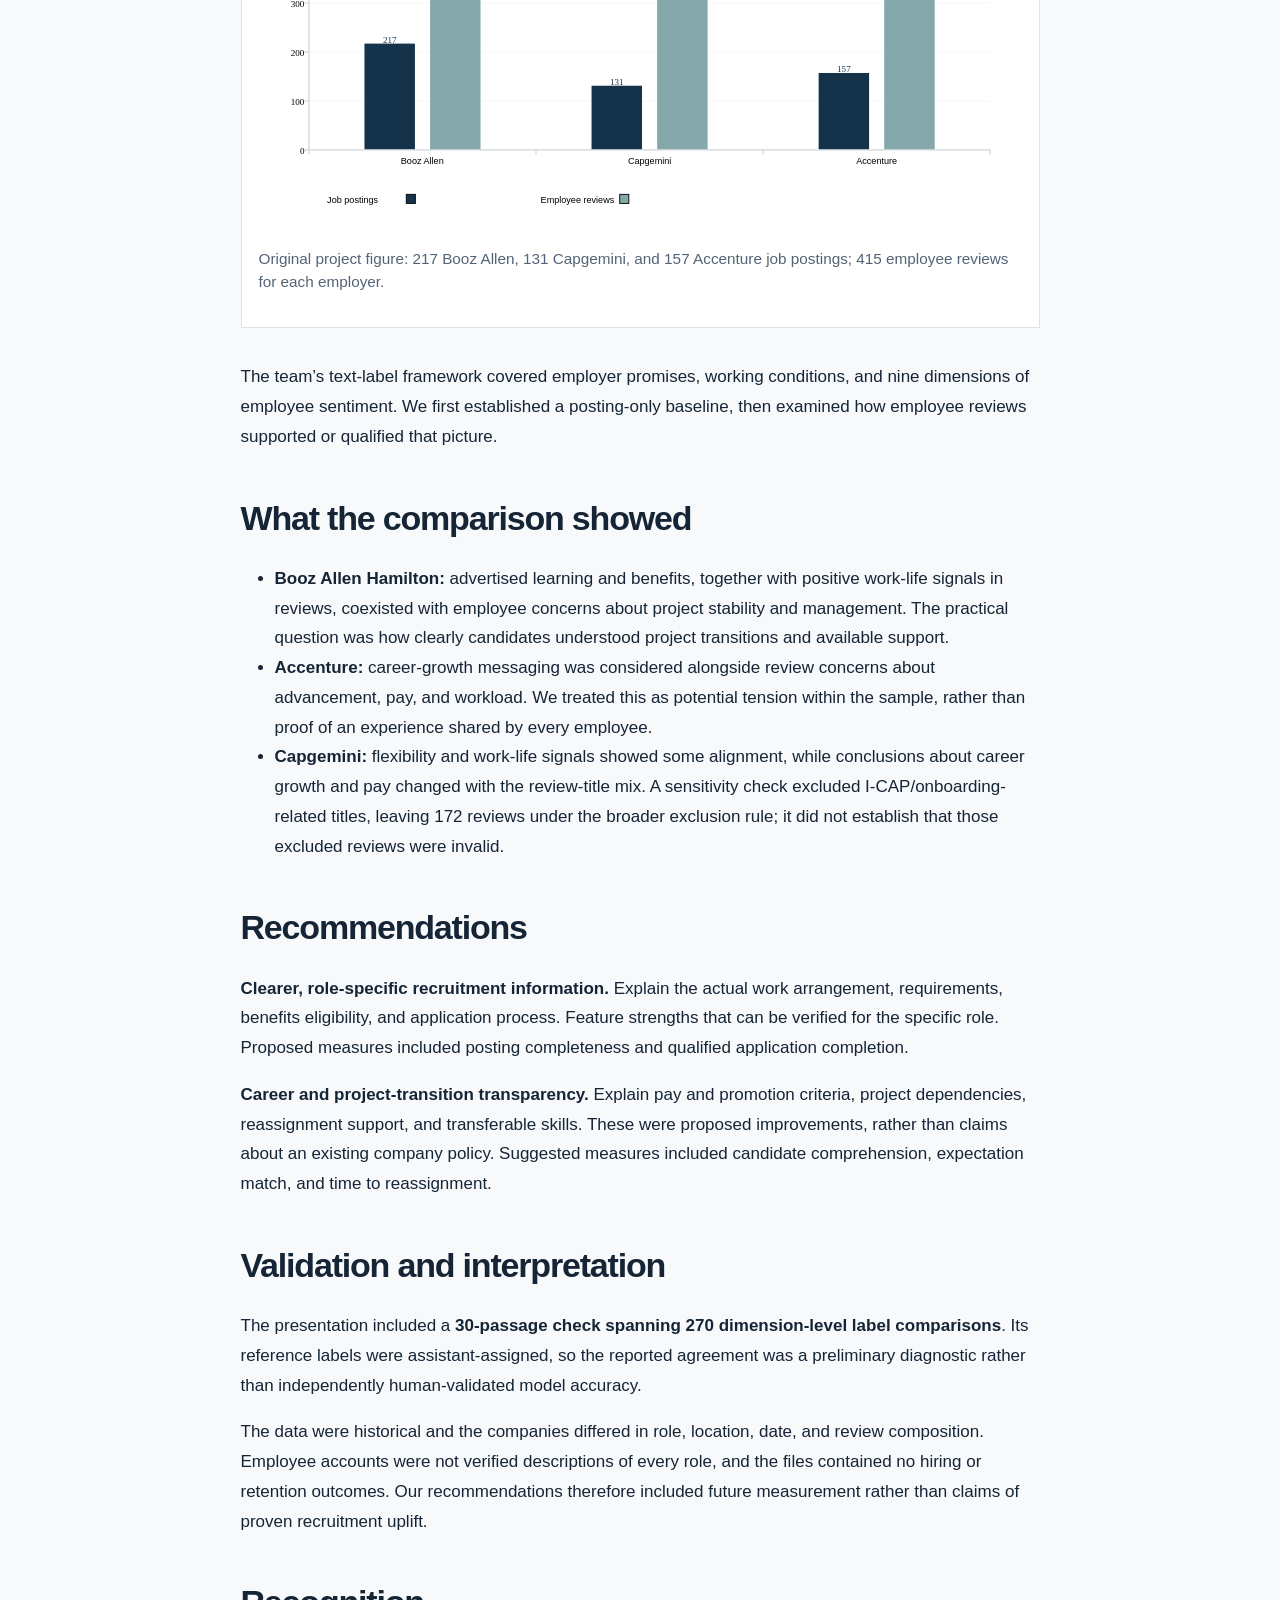
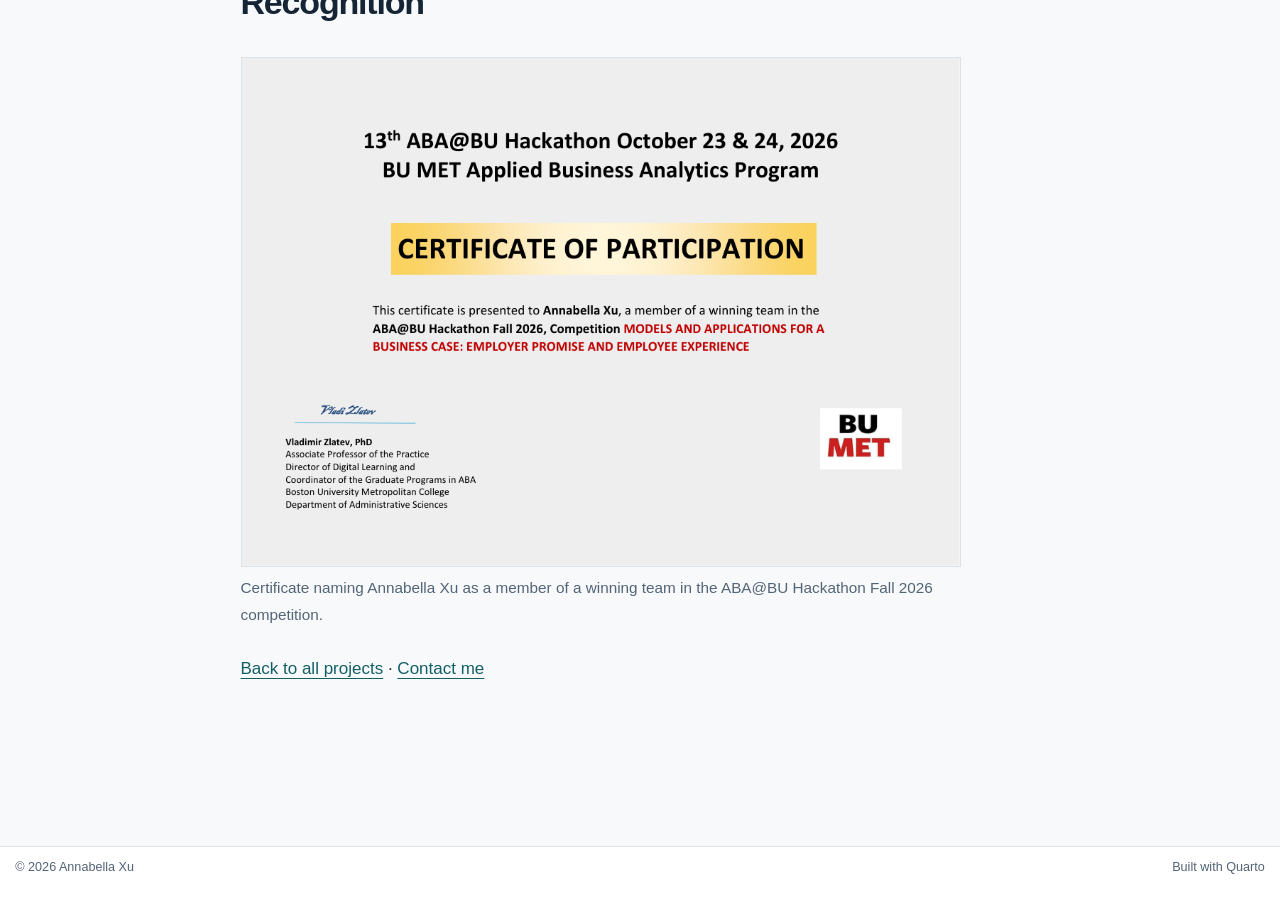
<file: hackathon.html>
<!DOCTYPE html>
<html xmlns="http://www.w3.org/1999/xhtml" lang="en" xml:lang="en"><head>

<meta charset="utf-8">
<meta name="generator" content="quarto-1.11.9">

<meta name="viewport" content="width=device-width, initial-scale=1.0, user-scalable=yes">


<title>Hackathon case study – Annabella Xu</title>
<style>
/* Default styles provided by pandoc.
** See https://pandoc.org/MANUAL.html#variables-for-html for config info.
*/
span.smallcaps{font-variant: small-caps;}
div.columns{display: flex; gap: 1.5em;}
div.column{flex: auto;}
@media screen {
div.columns{gap: min(4vw, 1.5em);}
div.column{overflow-x: auto;}
}
div.hanging-indent{margin-left: 1.5em; text-indent: -1.5em;}
ul.task-list{list-style: none;}
ul.task-list li input[type="checkbox"] {
  width: 0.8em;
  margin: 0 0.8em 0.2em -1em; /* quarto-specific, see https://github.com/quarto-dev/quarto-cli/issues/4556 */ 
  vertical-align: middle;
}
</style>


<script src="site_libs/quarto-nav/quarto-nav.js"></script>
<script src="site_libs/quarto-nav/headroom.min.js"></script>
<script src="site_libs/clipboard/clipboard.min.js"></script>
<script src="site_libs/quarto-search/autocomplete.umd.js"></script>
<script src="site_libs/quarto-search/fuse.min.js"></script>
<script src="site_libs/quarto-search/quarto-search.js"></script>
<meta name="quarto:offset" content="./">
<script src="site_libs/quarto-html/quarto.js" type="module"></script>
<script src="site_libs/quarto-html/tabsets/tabsets.js" type="module"></script>
<script src="site_libs/quarto-html/scrollable-regions/scrollable-regions.js" type="module"></script>
<script src="site_libs/quarto-html/popper.min.js"></script>
<script src="site_libs/quarto-html/tippy.umd.min.js"></script>
<link href="site_libs/quarto-html/tippy.css" rel="stylesheet">
<link href="site_libs/quarto-html/quarto-syntax-highlighting-63b5708e65d6cd79cd7618c58d0c21e7.css" rel="stylesheet" id="quarto-text-highlighting-styles">
<script src="site_libs/bootstrap/bootstrap.min.js"></script>
<link href="site_libs/bootstrap/bootstrap-icons.css" rel="stylesheet">
<link href="site_libs/bootstrap/bootstrap-64999f37411380f4c3653135afb599a2.min.css" rel="stylesheet" append-hash="true" id="quarto-bootstrap" data-mode="light">
<script id="quarto-search-options" type="application/json">{
  "location": "navbar",
  "copy-button": false,
  "collapse-after": 3,
  "panel-placement": "end",
  "type": "overlay",
  "limit": 50,
  "keyboard-shortcut": [
    "f",
    "/",
    "s"
  ],
  "show-item-context": false,
  "language": {
    "search-no-results-text": "No results",
    "search-matching-documents-text": "matching documents",
    "search-copy-link-title": "Copy link to search",
    "search-hide-matches-text": "Hide additional matches",
    "search-more-match-text": "more match in this document",
    "search-more-matches-text": "more matches in this document",
    "search-clear-button-title": "Clear",
    "search-text-placeholder": "",
    "search-detached-cancel-button-title": "Cancel",
    "search-submit-button-title": "Submit",
    "search-label": "Search"
  }
}</script>


<link rel="stylesheet" href="styles.css">
</head>

<body class="nav-fixed fullcontent quarto-light"><a id="quarto-skip-link" class="visually-hidden-focusable" href="#quarto-document-content">Skip to main content</a>

<div id="quarto-search-results"></div>
  <header id="quarto-header" class="headroom fixed-top">
    <nav class="navbar navbar-expand-lg " data-bs-theme="dark" aria-label="Site">
      <div class="navbar-container container-fluid">
      <div class="navbar-brand-container mx-auto">
    <a class="navbar-brand" href="./index.html">
    <span class="navbar-title">Annabella Xu</span>
    </a>
  </div>
          <button class="navbar-toggler" type="button" data-bs-toggle="collapse" data-bs-target="#navbarCollapse" aria-controls="navbarCollapse" aria-expanded="false" aria-label="Toggle navigation" onclick="if (window.quartoToggleHeadroom) { window.quartoToggleHeadroom(); }">
  <span class="navbar-toggler-icon"></span>
</button>
          <div class="collapse navbar-collapse" id="navbarCollapse">
            <ul class="navbar-nav navbar-nav-scroll me-auto">
  <li class="nav-item">
    <a class="nav-link" href="./index.html"> 
<span class="menu-text">About You</span></a>
  </li>  
  <li class="nav-item">
    <a class="nav-link" href="./projects.html"> 
<span class="menu-text">Projects</span></a>
  </li>  
  <li class="nav-item">
    <a class="nav-link" href="./cv.html"> 
<span class="menu-text">CV</span></a>
  </li>  
  <li class="nav-item">
    <a class="nav-link" href="./contact.html"> 
<span class="menu-text">Contact</span></a>
  </li>  
</ul>
            <ul class="navbar-nav navbar-nav-scroll ms-auto">
  <li class="nav-item compact">
    <a class="nav-link" href="https://github.com/Annabella-Xu"> <i class="bi bi-github" role="img" aria-label="GitHub profile">
</i> 
<span class="menu-text"></span></a>
  </li>  
  <li class="nav-item compact">
    <a class="nav-link" href="https://www.linkedin.com/in/annabella-xu-118167278/"> <i class="bi bi-linkedin" role="img" aria-label="LinkedIn profile">
</i> 
<span class="menu-text"></span></a>
  </li>  
</ul>
          </div> <!-- /navcollapse -->
            <div class="quarto-navbar-tools">
</div>
            <div id="quarto-search" class="" title="Search"></div>
      </div> <!-- /container-fluid -->
    </nav>
</header>
<!-- content -->
<div id="quarto-content" class="quarto-container page-columns page-rows-contents page-layout-article page-navbar">
<!-- sidebar -->
<!-- margin-sidebar -->
    
<!-- main -->
<main class="content" id="quarto-document-content" tabindex="-1"><header id="title-block-header" class="quarto-title-block"><h1 class="title display-7">Hackathon case study</h1></header>

<header id="title-block-header">


</header>


<div class="eyebrow">
<p>ABA@BU Hackathon · Winning team member · October 23–24, 2026</p>
</div>
<section id="employer-promise-and-employee-experience" class="level1">
<h1>Employer promise and employee experience</h1>
<div class="page-intro">
<p>A team project examining how recruitment messages compare with employee feedback, and what that comparison can tell early-career candidates.</p>
</div>
<div class="case-summary">
<p><strong>Focal employer:</strong> Booz Allen Hamilton. <strong>Peer benchmarks:</strong> Accenture and Capgemini.</p>
<p>I was a member of a winning team in the <strong>13th ABA@BU Hackathon</strong>, hosted by Boston University Metropolitan College’s Applied Business Analytics Program. The competition was <em>Models and Applications for a Business Case: Employer Promise and Employee Experience</em>.</p>
<p><a href="assets/hackathon/ABA-BU-Winning-Team-Certificate.pdf">View the winning-team certificate (PDF)</a></p>
</div>
<section id="the-business-question" class="level2">
<h2 data-anchor-id="the-business-question">The business question</h2>
<p>How could Booz Allen Hamilton improve its recruitment information and employment offering for early-career talent? We examined its job postings and employee reviews, then used Accenture and Capgemini as comparison firms to understand which themes stood out.</p>
</section>
<section id="my-contribution" class="level2">
<h2 data-anchor-id="my-contribution">My contribution</h2>
<p>I cleaned <strong>505 job postings and 1,245 employee reviews</strong>, removing HTML artifacts, standardizing missing values, and checking duplicate IDs and rating consistency. I contributed to comparing employer promises with employee feedback and developing recommendations for clearer recruitment information and project-transition support.</p>
<p>The findings and recommendations below describe the team’s work.</p>
</section>
<section id="evidence-and-analytical-approach" class="level2">
<h2 data-anchor-id="evidence-and-analytical-approach">Evidence and analytical approach</h2>
<p>The sample contained <strong>217 Booz Allen postings, 157 Accenture postings, and 131 Capgemini postings</strong>, with <strong>415 employee reviews per company</strong>. We aggregated postings and reviews separately by company and theme, preserving each source’s denominator rather than treating them as matched employee–vacancy pairs.</p>
<div class="case-figure">
<div class="quarto-figure quarto-figure-center">
<figure class="figure">
<p><img src="assets/hackathon/sample-sizes.svg" class="img-fluid figure-img" style="width:100.0%" loading="lazy" alt="Source-specific sample sizes: Booz Allen 217 postings and 415 reviews; Capgemini 131 postings and 415 reviews; Accenture 157 postings and 415 reviews."></p>
<figcaption>Original project figure: 217 Booz Allen, 131 Capgemini, and 157 Accenture job postings; 415 employee reviews for each employer.</figcaption>
</figure>
</div>
</div>
<p>The team’s text-label framework covered employer promises, working conditions, and nine dimensions of employee sentiment. We first established a posting-only baseline, then examined how employee reviews supported or qualified that picture.</p>
</section>
<section id="what-the-comparison-showed" class="level2">
<h2 data-anchor-id="what-the-comparison-showed">What the comparison showed</h2>
<ul>
<li><strong>Booz Allen Hamilton:</strong> advertised learning and benefits, together with positive work-life signals in reviews, coexisted with employee concerns about project stability and management. The practical question was how clearly candidates understood project transitions and available support.</li>
<li><strong>Accenture:</strong> career-growth messaging was considered alongside review concerns about advancement, pay, and workload. We treated this as potential tension within the sample, rather than proof of an experience shared by every employee.</li>
<li><strong>Capgemini:</strong> flexibility and work-life signals showed some alignment, while conclusions about career growth and pay changed with the review-title mix. A sensitivity check excluded I-CAP/onboarding-related titles, leaving 172 reviews under the broader exclusion rule; it did not establish that those excluded reviews were invalid.</li>
</ul>
</section>
<section id="recommendations" class="level2">
<h2 data-anchor-id="recommendations">Recommendations</h2>
<p><strong>Clearer, role-specific recruitment information.</strong> Explain the actual work arrangement, requirements, benefits eligibility, and application process. Feature strengths that can be verified for the specific role. Proposed measures included posting completeness and qualified application completion.</p>
<p><strong>Career and project-transition transparency.</strong> Explain pay and promotion criteria, project dependencies, reassignment support, and transferable skills. These were proposed improvements, rather than claims about an existing company policy. Suggested measures included candidate comprehension, expectation match, and time to reassignment.</p>
</section>
<section id="validation-and-interpretation" class="level2">
<h2 data-anchor-id="validation-and-interpretation">Validation and interpretation</h2>
<p>The presentation included a <strong>30-passage check spanning 270 dimension-level label comparisons</strong>. Its reference labels were assistant-assigned, so the reported agreement was a preliminary diagnostic rather than independently human-validated model accuracy.</p>
<p>The data were historical and the companies differed in role, location, date, and review composition. Employee accounts were not verified descriptions of every role, and the files contained no hiring or retention outcomes. Our recommendations therefore included future measurement rather than claims of proven recruitment uplift.</p>
</section>
<section id="recognition" class="level2">
<h2 data-anchor-id="recognition">Recognition</h2>
<div class="certificate-preview">
<div class="quarto-figure quarto-figure-center">
<figure class="figure">
<p><a href="assets/hackathon/ABA-BU-Winning-Team-Certificate.pdf"><img src="assets/hackathon/certificate.png" class="img-fluid figure-img" style="width:100.0%" loading="lazy" alt="Certificate presented to Annabella Xu, a member of a winning team in the ABA@BU Hackathon Fall 2026, Employer Promise and Employee Experience competition."></a></p>
<figcaption>Certificate naming Annabella Xu as a member of a winning team in the ABA@BU Hackathon Fall 2026 competition.</figcaption>
</figure>
</div>
</div>
<p><a href="./projects.html">Back to all projects</a> · <a href="./contact.html">Contact me</a></p>


</section>
</section>

</main> <!-- /main -->
<script id="quarto-html-after-body" type="application/javascript">
  window.document.addEventListener("DOMContentLoaded", function (event) {
    const isCodeAnnotation = (el) => {
      for (const clz of el.classList) {
        if (clz.startsWith('code-annotation-')) {                     
          return true;
        }
      }
      return false;
    }
    const onCopySuccess = function(e) {
      // button target
      const button = e.trigger;
      // don't keep focus
      button.blur();
      // flash "checked"
      button.classList.add('code-copy-button-checked');
      var currentTitle = button.getAttribute("title");
      button.setAttribute("title", "Copied!");
      let tooltip;
      if (window.bootstrap) {
        button.setAttribute("data-bs-toggle", "tooltip");
        button.setAttribute("data-bs-placement", "left");
        button.setAttribute("data-bs-title", "Copied!");
        tooltip = new bootstrap.Tooltip(button, 
          { trigger: "manual", 
            customClass: "code-copy-button-tooltip",
            offset: [0, -8]});
        tooltip.show();    
      }
      setTimeout(function() {
        if (tooltip) {
          tooltip.hide();
          button.removeAttribute("data-bs-title");
          button.removeAttribute("data-bs-toggle");
          button.removeAttribute("data-bs-placement");
        }
        button.setAttribute("title", currentTitle);
        button.classList.remove('code-copy-button-checked');
      }, 1000);
      // clear code selection
      e.clearSelection();
    }
    const getTextToCopy = function(trigger) {
      const outerScaffold = trigger.parentElement.cloneNode(true);
      const codeEl = outerScaffold.querySelector('code');
      for (const childEl of codeEl.children) {
        if (isCodeAnnotation(childEl)) {
          childEl.remove();
        }
      }
      return codeEl.innerText;
    }
    const clipboard = new window.ClipboardJS('.code-copy-button:not([data-in-quarto-modal])', {
      text: getTextToCopy
    });
    clipboard.on('success', onCopySuccess);
    if (window.document.getElementById('quarto-embedded-source-code-modal')) {
      const clipboardModal = new window.ClipboardJS('.code-copy-button[data-in-quarto-modal]', {
        text: getTextToCopy,
        container: window.document.getElementById('quarto-embedded-source-code-modal')
      });
      clipboardModal.on('success', onCopySuccess);
    }
      var localhostRegex = new RegExp(/^(?:http|https):\/\/localhost\:?[0-9]*\//);
      var mailtoRegex = new RegExp(/^mailto:/);
        var filterRegex = new RegExp("https:\/\/annabella-xu\.github\.io");
      const newWindowLabel = "(opens in a new tab)";
      const newWindowNoteId = "quarto-ext-newwindow-label";
      // Links reference one hidden label through aria-describedby, so the
      // announcement never changes their accessible name.
      var describeNewWindow = (link) => {
        if (!window.document.getElementById(newWindowNoteId)) {
          var newWindowNote = window.document.createElement("span");
          newWindowNote.id = newWindowNoteId;
          newWindowNote.hidden = true;
          newWindowNote.textContent = newWindowLabel;
          window.document.body.appendChild(newWindowNote);
        }
        var describedBy = (link.getAttribute("aria-describedby") || "").split(/\s+/).filter(Boolean);
        if (!describedBy.includes(newWindowNoteId)) {
          describedBy.push(newWindowNoteId);
          link.setAttribute("aria-describedby", describedBy.join(" "));
        }
      }
      var isInternal = (href) => {
          return filterRegex.test(href) || localhostRegex.test(href) || mailtoRegex.test(href);
      }
      // Inspect non-navigation links and adorn them if external
      window.quartoDecorateExternalLinks = function (root) {
     var links = (root || window.document).querySelectorAll('a[href]:not(.nav-link):not(.navbar-brand):not(.toc-action):not(.sidebar-link):not(.sidebar-item-toggle):not(.pagination-link):not(.no-external):not([aria-hidden]):not(.dropdown-item):not(.quarto-navigation-tool):not(.about-link)');
      for (var i=0; i<links.length; i++) {
        const link = links[i];
        if (!isInternal(link.href)) {
          // undo the damage that might have been done by quarto-nav.js in the case of
          // links that we want to consider external
          if (link.dataset.originalHref !== undefined) {
            link.href = link.dataset.originalHref;
          }
            // target, if specified
            link.setAttribute("target", "_blank");
            if (link.getAttribute("rel") === null) {
              link.setAttribute("rel", "noopener");
            }
            describeNewWindow(link);
          if (!link.classList.contains('no-external-icon')) {
          }
        }
      }
      };
      window.quartoDecorateExternalLinks(window.document);
    // Esc closes the popup (WCAG 1.4.13) and focus leaving both trigger and
    // popup closes it (WCAG 2.4.11); tippy handles neither for interactive popups.
    const hideOnEscAndFocusOut = {
      name: 'hideOnEscAndFocusOut',
      defaultValue: true,
      fn(instance) {
        const dismiss = () => {
          // A show scheduled by the trigger delay would otherwise reopen it
          instance.clearDelayTimeouts();
          instance.hide();
        };
        const onKeyDown = (event) => {
          if (event.key !== 'Escape') {
            return;
          }
          // Keep Esc from also reaching page handlers (e.g. reveal.js overview),
          // except an open reveal.js slide menu, which Esc should close too.
          // The menu handles keys only when its keyboard option is on.
          const menuHandlesEsc = window.Reveal?.getPlugin?.('menu')?.isOpen() &&
            window.Reveal.getConfig().menu?.keyboard !== false;
          if (!menuHandlesEsc) {
            event.stopPropagation();
          }
          if (instance.popper.contains(window.document.activeElement)) {
            // Disabled while refocusing so the focus trigger does not reopen it
            instance.disable();
            instance.reference.focus();
            instance.enable();
          }
          dismiss();
        };
        const onFocusOut = (event) => {
          const target = event.relatedTarget;
          if (target && !instance.reference.contains(target) &&
              !instance.popper.contains(target)) {
            dismiss();
          }
        };
        // On the trigger too: a click trigger (code-annotations: select) has no
        // blur handling. Attached for the instance's lifetime so leaving the
        // trigger also cancels a show still pending on the trigger delay.
        instance.reference.addEventListener('focusout', onFocusOut);
        return {
          onShow() {
            window.document.addEventListener('keydown', onKeyDown, true);
            instance.popper.addEventListener('focusout', onFocusOut);
          },
          onHide() {
            window.document.removeEventListener('keydown', onKeyDown, true);
            instance.popper.removeEventListener('focusout', onFocusOut);
          },
          onDestroy() {
            instance.reference.removeEventListener('focusout', onFocusOut);
          },
        };
      },
    };
    function tippyHover(el, contentFn, onTriggerFn, onUntriggerFn) {
      const config = {
        allowHTML: true,
        maxWidth: 500,
        delay: 100,
        arrow: false,
        appendTo: function(el) {
            return el.parentElement;
        },
        interactive: true,
        interactiveBorder: 10,
        theme: 'quarto',
        placement: 'bottom-start',
        plugins: [hideOnEscAndFocusOut],
      };
      if (contentFn) {
        config.content = contentFn;
      }
      if (onTriggerFn) {
        config.onTrigger = onTriggerFn;
      }
      if (onUntriggerFn) {
        config.onUntrigger = onUntriggerFn;
      }
      window.tippy(el, config); 
    }
    const noterefs = window.document.querySelectorAll('a[role="doc-noteref"]');
    for (var i=0; i<noterefs.length; i++) {
      const ref = noterefs[i];
      tippyHover(ref, function() {
        // use id or data attribute instead here
        let href = ref.getAttribute('data-footnote-href') || ref.getAttribute('href');
        try { href = new URL(href).hash; } catch {}
        const id = href.replace(/^#\/?/, "");
        const note = window.document.getElementById(id);
        if (note) {
          return note.innerHTML;
        } else {
          return "";
        }
      });
    }
    const xrefs = window.document.querySelectorAll('a.quarto-xref');
    const processXRef = (id, note) => {
      // Strip column container classes
      const stripColumnClz = (el) => {
        el.classList.remove("page-full", "page-columns");
        if (el.children) {
          for (const child of el.children) {
            stripColumnClz(child);
          }
        }
      }
      stripColumnClz(note)
      if (id === null || id.startsWith('sec-')) {
        // Special case sections, only their first couple elements
        const container = document.createElement("div");
        if (note.children && note.children.length > 2) {
          container.appendChild(note.children[0].cloneNode(true));
          for (let i = 1; i < note.children.length; i++) {
            const child = note.children[i];
            if (child.tagName === "P" && child.innerText === "") {
              continue;
            } else {
              container.appendChild(child.cloneNode(true));
              break;
            }
          }
          if (window.Quarto?.typesetMath) {
            window.Quarto.typesetMath(container);
          }
          return container.innerHTML
        } else {
          if (window.Quarto?.typesetMath) {
            window.Quarto.typesetMath(note);
          }
          return note.innerHTML;
        }
      } else {
        // Remove any anchor links if they are present
        const anchorLink = note.querySelector('a.anchorjs-link');
        if (anchorLink) {
          anchorLink.remove();
        }
        if (window.Quarto?.typesetMath) {
          window.Quarto.typesetMath(note);
        }
        if (note.classList.contains("callout")) {
          return note.outerHTML;
        } else {
          return note.innerHTML;
        }
      }
    }
    for (var i=0; i<xrefs.length; i++) {
      const xref = xrefs[i];
      tippyHover(xref, undefined, function(instance) {
        instance.disable();
        let url = xref.getAttribute('href');
        let hash = undefined; 
        if (url.startsWith('#')) {
          hash = url;
        } else {
          try { hash = new URL(url).hash; } catch {}
        }
        if (hash) {
          const id = hash.replace(/^#\/?/, "");
          const note = window.document.getElementById(id);
          if (note !== null) {
            try {
              const html = processXRef(id, note.cloneNode(true));
              instance.setContent(html);
            } finally {
              instance.enable();
              instance.show();
            }
          } else {
            // See if we can fetch this
            fetch(url.split('#')[0])
            .then(res => res.text())
            .then(html => {
              const parser = new DOMParser();
              const htmlDoc = parser.parseFromString(html, "text/html");
              const note = htmlDoc.getElementById(id);
              if (note !== null) {
                const html = processXRef(id, note);
                instance.setContent(html);
              } 
            }).finally(() => {
              instance.enable();
              instance.show();
            });
          }
        } else {
          // See if we can fetch a full url (with no hash to target)
          // This is a special case and we should probably do some content thinning / targeting
          fetch(url)
          .then(res => res.text())
          .then(html => {
            const parser = new DOMParser();
            const htmlDoc = parser.parseFromString(html, "text/html");
            const note = htmlDoc.querySelector('main.content');
            if (note !== null) {
              // This should only happen for chapter cross references
              // (since there is no id in the URL)
              // remove the first header
              if (note.children.length > 0 && note.children[0].tagName === "HEADER") {
                note.children[0].remove();
              }
              const html = processXRef(null, note);
              instance.setContent(html);
            } 
          }).finally(() => {
            instance.enable();
            instance.show();
          });
        }
      }, function(instance) {
      });
    }
        let selectedAnnoteEl;
        const selectorForAnnotation = ( cell, annotation) => {
          let cellAttr = 'data-code-cell="' + cell + '"';
          let lineAttr = 'data-code-annotation="' +  annotation + '"';
          const selector = 'span[' + cellAttr + '][' + lineAttr + ']';
          return selector;
        }
        const selectCodeLines = (annoteEl) => {
          const doc = window.document;
          const targetCell = annoteEl.getAttribute("data-target-cell");
          const targetAnnotation = annoteEl.getAttribute("data-target-annotation");
          const annoteSpan = window.document.querySelector(selectorForAnnotation(targetCell, targetAnnotation));
          const lines = annoteSpan.getAttribute("data-code-lines").split(",");
          const lineIds = lines.map((line) => {
            return targetCell + "-" + line;
          })
          // Each band is positioned against its own containing block, which is
          // not the offsetParent of the lines, so place it from client rects.
          const placeBand = (band, firstEl, lastEl, codeBlock) => {
            const container = band.offsetParent;
            if (container === null) {
              return;
            }
            const containerRect = container.getBoundingClientRect();
            // Reveal.js scales slides with a transform, so convert client
            // pixels back to the CSS pixels of the container.
            const scale = containerRect.height / container.offsetHeight || 1;
            const firstRect = firstEl.getBoundingClientRect();
            const lastRect = lastEl.getBoundingClientRect();
            const top = (firstRect.top - containerRect.top) / scale - container.clientTop + container.scrollTop;
            const height = (lastRect.bottom - firstRect.top) / scale;
            band.style.top = top - 2 + "px";
            band.style.height = height + 4 + "px";
            if (codeBlock) {
              // Without the copy button wrapper, the containing block is wider
              // than the code block, so span the code block explicitly.
              const blockRect = codeBlock.getBoundingClientRect();
              band.style.left = (blockRect.left - containerRect.left) / scale - container.clientLeft + container.scrollLeft + "px";
              band.style.width = blockRect.width / scale + "px";
            }
          };
          if (lineIds.length > 0) {
            const el = window.document.getElementById(lineIds[0]);
            const lastEl = window.document.getElementById(lineIds[lineIds.length - 1]);
            const parent = el.parentElement.parentElement;
            // cook up a div (if necessary) and position it
            let div = window.document.getElementById("code-annotation-line-highlight");
            if (div === null) {
              div = window.document.createElement("div");
              div.setAttribute("id", "code-annotation-line-highlight");
              div.style.position = 'absolute';
              parent.appendChild(div);
            }
            placeBand(div, el, lastEl, parent.closest("div.sourceCode") || parent);
            let gutterDiv = window.document.getElementById("code-annotation-line-highlight-gutter");
            if (gutterDiv === null) {
              gutterDiv = window.document.createElement("div");
              gutterDiv.setAttribute("id", "code-annotation-line-highlight-gutter");
              gutterDiv.style.position = 'absolute';
              const codeCell = window.document.getElementById(targetCell);
              const gutter = codeCell.querySelector('.code-annotation-gutter');
              gutter.appendChild(gutterDiv);
            }
            placeBand(gutterDiv, el, lastEl);
            selectedAnnoteEl = annoteEl;
          }
        };
        const unselectCodeLines = () => {
          const elementsIds = ["code-annotation-line-highlight", "code-annotation-line-highlight-gutter"];
          elementsIds.forEach((elId) => {
            const div = window.document.getElementById(elId);
            if (div) {
              div.remove();
            }
          });
          selectedAnnoteEl = undefined;
        };
          // Handle positioning of the toggle
      window.addEventListener(
        "resize",
        throttle(() => {
          elRect = undefined;
          if (selectedAnnoteEl) {
            selectCodeLines(selectedAnnoteEl);
          }
        }, 10)
      );
      function throttle(fn, ms) {
      let throttle = false;
      let timer;
        return (...args) => {
          if(!throttle) { // first call gets through
              fn.apply(this, args);
              throttle = true;
          } else { // all the others get throttled
              if(timer) clearTimeout(timer); // cancel #2
              timer = setTimeout(() => {
                fn.apply(this, args);
                timer = throttle = false;
              }, ms);
          }
        };
      }
        // Attach click handler to the DT
        const annoteDls = window.document.querySelectorAll('dt[data-target-cell]');
        for (const annoteDlNode of annoteDls) {
          annoteDlNode.addEventListener('click', (event) => {
            const clickedEl = event.target;
            if (clickedEl !== selectedAnnoteEl) {
              unselectCodeLines();
              const activeEl = window.document.querySelector('dt[data-target-cell].code-annotation-active');
              if (activeEl) {
                activeEl.classList.remove('code-annotation-active');
              }
              selectCodeLines(clickedEl);
              clickedEl.classList.add('code-annotation-active');
            } else {
              // Unselect the line
              unselectCodeLines();
              clickedEl.classList.remove('code-annotation-active');
            }
          });
        }
    const findCites = (el) => {
      const parentEl = el.parentElement;
      if (parentEl) {
        const cites = parentEl.dataset.cites;
        if (cites) {
          return {
            el,
            cites: cites.split(' ')
          };
        } else {
          return findCites(el.parentElement)
        }
      } else {
        return undefined;
      }
    };
    var bibliorefs = window.document.querySelectorAll('a[role="doc-biblioref"]');
    for (var i=0; i<bibliorefs.length; i++) {
      const ref = bibliorefs[i];
      const citeInfo = findCites(ref);
      if (citeInfo) {
        tippyHover(citeInfo.el, function() {
          var popup = window.document.createElement('div');
          citeInfo.cites.forEach(function(cite) {
            var citeDiv = window.document.createElement('div');
            citeDiv.classList.add('hanging-indent');
            citeDiv.classList.add('csl-entry');
            var biblioDiv = window.document.getElementById('ref-' + cite);
            if (biblioDiv) {
              citeDiv.innerHTML = biblioDiv.innerHTML;
            }
            popup.appendChild(citeDiv);
          });
          return popup.innerHTML;
        });
      }
    }
  });
  </script>
  <script type="application/javascript">
  window.quartoScrollableRegionsLabels = {"code":"Scrollable code","output":"Scrollable output"};
  </script>
</div> <!-- /content -->
<footer class="footer">
  <div class="nav-footer">
    <div class="nav-footer-left">
<p>© 2026 Annabella Xu</p>
</div>   
    <div class="nav-footer-center">
      &nbsp;
    </div>
    <div class="nav-footer-right">
<p>Built with Quarto</p>
</div>
  </div>
</footer>




</body></html>
</file>
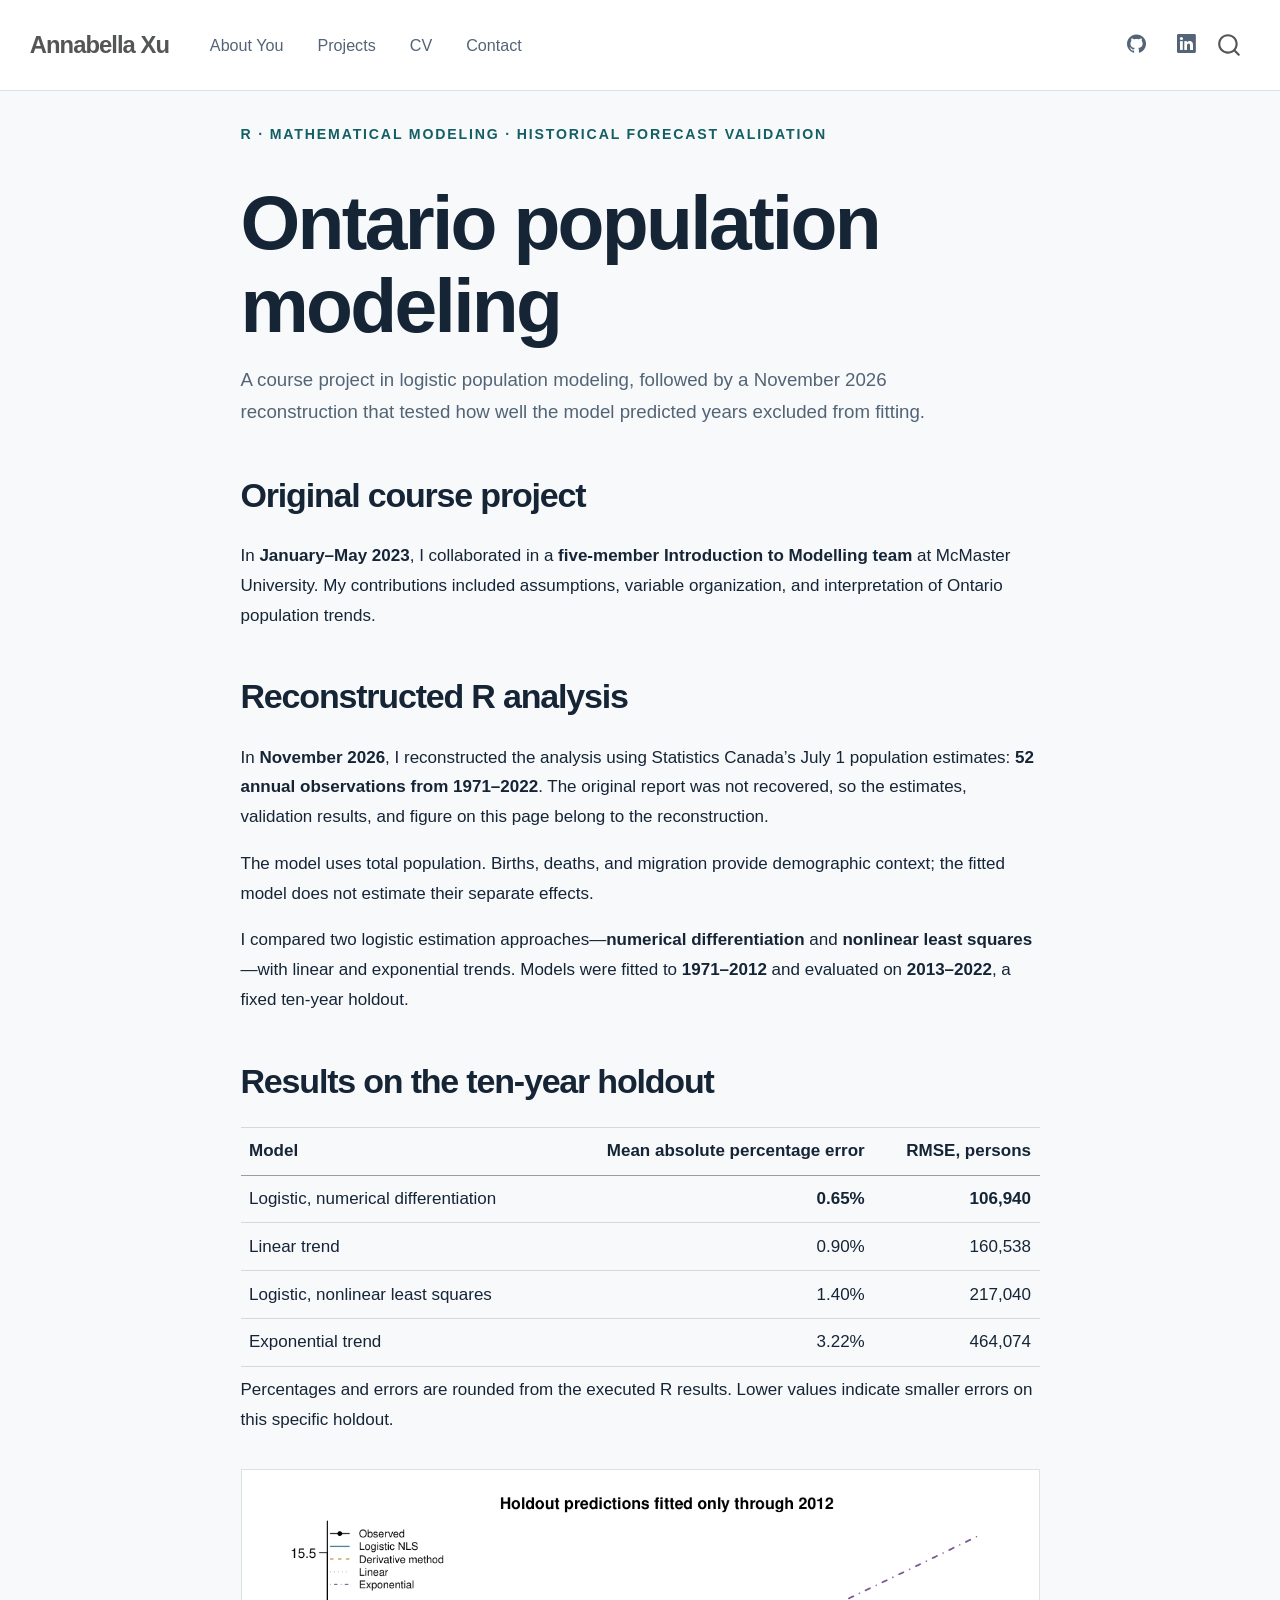
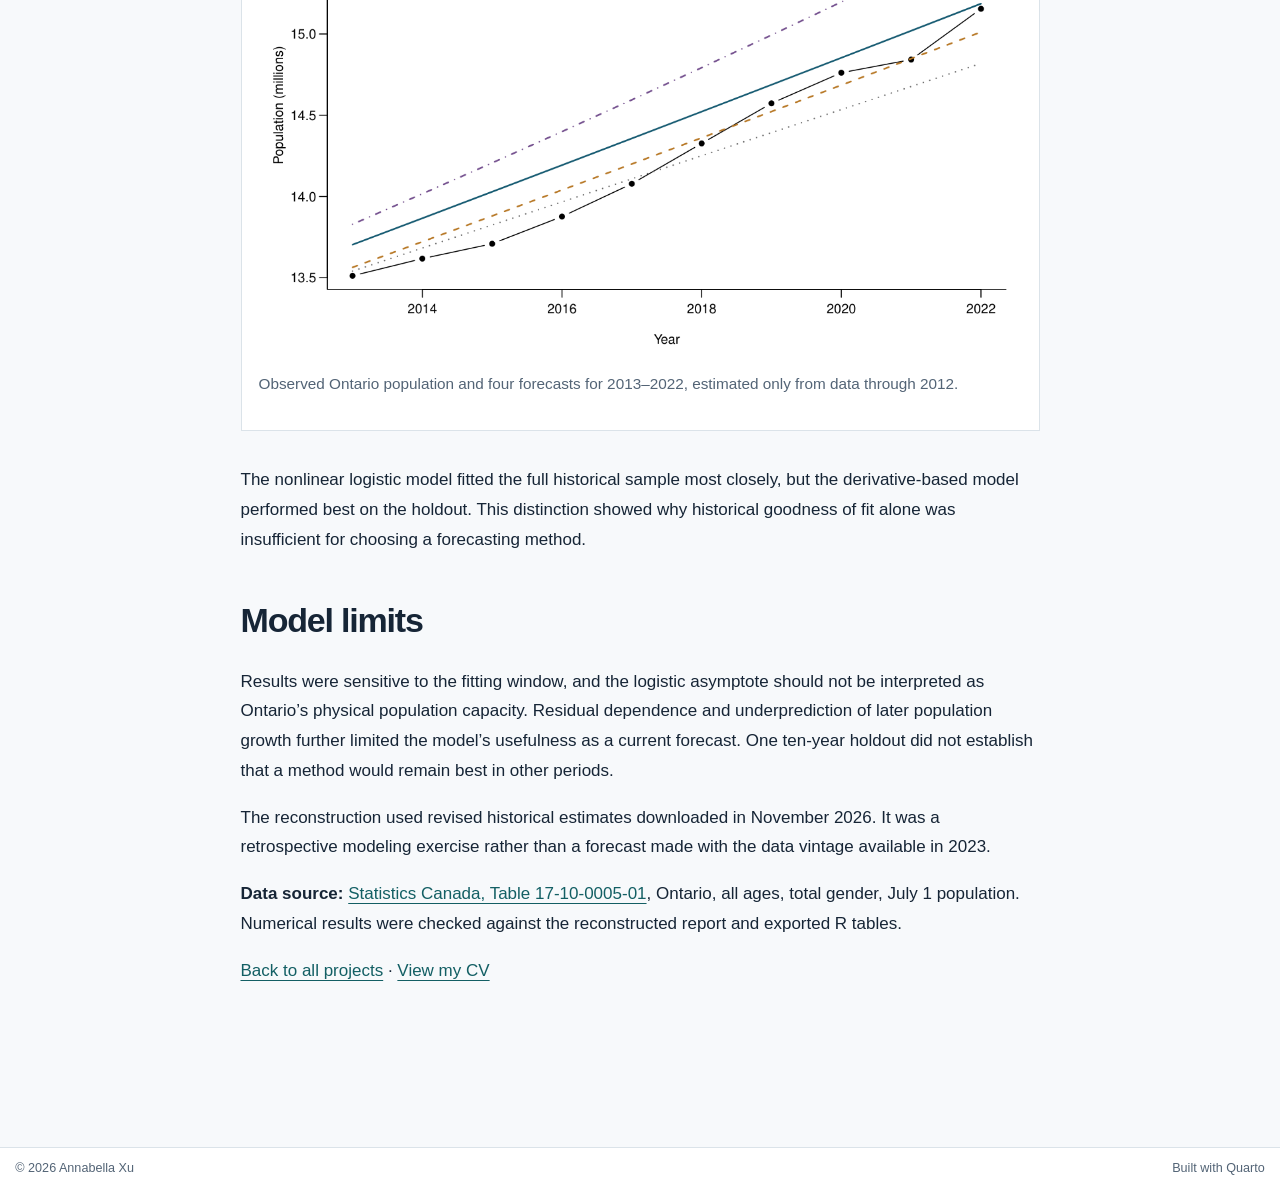
<file: population.html>
<!DOCTYPE html>
<html xmlns="http://www.w3.org/1999/xhtml" lang="en" xml:lang="en"><head>

<meta charset="utf-8">
<meta name="generator" content="quarto-1.11.9">

<meta name="viewport" content="width=device-width, initial-scale=1.0, user-scalable=yes">


<title>Ontario population modeling – Annabella Xu</title>
<style>
/* Default styles provided by pandoc.
** See https://pandoc.org/MANUAL.html#variables-for-html for config info.
*/
span.smallcaps{font-variant: small-caps;}
div.columns{display: flex; gap: 1.5em;}
div.column{flex: auto;}
@media screen {
div.columns{gap: min(4vw, 1.5em);}
div.column{overflow-x: auto;}
}
div.hanging-indent{margin-left: 1.5em; text-indent: -1.5em;}
ul.task-list{list-style: none;}
ul.task-list li input[type="checkbox"] {
  width: 0.8em;
  margin: 0 0.8em 0.2em -1em; /* quarto-specific, see https://github.com/quarto-dev/quarto-cli/issues/4556 */ 
  vertical-align: middle;
}
</style>


<script src="site_libs/quarto-nav/quarto-nav.js"></script>
<script src="site_libs/quarto-nav/headroom.min.js"></script>
<script src="site_libs/clipboard/clipboard.min.js"></script>
<script src="site_libs/quarto-search/autocomplete.umd.js"></script>
<script src="site_libs/quarto-search/fuse.min.js"></script>
<script src="site_libs/quarto-search/quarto-search.js"></script>
<meta name="quarto:offset" content="./">
<script src="site_libs/quarto-html/quarto.js" type="module"></script>
<script src="site_libs/quarto-html/tabsets/tabsets.js" type="module"></script>
<script src="site_libs/quarto-html/scrollable-regions/scrollable-regions.js" type="module"></script>
<script src="site_libs/quarto-html/popper.min.js"></script>
<script src="site_libs/quarto-html/tippy.umd.min.js"></script>
<link href="site_libs/quarto-html/tippy.css" rel="stylesheet">
<link href="site_libs/quarto-html/quarto-syntax-highlighting-63b5708e65d6cd79cd7618c58d0c21e7.css" rel="stylesheet" id="quarto-text-highlighting-styles">
<script src="site_libs/bootstrap/bootstrap.min.js"></script>
<link href="site_libs/bootstrap/bootstrap-icons.css" rel="stylesheet">
<link href="site_libs/bootstrap/bootstrap-64999f37411380f4c3653135afb599a2.min.css" rel="stylesheet" append-hash="true" id="quarto-bootstrap" data-mode="light">
<script id="quarto-search-options" type="application/json">{
  "location": "navbar",
  "copy-button": false,
  "collapse-after": 3,
  "panel-placement": "end",
  "type": "overlay",
  "limit": 50,
  "keyboard-shortcut": [
    "f",
    "/",
    "s"
  ],
  "show-item-context": false,
  "language": {
    "search-no-results-text": "No results",
    "search-matching-documents-text": "matching documents",
    "search-copy-link-title": "Copy link to search",
    "search-hide-matches-text": "Hide additional matches",
    "search-more-match-text": "more match in this document",
    "search-more-matches-text": "more matches in this document",
    "search-clear-button-title": "Clear",
    "search-text-placeholder": "",
    "search-detached-cancel-button-title": "Cancel",
    "search-submit-button-title": "Submit",
    "search-label": "Search"
  }
}</script>


<link rel="stylesheet" href="styles.css">
</head>

<body class="nav-fixed fullcontent quarto-light"><a id="quarto-skip-link" class="visually-hidden-focusable" href="#quarto-document-content">Skip to main content</a>

<div id="quarto-search-results"></div>
  <header id="quarto-header" class="headroom fixed-top">
    <nav class="navbar navbar-expand-lg " data-bs-theme="dark" aria-label="Site">
      <div class="navbar-container container-fluid">
      <div class="navbar-brand-container mx-auto">
    <a class="navbar-brand" href="./index.html">
    <span class="navbar-title">Annabella Xu</span>
    </a>
  </div>
          <button class="navbar-toggler" type="button" data-bs-toggle="collapse" data-bs-target="#navbarCollapse" aria-controls="navbarCollapse" aria-expanded="false" aria-label="Toggle navigation" onclick="if (window.quartoToggleHeadroom) { window.quartoToggleHeadroom(); }">
  <span class="navbar-toggler-icon"></span>
</button>
          <div class="collapse navbar-collapse" id="navbarCollapse">
            <ul class="navbar-nav navbar-nav-scroll me-auto">
  <li class="nav-item">
    <a class="nav-link" href="./index.html"> 
<span class="menu-text">About You</span></a>
  </li>  
  <li class="nav-item">
    <a class="nav-link" href="./projects.html"> 
<span class="menu-text">Projects</span></a>
  </li>  
  <li class="nav-item">
    <a class="nav-link" href="./cv.html"> 
<span class="menu-text">CV</span></a>
  </li>  
  <li class="nav-item">
    <a class="nav-link" href="./contact.html"> 
<span class="menu-text">Contact</span></a>
  </li>  
</ul>
            <ul class="navbar-nav navbar-nav-scroll ms-auto">
  <li class="nav-item compact">
    <a class="nav-link" href="https://github.com/Annabella-Xu"> <i class="bi bi-github" role="img" aria-label="GitHub profile">
</i> 
<span class="menu-text"></span></a>
  </li>  
  <li class="nav-item compact">
    <a class="nav-link" href="https://www.linkedin.com/in/annabella-xu-118167278/"> <i class="bi bi-linkedin" role="img" aria-label="LinkedIn profile">
</i> 
<span class="menu-text"></span></a>
  </li>  
</ul>
          </div> <!-- /navcollapse -->
            <div class="quarto-navbar-tools">
</div>
            <div id="quarto-search" class="" title="Search"></div>
      </div> <!-- /container-fluid -->
    </nav>
</header>
<!-- content -->
<div id="quarto-content" class="quarto-container page-columns page-rows-contents page-layout-article page-navbar">
<!-- sidebar -->
<!-- margin-sidebar -->
    
<!-- main -->
<main class="content" id="quarto-document-content" tabindex="-1"><header id="title-block-header" class="quarto-title-block"><h1 class="title display-7">Ontario population modeling</h1></header>

<header id="title-block-header">


</header>


<div class="eyebrow">
<p>R · Mathematical modeling · Historical forecast validation</p>
</div>
<section id="ontario-population-modeling" class="level1">
<h1>Ontario population modeling</h1>
<div class="page-intro">
<p>A course project in logistic population modeling, followed by a November 2026 reconstruction that tested how well the model predicted years excluded from fitting.</p>
</div>
<section id="original-course-project" class="level2">
<h2 data-anchor-id="original-course-project">Original course project</h2>
<p>In <strong>January–May 2023</strong>, I collaborated in a <strong>five-member Introduction to Modelling team</strong> at McMaster University. My contributions included assumptions, variable organization, and interpretation of Ontario population trends.</p>
</section>
<section id="reconstructed-r-analysis" class="level2">
<h2 data-anchor-id="reconstructed-r-analysis">Reconstructed R analysis</h2>
<p>In <strong>November 2026</strong>, I reconstructed the analysis using Statistics Canada’s July 1 population estimates: <strong>52 annual observations from 1971–2022</strong>. The original report was not recovered, so the estimates, validation results, and figure on this page belong to the reconstruction.</p>
<p>The model uses total population. Births, deaths, and migration provide demographic context; the fitted model does not estimate their separate effects.</p>
<p>I compared two logistic estimation approaches—<strong>numerical differentiation</strong> and <strong>nonlinear least squares</strong>—with linear and exponential trends. Models were fitted to <strong>1971–2012</strong> and evaluated on <strong>2013–2022</strong>, a fixed ten-year holdout.</p>
</section>
<section id="results-on-the-ten-year-holdout" class="level2">
<h2 data-anchor-id="results-on-the-ten-year-holdout">Results on the ten-year holdout</h2>
<table class="caption-top table">
<thead>
<tr class="header">
<th>Model</th>
<th style="text-align: right;">Mean absolute percentage error</th>
<th style="text-align: right;">RMSE, persons</th>
</tr>
</thead>
<tbody>
<tr class="odd">
<td>Logistic, numerical differentiation</td>
<td style="text-align: right;"><strong>0.65%</strong></td>
<td style="text-align: right;"><strong>106,940</strong></td>
</tr>
<tr class="even">
<td>Linear trend</td>
<td style="text-align: right;">0.90%</td>
<td style="text-align: right;">160,538</td>
</tr>
<tr class="odd">
<td>Logistic, nonlinear least squares</td>
<td style="text-align: right;">1.40%</td>
<td style="text-align: right;">217,040</td>
</tr>
<tr class="even">
<td>Exponential trend</td>
<td style="text-align: right;">3.22%</td>
<td style="text-align: right;">464,074</td>
</tr>
</tbody>
</table>
<p>Percentages and errors are rounded from the executed R results. Lower values indicate smaller errors on this specific holdout.</p>
<div class="case-figure">
<div class="quarto-figure quarto-figure-center">
<figure class="figure">
<p><img src="assets/ontario-holdout.png" class="img-fluid figure-img" style="width:100.0%" loading="lazy" alt="Observed Ontario population compared with nonlinear logistic, derivative-based logistic, linear, and exponential predictions over 2013–2022. Every model was fitted only through 2012."></p>
<figcaption>Observed Ontario population and four forecasts for 2013–2022, estimated only from data through 2012.</figcaption>
</figure>
</div>
</div>
<p>The nonlinear logistic model fitted the full historical sample most closely, but the derivative-based model performed best on the holdout. This distinction showed why historical goodness of fit alone was insufficient for choosing a forecasting method.</p>
</section>
<section id="model-limits" class="level2">
<h2 data-anchor-id="model-limits">Model limits</h2>
<p>Results were sensitive to the fitting window, and the logistic asymptote should not be interpreted as Ontario’s physical population capacity. Residual dependence and underprediction of later population growth further limited the model’s usefulness as a current forecast. One ten-year holdout did not establish that a method would remain best in other periods.</p>
<p>The reconstruction used revised historical estimates downloaded in November 2026. It was a retrospective modeling exercise rather than a forecast made with the data vintage available in 2023.</p>
<p><strong>Data source:</strong> <a href="https://doi.org/10.25318/1710000501-eng">Statistics Canada, Table 17-10-0005-01</a>, Ontario, all ages, total gender, July 1 population. Numerical results were checked against the reconstructed report and exported R tables.</p>
<p><a href="./projects.html">Back to all projects</a> · <a href="./cv.html">View my CV</a></p>


</section>
</section>

</main> <!-- /main -->
<script id="quarto-html-after-body" type="application/javascript">
  window.document.addEventListener("DOMContentLoaded", function (event) {
    const isCodeAnnotation = (el) => {
      for (const clz of el.classList) {
        if (clz.startsWith('code-annotation-')) {                     
          return true;
        }
      }
      return false;
    }
    const onCopySuccess = function(e) {
      // button target
      const button = e.trigger;
      // don't keep focus
      button.blur();
      // flash "checked"
      button.classList.add('code-copy-button-checked');
      var currentTitle = button.getAttribute("title");
      button.setAttribute("title", "Copied!");
      let tooltip;
      if (window.bootstrap) {
        button.setAttribute("data-bs-toggle", "tooltip");
        button.setAttribute("data-bs-placement", "left");
        button.setAttribute("data-bs-title", "Copied!");
        tooltip = new bootstrap.Tooltip(button, 
          { trigger: "manual", 
            customClass: "code-copy-button-tooltip",
            offset: [0, -8]});
        tooltip.show();    
      }
      setTimeout(function() {
        if (tooltip) {
          tooltip.hide();
          button.removeAttribute("data-bs-title");
          button.removeAttribute("data-bs-toggle");
          button.removeAttribute("data-bs-placement");
        }
        button.setAttribute("title", currentTitle);
        button.classList.remove('code-copy-button-checked');
      }, 1000);
      // clear code selection
      e.clearSelection();
    }
    const getTextToCopy = function(trigger) {
      const outerScaffold = trigger.parentElement.cloneNode(true);
      const codeEl = outerScaffold.querySelector('code');
      for (const childEl of codeEl.children) {
        if (isCodeAnnotation(childEl)) {
          childEl.remove();
        }
      }
      return codeEl.innerText;
    }
    const clipboard = new window.ClipboardJS('.code-copy-button:not([data-in-quarto-modal])', {
      text: getTextToCopy
    });
    clipboard.on('success', onCopySuccess);
    if (window.document.getElementById('quarto-embedded-source-code-modal')) {
      const clipboardModal = new window.ClipboardJS('.code-copy-button[data-in-quarto-modal]', {
        text: getTextToCopy,
        container: window.document.getElementById('quarto-embedded-source-code-modal')
      });
      clipboardModal.on('success', onCopySuccess);
    }
      var localhostRegex = new RegExp(/^(?:http|https):\/\/localhost\:?[0-9]*\//);
      var mailtoRegex = new RegExp(/^mailto:/);
        var filterRegex = new RegExp("https:\/\/annabella-xu\.github\.io");
      const newWindowLabel = "(opens in a new tab)";
      const newWindowNoteId = "quarto-ext-newwindow-label";
      // Links reference one hidden label through aria-describedby, so the
      // announcement never changes their accessible name.
      var describeNewWindow = (link) => {
        if (!window.document.getElementById(newWindowNoteId)) {
          var newWindowNote = window.document.createElement("span");
          newWindowNote.id = newWindowNoteId;
          newWindowNote.hidden = true;
          newWindowNote.textContent = newWindowLabel;
          window.document.body.appendChild(newWindowNote);
        }
        var describedBy = (link.getAttribute("aria-describedby") || "").split(/\s+/).filter(Boolean);
        if (!describedBy.includes(newWindowNoteId)) {
          describedBy.push(newWindowNoteId);
          link.setAttribute("aria-describedby", describedBy.join(" "));
        }
      }
      var isInternal = (href) => {
          return filterRegex.test(href) || localhostRegex.test(href) || mailtoRegex.test(href);
      }
      // Inspect non-navigation links and adorn them if external
      window.quartoDecorateExternalLinks = function (root) {
     var links = (root || window.document).querySelectorAll('a[href]:not(.nav-link):not(.navbar-brand):not(.toc-action):not(.sidebar-link):not(.sidebar-item-toggle):not(.pagination-link):not(.no-external):not([aria-hidden]):not(.dropdown-item):not(.quarto-navigation-tool):not(.about-link)');
      for (var i=0; i<links.length; i++) {
        const link = links[i];
        if (!isInternal(link.href)) {
          // undo the damage that might have been done by quarto-nav.js in the case of
          // links that we want to consider external
          if (link.dataset.originalHref !== undefined) {
            link.href = link.dataset.originalHref;
          }
            // target, if specified
            link.setAttribute("target", "_blank");
            if (link.getAttribute("rel") === null) {
              link.setAttribute("rel", "noopener");
            }
            describeNewWindow(link);
          if (!link.classList.contains('no-external-icon')) {
          }
        }
      }
      };
      window.quartoDecorateExternalLinks(window.document);
    // Esc closes the popup (WCAG 1.4.13) and focus leaving both trigger and
    // popup closes it (WCAG 2.4.11); tippy handles neither for interactive popups.
    const hideOnEscAndFocusOut = {
      name: 'hideOnEscAndFocusOut',
      defaultValue: true,
      fn(instance) {
        const dismiss = () => {
          // A show scheduled by the trigger delay would otherwise reopen it
          instance.clearDelayTimeouts();
          instance.hide();
        };
        const onKeyDown = (event) => {
          if (event.key !== 'Escape') {
            return;
          }
          // Keep Esc from also reaching page handlers (e.g. reveal.js overview),
          // except an open reveal.js slide menu, which Esc should close too.
          // The menu handles keys only when its keyboard option is on.
          const menuHandlesEsc = window.Reveal?.getPlugin?.('menu')?.isOpen() &&
            window.Reveal.getConfig().menu?.keyboard !== false;
          if (!menuHandlesEsc) {
            event.stopPropagation();
          }
          if (instance.popper.contains(window.document.activeElement)) {
            // Disabled while refocusing so the focus trigger does not reopen it
            instance.disable();
            instance.reference.focus();
            instance.enable();
          }
          dismiss();
        };
        const onFocusOut = (event) => {
          const target = event.relatedTarget;
          if (target && !instance.reference.contains(target) &&
              !instance.popper.contains(target)) {
            dismiss();
          }
        };
        // On the trigger too: a click trigger (code-annotations: select) has no
        // blur handling. Attached for the instance's lifetime so leaving the
        // trigger also cancels a show still pending on the trigger delay.
        instance.reference.addEventListener('focusout', onFocusOut);
        return {
          onShow() {
            window.document.addEventListener('keydown', onKeyDown, true);
            instance.popper.addEventListener('focusout', onFocusOut);
          },
          onHide() {
            window.document.removeEventListener('keydown', onKeyDown, true);
            instance.popper.removeEventListener('focusout', onFocusOut);
          },
          onDestroy() {
            instance.reference.removeEventListener('focusout', onFocusOut);
          },
        };
      },
    };
    function tippyHover(el, contentFn, onTriggerFn, onUntriggerFn) {
      const config = {
        allowHTML: true,
        maxWidth: 500,
        delay: 100,
        arrow: false,
        appendTo: function(el) {
            return el.parentElement;
        },
        interactive: true,
        interactiveBorder: 10,
        theme: 'quarto',
        placement: 'bottom-start',
        plugins: [hideOnEscAndFocusOut],
      };
      if (contentFn) {
        config.content = contentFn;
      }
      if (onTriggerFn) {
        config.onTrigger = onTriggerFn;
      }
      if (onUntriggerFn) {
        config.onUntrigger = onUntriggerFn;
      }
      window.tippy(el, config); 
    }
    const noterefs = window.document.querySelectorAll('a[role="doc-noteref"]');
    for (var i=0; i<noterefs.length; i++) {
      const ref = noterefs[i];
      tippyHover(ref, function() {
        // use id or data attribute instead here
        let href = ref.getAttribute('data-footnote-href') || ref.getAttribute('href');
        try { href = new URL(href).hash; } catch {}
        const id = href.replace(/^#\/?/, "");
        const note = window.document.getElementById(id);
        if (note) {
          return note.innerHTML;
        } else {
          return "";
        }
      });
    }
    const xrefs = window.document.querySelectorAll('a.quarto-xref');
    const processXRef = (id, note) => {
      // Strip column container classes
      const stripColumnClz = (el) => {
        el.classList.remove("page-full", "page-columns");
        if (el.children) {
          for (const child of el.children) {
            stripColumnClz(child);
          }
        }
      }
      stripColumnClz(note)
      if (id === null || id.startsWith('sec-')) {
        // Special case sections, only their first couple elements
        const container = document.createElement("div");
        if (note.children && note.children.length > 2) {
          container.appendChild(note.children[0].cloneNode(true));
          for (let i = 1; i < note.children.length; i++) {
            const child = note.children[i];
            if (child.tagName === "P" && child.innerText === "") {
              continue;
            } else {
              container.appendChild(child.cloneNode(true));
              break;
            }
          }
          if (window.Quarto?.typesetMath) {
            window.Quarto.typesetMath(container);
          }
          return container.innerHTML
        } else {
          if (window.Quarto?.typesetMath) {
            window.Quarto.typesetMath(note);
          }
          return note.innerHTML;
        }
      } else {
        // Remove any anchor links if they are present
        const anchorLink = note.querySelector('a.anchorjs-link');
        if (anchorLink) {
          anchorLink.remove();
        }
        if (window.Quarto?.typesetMath) {
          window.Quarto.typesetMath(note);
        }
        if (note.classList.contains("callout")) {
          return note.outerHTML;
        } else {
          return note.innerHTML;
        }
      }
    }
    for (var i=0; i<xrefs.length; i++) {
      const xref = xrefs[i];
      tippyHover(xref, undefined, function(instance) {
        instance.disable();
        let url = xref.getAttribute('href');
        let hash = undefined; 
        if (url.startsWith('#')) {
          hash = url;
        } else {
          try { hash = new URL(url).hash; } catch {}
        }
        if (hash) {
          const id = hash.replace(/^#\/?/, "");
          const note = window.document.getElementById(id);
          if (note !== null) {
            try {
              const html = processXRef(id, note.cloneNode(true));
              instance.setContent(html);
            } finally {
              instance.enable();
              instance.show();
            }
          } else {
            // See if we can fetch this
            fetch(url.split('#')[0])
            .then(res => res.text())
            .then(html => {
              const parser = new DOMParser();
              const htmlDoc = parser.parseFromString(html, "text/html");
              const note = htmlDoc.getElementById(id);
              if (note !== null) {
                const html = processXRef(id, note);
                instance.setContent(html);
              } 
            }).finally(() => {
              instance.enable();
              instance.show();
            });
          }
        } else {
          // See if we can fetch a full url (with no hash to target)
          // This is a special case and we should probably do some content thinning / targeting
          fetch(url)
          .then(res => res.text())
          .then(html => {
            const parser = new DOMParser();
            const htmlDoc = parser.parseFromString(html, "text/html");
            const note = htmlDoc.querySelector('main.content');
            if (note !== null) {
              // This should only happen for chapter cross references
              // (since there is no id in the URL)
              // remove the first header
              if (note.children.length > 0 && note.children[0].tagName === "HEADER") {
                note.children[0].remove();
              }
              const html = processXRef(null, note);
              instance.setContent(html);
            } 
          }).finally(() => {
            instance.enable();
            instance.show();
          });
        }
      }, function(instance) {
      });
    }
        let selectedAnnoteEl;
        const selectorForAnnotation = ( cell, annotation) => {
          let cellAttr = 'data-code-cell="' + cell + '"';
          let lineAttr = 'data-code-annotation="' +  annotation + '"';
          const selector = 'span[' + cellAttr + '][' + lineAttr + ']';
          return selector;
        }
        const selectCodeLines = (annoteEl) => {
          const doc = window.document;
          const targetCell = annoteEl.getAttribute("data-target-cell");
          const targetAnnotation = annoteEl.getAttribute("data-target-annotation");
          const annoteSpan = window.document.querySelector(selectorForAnnotation(targetCell, targetAnnotation));
          const lines = annoteSpan.getAttribute("data-code-lines").split(",");
          const lineIds = lines.map((line) => {
            return targetCell + "-" + line;
          })
          // Each band is positioned against its own containing block, which is
          // not the offsetParent of the lines, so place it from client rects.
          const placeBand = (band, firstEl, lastEl, codeBlock) => {
            const container = band.offsetParent;
            if (container === null) {
              return;
            }
            const containerRect = container.getBoundingClientRect();
            // Reveal.js scales slides with a transform, so convert client
            // pixels back to the CSS pixels of the container.
            const scale = containerRect.height / container.offsetHeight || 1;
            const firstRect = firstEl.getBoundingClientRect();
            const lastRect = lastEl.getBoundingClientRect();
            const top = (firstRect.top - containerRect.top) / scale - container.clientTop + container.scrollTop;
            const height = (lastRect.bottom - firstRect.top) / scale;
            band.style.top = top - 2 + "px";
            band.style.height = height + 4 + "px";
            if (codeBlock) {
              // Without the copy button wrapper, the containing block is wider
              // than the code block, so span the code block explicitly.
              const blockRect = codeBlock.getBoundingClientRect();
              band.style.left = (blockRect.left - containerRect.left) / scale - container.clientLeft + container.scrollLeft + "px";
              band.style.width = blockRect.width / scale + "px";
            }
          };
          if (lineIds.length > 0) {
            const el = window.document.getElementById(lineIds[0]);
            const lastEl = window.document.getElementById(lineIds[lineIds.length - 1]);
            const parent = el.parentElement.parentElement;
            // cook up a div (if necessary) and position it
            let div = window.document.getElementById("code-annotation-line-highlight");
            if (div === null) {
              div = window.document.createElement("div");
              div.setAttribute("id", "code-annotation-line-highlight");
              div.style.position = 'absolute';
              parent.appendChild(div);
            }
            placeBand(div, el, lastEl, parent.closest("div.sourceCode") || parent);
            let gutterDiv = window.document.getElementById("code-annotation-line-highlight-gutter");
            if (gutterDiv === null) {
              gutterDiv = window.document.createElement("div");
              gutterDiv.setAttribute("id", "code-annotation-line-highlight-gutter");
              gutterDiv.style.position = 'absolute';
              const codeCell = window.document.getElementById(targetCell);
              const gutter = codeCell.querySelector('.code-annotation-gutter');
              gutter.appendChild(gutterDiv);
            }
            placeBand(gutterDiv, el, lastEl);
            selectedAnnoteEl = annoteEl;
          }
        };
        const unselectCodeLines = () => {
          const elementsIds = ["code-annotation-line-highlight", "code-annotation-line-highlight-gutter"];
          elementsIds.forEach((elId) => {
            const div = window.document.getElementById(elId);
            if (div) {
              div.remove();
            }
          });
          selectedAnnoteEl = undefined;
        };
          // Handle positioning of the toggle
      window.addEventListener(
        "resize",
        throttle(() => {
          elRect = undefined;
          if (selectedAnnoteEl) {
            selectCodeLines(selectedAnnoteEl);
          }
        }, 10)
      );
      function throttle(fn, ms) {
      let throttle = false;
      let timer;
        return (...args) => {
          if(!throttle) { // first call gets through
              fn.apply(this, args);
              throttle = true;
          } else { // all the others get throttled
              if(timer) clearTimeout(timer); // cancel #2
              timer = setTimeout(() => {
                fn.apply(this, args);
                timer = throttle = false;
              }, ms);
          }
        };
      }
        // Attach click handler to the DT
        const annoteDls = window.document.querySelectorAll('dt[data-target-cell]');
        for (const annoteDlNode of annoteDls) {
          annoteDlNode.addEventListener('click', (event) => {
            const clickedEl = event.target;
            if (clickedEl !== selectedAnnoteEl) {
              unselectCodeLines();
              const activeEl = window.document.querySelector('dt[data-target-cell].code-annotation-active');
              if (activeEl) {
                activeEl.classList.remove('code-annotation-active');
              }
              selectCodeLines(clickedEl);
              clickedEl.classList.add('code-annotation-active');
            } else {
              // Unselect the line
              unselectCodeLines();
              clickedEl.classList.remove('code-annotation-active');
            }
          });
        }
    const findCites = (el) => {
      const parentEl = el.parentElement;
      if (parentEl) {
        const cites = parentEl.dataset.cites;
        if (cites) {
          return {
            el,
            cites: cites.split(' ')
          };
        } else {
          return findCites(el.parentElement)
        }
      } else {
        return undefined;
      }
    };
    var bibliorefs = window.document.querySelectorAll('a[role="doc-biblioref"]');
    for (var i=0; i<bibliorefs.length; i++) {
      const ref = bibliorefs[i];
      const citeInfo = findCites(ref);
      if (citeInfo) {
        tippyHover(citeInfo.el, function() {
          var popup = window.document.createElement('div');
          citeInfo.cites.forEach(function(cite) {
            var citeDiv = window.document.createElement('div');
            citeDiv.classList.add('hanging-indent');
            citeDiv.classList.add('csl-entry');
            var biblioDiv = window.document.getElementById('ref-' + cite);
            if (biblioDiv) {
              citeDiv.innerHTML = biblioDiv.innerHTML;
            }
            popup.appendChild(citeDiv);
          });
          return popup.innerHTML;
        });
      }
    }
  });
  </script>
  <script type="application/javascript">
  window.quartoScrollableRegionsLabels = {"code":"Scrollable code","output":"Scrollable output"};
  </script>
</div> <!-- /content -->
<footer class="footer">
  <div class="nav-footer">
    <div class="nav-footer-left">
<p>© 2026 Annabella Xu</p>
</div>   
    <div class="nav-footer-center">
      &nbsp;
    </div>
    <div class="nav-footer-right">
<p>Built with Quarto</p>
</div>
  </div>
</footer>




</body></html>
</file>
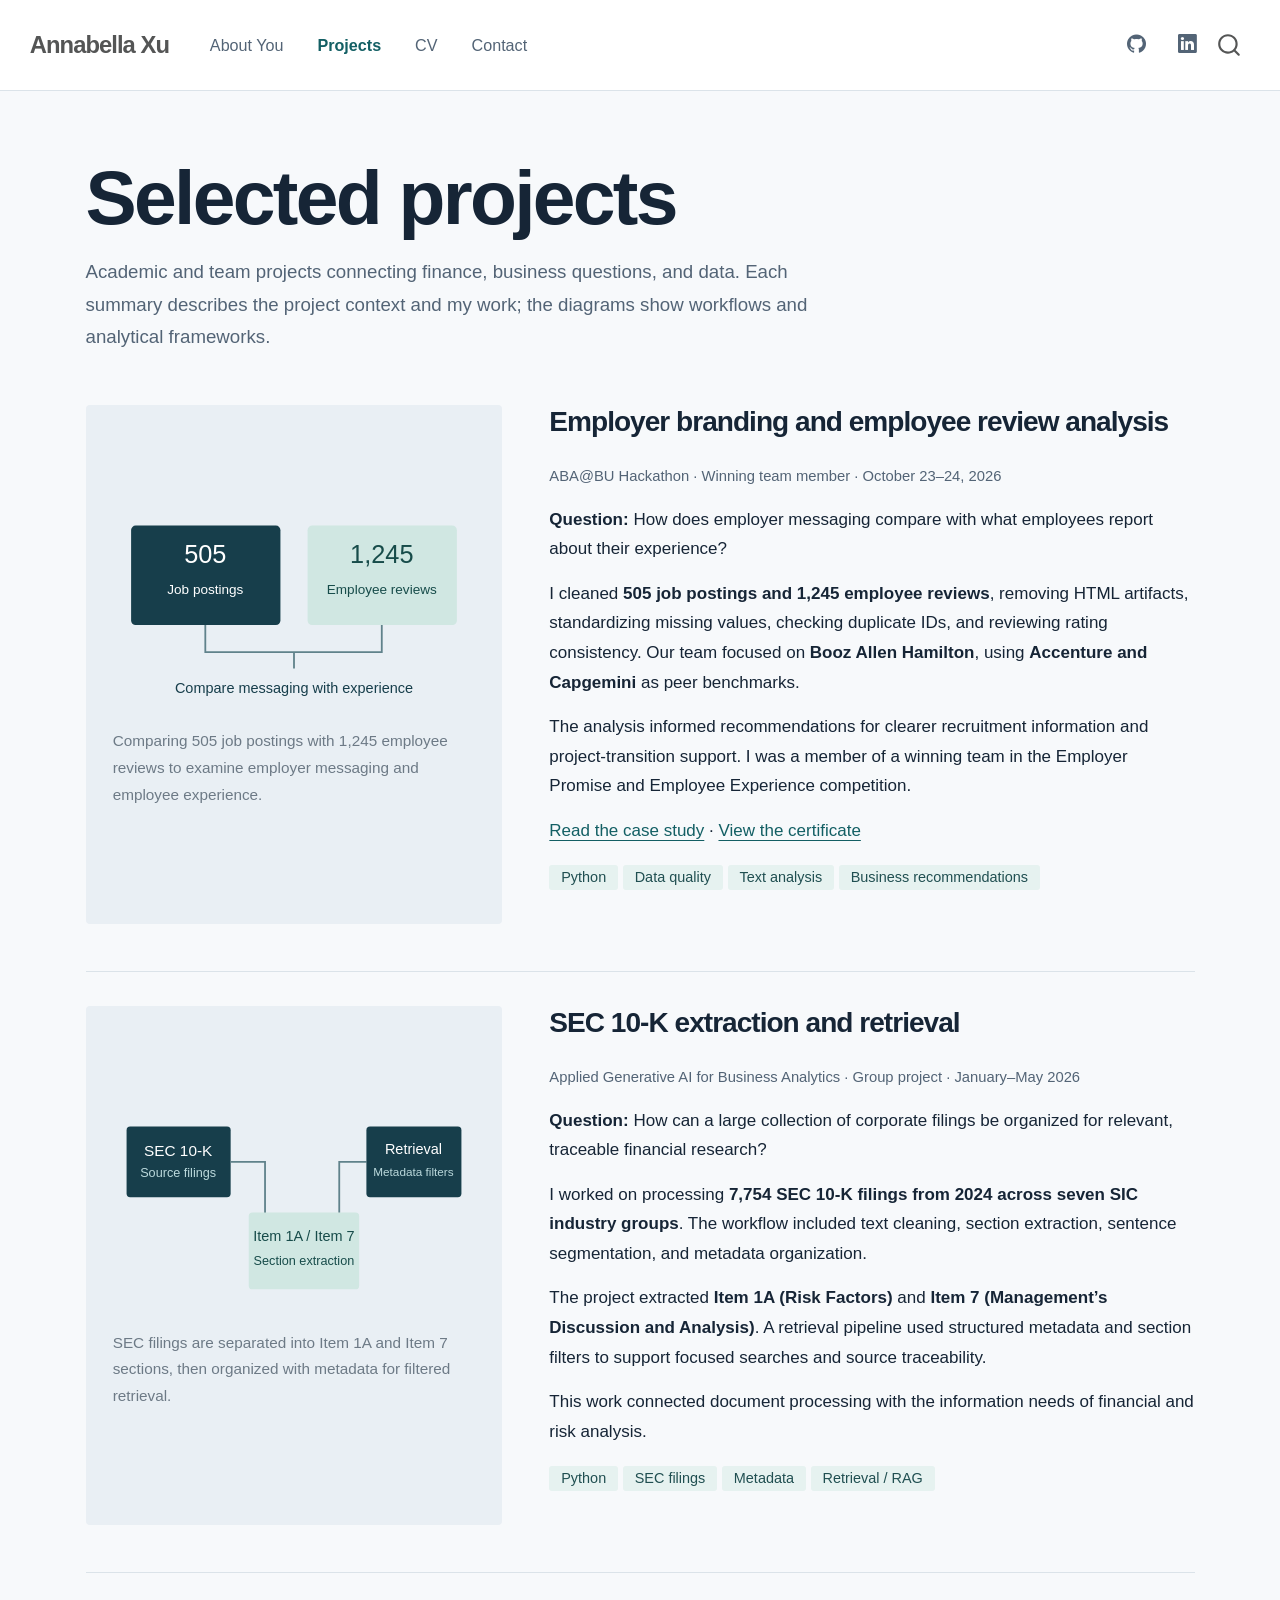
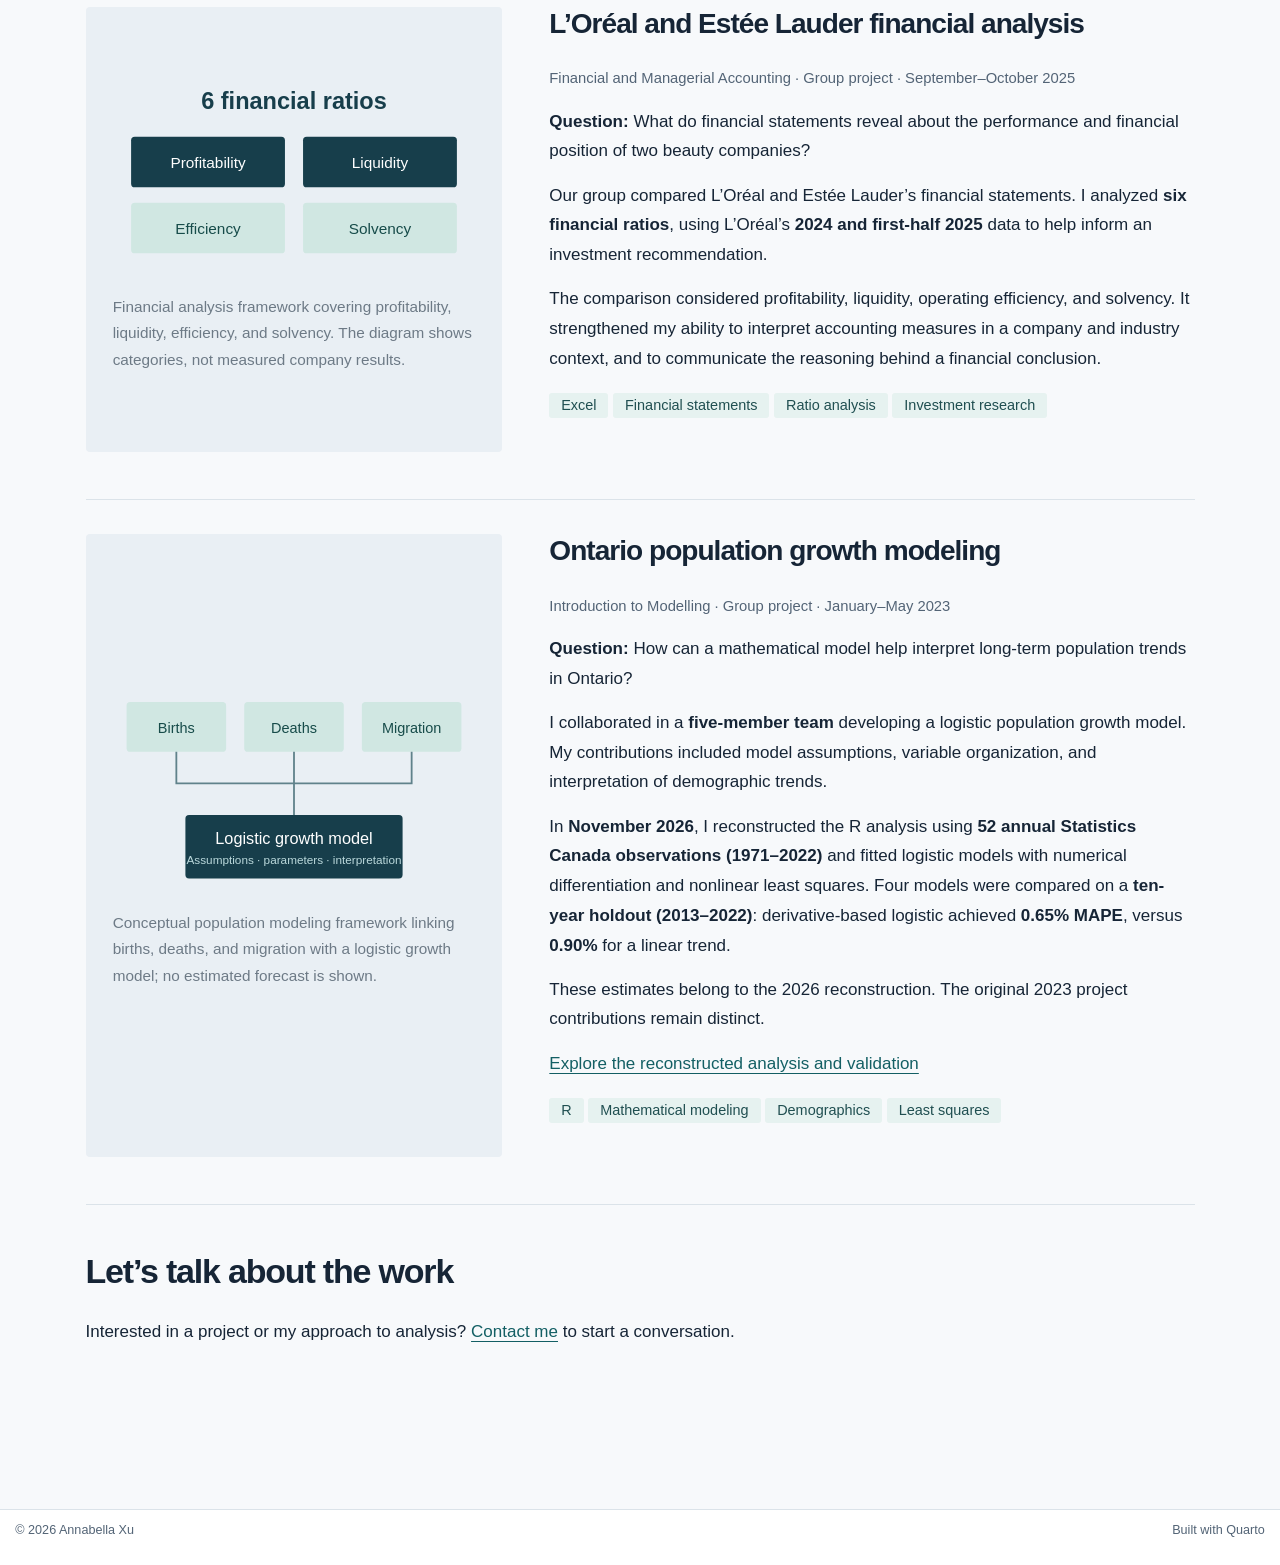
<file: projects.html>
<!DOCTYPE html>
<html xmlns="http://www.w3.org/1999/xhtml" lang="en" xml:lang="en"><head>

<meta charset="utf-8">
<meta name="generator" content="quarto-1.11.9">

<meta name="viewport" content="width=device-width, initial-scale=1.0, user-scalable=yes">


<title>Projects – Annabella Xu</title>
<style>
/* Default styles provided by pandoc.
** See https://pandoc.org/MANUAL.html#variables-for-html for config info.
*/
span.smallcaps{font-variant: small-caps;}
div.columns{display: flex; gap: 1.5em;}
div.column{flex: auto;}
@media screen {
div.columns{gap: min(4vw, 1.5em);}
div.column{overflow-x: auto;}
}
div.hanging-indent{margin-left: 1.5em; text-indent: -1.5em;}
ul.task-list{list-style: none;}
ul.task-list li input[type="checkbox"] {
  width: 0.8em;
  margin: 0 0.8em 0.2em -1em; /* quarto-specific, see https://github.com/quarto-dev/quarto-cli/issues/4556 */ 
  vertical-align: middle;
}
</style>


<script src="site_libs/quarto-nav/quarto-nav.js"></script>
<script src="site_libs/quarto-nav/headroom.min.js"></script>
<script src="site_libs/clipboard/clipboard.min.js"></script>
<script src="site_libs/quarto-search/autocomplete.umd.js"></script>
<script src="site_libs/quarto-search/fuse.min.js"></script>
<script src="site_libs/quarto-search/quarto-search.js"></script>
<meta name="quarto:offset" content="./">
<script src="site_libs/quarto-html/quarto.js" type="module"></script>
<script src="site_libs/quarto-html/tabsets/tabsets.js" type="module"></script>
<script src="site_libs/quarto-html/scrollable-regions/scrollable-regions.js" type="module"></script>
<script src="site_libs/quarto-html/popper.min.js"></script>
<script src="site_libs/quarto-html/tippy.umd.min.js"></script>
<link href="site_libs/quarto-html/tippy.css" rel="stylesheet">
<link href="site_libs/quarto-html/quarto-syntax-highlighting-63b5708e65d6cd79cd7618c58d0c21e7.css" rel="stylesheet" id="quarto-text-highlighting-styles">
<script src="site_libs/bootstrap/bootstrap.min.js"></script>
<link href="site_libs/bootstrap/bootstrap-icons.css" rel="stylesheet">
<link href="site_libs/bootstrap/bootstrap-64999f37411380f4c3653135afb599a2.min.css" rel="stylesheet" append-hash="true" id="quarto-bootstrap" data-mode="light">
<script id="quarto-search-options" type="application/json">{
  "location": "navbar",
  "copy-button": false,
  "collapse-after": 3,
  "panel-placement": "end",
  "type": "overlay",
  "limit": 50,
  "keyboard-shortcut": [
    "f",
    "/",
    "s"
  ],
  "show-item-context": false,
  "language": {
    "search-no-results-text": "No results",
    "search-matching-documents-text": "matching documents",
    "search-copy-link-title": "Copy link to search",
    "search-hide-matches-text": "Hide additional matches",
    "search-more-match-text": "more match in this document",
    "search-more-matches-text": "more matches in this document",
    "search-clear-button-title": "Clear",
    "search-text-placeholder": "",
    "search-detached-cancel-button-title": "Cancel",
    "search-submit-button-title": "Submit",
    "search-label": "Search"
  }
}</script>


<link rel="stylesheet" href="styles.css">
</head>

<body class="nav-fixed quarto-light"><a id="quarto-skip-link" class="visually-hidden-focusable" href="#quarto-document-content">Skip to main content</a>

<div id="quarto-search-results"></div>
  <header id="quarto-header" class="headroom fixed-top">
    <nav class="navbar navbar-expand-lg " data-bs-theme="dark" aria-label="Site">
      <div class="navbar-container container-fluid">
      <div class="navbar-brand-container mx-auto">
    <a class="navbar-brand" href="./index.html">
    <span class="navbar-title">Annabella Xu</span>
    </a>
  </div>
          <button class="navbar-toggler" type="button" data-bs-toggle="collapse" data-bs-target="#navbarCollapse" aria-controls="navbarCollapse" aria-expanded="false" aria-label="Toggle navigation" onclick="if (window.quartoToggleHeadroom) { window.quartoToggleHeadroom(); }">
  <span class="navbar-toggler-icon"></span>
</button>
          <div class="collapse navbar-collapse" id="navbarCollapse">
            <ul class="navbar-nav navbar-nav-scroll me-auto">
  <li class="nav-item">
    <a class="nav-link" href="./index.html"> 
<span class="menu-text">About You</span></a>
  </li>  
  <li class="nav-item">
    <a class="nav-link active" href="./projects.html" aria-current="page"> 
<span class="menu-text">Projects</span></a>
  </li>  
  <li class="nav-item">
    <a class="nav-link" href="./cv.html"> 
<span class="menu-text">CV</span></a>
  </li>  
  <li class="nav-item">
    <a class="nav-link" href="./contact.html"> 
<span class="menu-text">Contact</span></a>
  </li>  
</ul>
            <ul class="navbar-nav navbar-nav-scroll ms-auto">
  <li class="nav-item compact">
    <a class="nav-link" href="https://github.com/Annabella-Xu"> <i class="bi bi-github" role="img" aria-label="GitHub profile">
</i> 
<span class="menu-text"></span></a>
  </li>  
  <li class="nav-item compact">
    <a class="nav-link" href="https://www.linkedin.com/in/annabella-xu-118167278/"> <i class="bi bi-linkedin" role="img" aria-label="LinkedIn profile">
</i> 
<span class="menu-text"></span></a>
  </li>  
</ul>
          </div> <!-- /navcollapse -->
            <div class="quarto-navbar-tools">
</div>
            <div id="quarto-search" class="" title="Search"></div>
      </div> <!-- /container-fluid -->
    </nav>
</header>
<!-- content -->
<div id="quarto-content" class="quarto-container page-columns page-rows-contents page-layout-full page-navbar">
<!-- sidebar -->
<!-- margin-sidebar -->
    
<!-- main -->
<main class="content column-page" id="quarto-document-content" tabindex="-1"><header id="title-block-header" class="quarto-title-block"><h1 class="title display-7">Projects</h1></header>

<header id="title-block-header">


</header>


<section id="selected-projects" class="level1">
<h1>Selected projects</h1>
<div class="page-intro">
<p>Academic and team projects connecting finance, business questions, and data. Each summary describes the project context and my work; the diagrams show workflows and analytical frameworks.</p>
</div>
<div id="employer-branding" class="project">
<div class="project-visual">
<div class="quarto-figure quarto-figure-center">
<figure class="figure">
<p><img src="assets/employer.svg" loading="lazy" alt="Comparing 505 job postings with 1,245 employee reviews to examine employer messaging and employee experience." width="400" height="240" class="figure-img"></p>
<figcaption>Comparing 505 job postings with 1,245 employee reviews to examine employer messaging and employee experience.</figcaption>
</figure>
</div>
</div>
<section id="employer-branding-and-employee-review-analysis" class="level2 project-content">
<h2 data-anchor-id="employer-branding-and-employee-review-analysis">Employer branding and employee review analysis</h2>
<div class="project-meta">
<p>ABA@BU Hackathon · Winning team member · October 23–24, 2026</p>
</div>
<p><strong>Question:</strong> How does employer messaging compare with what employees report about their experience?</p>
<p>I cleaned <strong>505 job postings and 1,245 employee reviews</strong>, removing HTML artifacts, standardizing missing values, checking duplicate IDs, and reviewing rating consistency. Our team focused on <strong>Booz Allen Hamilton</strong>, using <strong>Accenture and Capgemini</strong> as peer benchmarks.</p>
<p>The analysis informed recommendations for clearer recruitment information and project-transition support. I was a member of a winning team in the Employer Promise and Employee Experience competition.</p>
<p><a href="./hackathon.html">Read the case study</a> · <a href="assets/hackathon/ABA-BU-Winning-Team-Certificate.pdf">View the certificate</a></p>
<div class="tag-list">
<p><span class="tag">Python</span> <span class="tag">Data quality</span> <span class="tag">Text analysis</span> <span class="tag">Business recommendations</span></p>
</div>
</section>
</div>
<div id="sec-retrieval" class="project">
<div class="project-visual">
<div class="quarto-figure quarto-figure-center">
<figure class="figure">
<p><img src="assets/retrieval.svg" loading="lazy" alt="SEC filings are separated into Item 1A and Item 7 sections, then organized with metadata for filtered retrieval." width="400" height="240" class="figure-img"></p>
<figcaption>SEC filings are separated into Item 1A and Item 7 sections, then organized with metadata for filtered retrieval.</figcaption>
</figure>
</div>
</div>
<section id="sec-10-k-extraction-and-retrieval" class="level2 project-content">
<h2 data-anchor-id="sec-10-k-extraction-and-retrieval">SEC 10-K extraction and retrieval</h2>
<div class="project-meta">
<p>Applied Generative AI for Business Analytics · Group project · January–May 2026</p>
</div>
<p><strong>Question:</strong> How can a large collection of corporate filings be organized for relevant, traceable financial research?</p>
<p>I worked on processing <strong>7,754 SEC 10-K filings from 2024 across seven SIC industry groups</strong>. The workflow included text cleaning, section extraction, sentence segmentation, and metadata organization.</p>
<p>The project extracted <strong>Item 1A (Risk Factors)</strong> and <strong>Item 7 (Management’s Discussion and Analysis)</strong>. A retrieval pipeline used structured metadata and section filters to support focused searches and source traceability.</p>
<p>This work connected document processing with the information needs of financial and risk analysis.</p>
<div class="tag-list">
<p><span class="tag">Python</span> <span class="tag">SEC filings</span> <span class="tag">Metadata</span> <span class="tag">Retrieval / RAG</span></p>
</div>
</section>
</div>
<div id="financial-analysis" class="project">
<div class="project-visual">
<div class="quarto-figure quarto-figure-center">
<figure class="figure">
<p><img src="assets/ratios.svg" loading="lazy" alt="Financial analysis framework covering profitability, liquidity, efficiency, and solvency. The diagram shows categories, not measured company results." width="400" height="240" class="figure-img"></p>
<figcaption>Financial analysis framework covering profitability, liquidity, efficiency, and solvency. The diagram shows categories, not measured company results.</figcaption>
</figure>
</div>
</div>
<section id="loréal-and-estée-lauder-financial-analysis" class="level2 project-content">
<h2 data-anchor-id="loréal-and-estée-lauder-financial-analysis">L’Oréal and Estée Lauder financial analysis</h2>
<div class="project-meta">
<p>Financial and Managerial Accounting · Group project · September–October 2025</p>
</div>
<p><strong>Question:</strong> What do financial statements reveal about the performance and financial position of two beauty companies?</p>
<p>Our group compared L’Oréal and Estée Lauder’s financial statements. I analyzed <strong>six financial ratios</strong>, using L’Oréal’s <strong>2024 and first-half 2025</strong> data to help inform an investment recommendation.</p>
<p>The comparison considered profitability, liquidity, operating efficiency, and solvency. It strengthened my ability to interpret accounting measures in a company and industry context, and to communicate the reasoning behind a financial conclusion.</p>
<div class="tag-list">
<p><span class="tag">Excel</span> <span class="tag">Financial statements</span> <span class="tag">Ratio analysis</span> <span class="tag">Investment research</span></p>
</div>
</section>
</div>
<div id="population-modeling" class="project">
<div class="project-visual">
<div class="quarto-figure quarto-figure-center">
<figure class="figure">
<p><img src="assets/population.svg" loading="lazy" alt="Conceptual population modeling framework linking births, deaths, and migration with a logistic growth model; no estimated forecast is shown." width="400" height="240" class="figure-img"></p>
<figcaption>Conceptual population modeling framework linking births, deaths, and migration with a logistic growth model; no estimated forecast is shown.</figcaption>
</figure>
</div>
</div>
<section id="ontario-population-growth-modeling" class="level2 project-content">
<h2 data-anchor-id="ontario-population-growth-modeling">Ontario population growth modeling</h2>
<div class="project-meta">
<p>Introduction to Modelling · Group project · January–May 2023</p>
</div>
<p><strong>Question:</strong> How can a mathematical model help interpret long-term population trends in Ontario?</p>
<p>I collaborated in a <strong>five-member team</strong> developing a logistic population growth model. My contributions included model assumptions, variable organization, and interpretation of demographic trends.</p>
<p>In <strong>November 2026</strong>, I reconstructed the R analysis using <strong>52 annual Statistics Canada observations (1971–2022)</strong> and fitted logistic models with numerical differentiation and nonlinear least squares. Four models were compared on a <strong>ten-year holdout (2013–2022)</strong>: derivative-based logistic achieved <strong>0.65% MAPE</strong>, versus <strong>0.90%</strong> for a linear trend.</p>
<p>These estimates belong to the 2026 reconstruction. The original 2023 project contributions remain distinct.</p>
<p><a href="./population.html">Explore the reconstructed analysis and validation</a></p>
<div class="tag-list">
<p><span class="tag">R</span> <span class="tag">Mathematical modeling</span> <span class="tag">Demographics</span> <span class="tag">Least squares</span></p>
</div>
</section>
</div>
<section id="lets-talk-about-the-work" class="level2">
<h2 data-anchor-id="lets-talk-about-the-work">Let’s talk about the work</h2>
<p>Interested in a project or my approach to analysis? <a href="./contact.html">Contact me</a> to start a conversation.</p>


</section>
</section>

</main> <!-- /main -->
<script id="quarto-html-after-body" type="application/javascript">
  window.document.addEventListener("DOMContentLoaded", function (event) {
    const isCodeAnnotation = (el) => {
      for (const clz of el.classList) {
        if (clz.startsWith('code-annotation-')) {                     
          return true;
        }
      }
      return false;
    }
    const onCopySuccess = function(e) {
      // button target
      const button = e.trigger;
      // don't keep focus
      button.blur();
      // flash "checked"
      button.classList.add('code-copy-button-checked');
      var currentTitle = button.getAttribute("title");
      button.setAttribute("title", "Copied!");
      let tooltip;
      if (window.bootstrap) {
        button.setAttribute("data-bs-toggle", "tooltip");
        button.setAttribute("data-bs-placement", "left");
        button.setAttribute("data-bs-title", "Copied!");
        tooltip = new bootstrap.Tooltip(button, 
          { trigger: "manual", 
            customClass: "code-copy-button-tooltip",
            offset: [0, -8]});
        tooltip.show();    
      }
      setTimeout(function() {
        if (tooltip) {
          tooltip.hide();
          button.removeAttribute("data-bs-title");
          button.removeAttribute("data-bs-toggle");
          button.removeAttribute("data-bs-placement");
        }
        button.setAttribute("title", currentTitle);
        button.classList.remove('code-copy-button-checked');
      }, 1000);
      // clear code selection
      e.clearSelection();
    }
    const getTextToCopy = function(trigger) {
      const outerScaffold = trigger.parentElement.cloneNode(true);
      const codeEl = outerScaffold.querySelector('code');
      for (const childEl of codeEl.children) {
        if (isCodeAnnotation(childEl)) {
          childEl.remove();
        }
      }
      return codeEl.innerText;
    }
    const clipboard = new window.ClipboardJS('.code-copy-button:not([data-in-quarto-modal])', {
      text: getTextToCopy
    });
    clipboard.on('success', onCopySuccess);
    if (window.document.getElementById('quarto-embedded-source-code-modal')) {
      const clipboardModal = new window.ClipboardJS('.code-copy-button[data-in-quarto-modal]', {
        text: getTextToCopy,
        container: window.document.getElementById('quarto-embedded-source-code-modal')
      });
      clipboardModal.on('success', onCopySuccess);
    }
      var localhostRegex = new RegExp(/^(?:http|https):\/\/localhost\:?[0-9]*\//);
      var mailtoRegex = new RegExp(/^mailto:/);
        var filterRegex = new RegExp("https:\/\/annabella-xu\.github\.io");
      const newWindowLabel = "(opens in a new tab)";
      const newWindowNoteId = "quarto-ext-newwindow-label";
      // Links reference one hidden label through aria-describedby, so the
      // announcement never changes their accessible name.
      var describeNewWindow = (link) => {
        if (!window.document.getElementById(newWindowNoteId)) {
          var newWindowNote = window.document.createElement("span");
          newWindowNote.id = newWindowNoteId;
          newWindowNote.hidden = true;
          newWindowNote.textContent = newWindowLabel;
          window.document.body.appendChild(newWindowNote);
        }
        var describedBy = (link.getAttribute("aria-describedby") || "").split(/\s+/).filter(Boolean);
        if (!describedBy.includes(newWindowNoteId)) {
          describedBy.push(newWindowNoteId);
          link.setAttribute("aria-describedby", describedBy.join(" "));
        }
      }
      var isInternal = (href) => {
          return filterRegex.test(href) || localhostRegex.test(href) || mailtoRegex.test(href);
      }
      // Inspect non-navigation links and adorn them if external
      window.quartoDecorateExternalLinks = function (root) {
     var links = (root || window.document).querySelectorAll('a[href]:not(.nav-link):not(.navbar-brand):not(.toc-action):not(.sidebar-link):not(.sidebar-item-toggle):not(.pagination-link):not(.no-external):not([aria-hidden]):not(.dropdown-item):not(.quarto-navigation-tool):not(.about-link)');
      for (var i=0; i<links.length; i++) {
        const link = links[i];
        if (!isInternal(link.href)) {
          // undo the damage that might have been done by quarto-nav.js in the case of
          // links that we want to consider external
          if (link.dataset.originalHref !== undefined) {
            link.href = link.dataset.originalHref;
          }
            // target, if specified
            link.setAttribute("target", "_blank");
            if (link.getAttribute("rel") === null) {
              link.setAttribute("rel", "noopener");
            }
            describeNewWindow(link);
          if (!link.classList.contains('no-external-icon')) {
          }
        }
      }
      };
      window.quartoDecorateExternalLinks(window.document);
    // Esc closes the popup (WCAG 1.4.13) and focus leaving both trigger and
    // popup closes it (WCAG 2.4.11); tippy handles neither for interactive popups.
    const hideOnEscAndFocusOut = {
      name: 'hideOnEscAndFocusOut',
      defaultValue: true,
      fn(instance) {
        const dismiss = () => {
          // A show scheduled by the trigger delay would otherwise reopen it
          instance.clearDelayTimeouts();
          instance.hide();
        };
        const onKeyDown = (event) => {
          if (event.key !== 'Escape') {
            return;
          }
          // Keep Esc from also reaching page handlers (e.g. reveal.js overview),
          // except an open reveal.js slide menu, which Esc should close too.
          // The menu handles keys only when its keyboard option is on.
          const menuHandlesEsc = window.Reveal?.getPlugin?.('menu')?.isOpen() &&
            window.Reveal.getConfig().menu?.keyboard !== false;
          if (!menuHandlesEsc) {
            event.stopPropagation();
          }
          if (instance.popper.contains(window.document.activeElement)) {
            // Disabled while refocusing so the focus trigger does not reopen it
            instance.disable();
            instance.reference.focus();
            instance.enable();
          }
          dismiss();
        };
        const onFocusOut = (event) => {
          const target = event.relatedTarget;
          if (target && !instance.reference.contains(target) &&
              !instance.popper.contains(target)) {
            dismiss();
          }
        };
        // On the trigger too: a click trigger (code-annotations: select) has no
        // blur handling. Attached for the instance's lifetime so leaving the
        // trigger also cancels a show still pending on the trigger delay.
        instance.reference.addEventListener('focusout', onFocusOut);
        return {
          onShow() {
            window.document.addEventListener('keydown', onKeyDown, true);
            instance.popper.addEventListener('focusout', onFocusOut);
          },
          onHide() {
            window.document.removeEventListener('keydown', onKeyDown, true);
            instance.popper.removeEventListener('focusout', onFocusOut);
          },
          onDestroy() {
            instance.reference.removeEventListener('focusout', onFocusOut);
          },
        };
      },
    };
    function tippyHover(el, contentFn, onTriggerFn, onUntriggerFn) {
      const config = {
        allowHTML: true,
        maxWidth: 500,
        delay: 100,
        arrow: false,
        appendTo: function(el) {
            return el.parentElement;
        },
        interactive: true,
        interactiveBorder: 10,
        theme: 'quarto',
        placement: 'bottom-start',
        plugins: [hideOnEscAndFocusOut],
      };
      if (contentFn) {
        config.content = contentFn;
      }
      if (onTriggerFn) {
        config.onTrigger = onTriggerFn;
      }
      if (onUntriggerFn) {
        config.onUntrigger = onUntriggerFn;
      }
      window.tippy(el, config); 
    }
    const noterefs = window.document.querySelectorAll('a[role="doc-noteref"]');
    for (var i=0; i<noterefs.length; i++) {
      const ref = noterefs[i];
      tippyHover(ref, function() {
        // use id or data attribute instead here
        let href = ref.getAttribute('data-footnote-href') || ref.getAttribute('href');
        try { href = new URL(href).hash; } catch {}
        const id = href.replace(/^#\/?/, "");
        const note = window.document.getElementById(id);
        if (note) {
          return note.innerHTML;
        } else {
          return "";
        }
      });
    }
    const xrefs = window.document.querySelectorAll('a.quarto-xref');
    const processXRef = (id, note) => {
      // Strip column container classes
      const stripColumnClz = (el) => {
        el.classList.remove("page-full", "page-columns");
        if (el.children) {
          for (const child of el.children) {
            stripColumnClz(child);
          }
        }
      }
      stripColumnClz(note)
      if (id === null || id.startsWith('sec-')) {
        // Special case sections, only their first couple elements
        const container = document.createElement("div");
        if (note.children && note.children.length > 2) {
          container.appendChild(note.children[0].cloneNode(true));
          for (let i = 1; i < note.children.length; i++) {
            const child = note.children[i];
            if (child.tagName === "P" && child.innerText === "") {
              continue;
            } else {
              container.appendChild(child.cloneNode(true));
              break;
            }
          }
          if (window.Quarto?.typesetMath) {
            window.Quarto.typesetMath(container);
          }
          return container.innerHTML
        } else {
          if (window.Quarto?.typesetMath) {
            window.Quarto.typesetMath(note);
          }
          return note.innerHTML;
        }
      } else {
        // Remove any anchor links if they are present
        const anchorLink = note.querySelector('a.anchorjs-link');
        if (anchorLink) {
          anchorLink.remove();
        }
        if (window.Quarto?.typesetMath) {
          window.Quarto.typesetMath(note);
        }
        if (note.classList.contains("callout")) {
          return note.outerHTML;
        } else {
          return note.innerHTML;
        }
      }
    }
    for (var i=0; i<xrefs.length; i++) {
      const xref = xrefs[i];
      tippyHover(xref, undefined, function(instance) {
        instance.disable();
        let url = xref.getAttribute('href');
        let hash = undefined; 
        if (url.startsWith('#')) {
          hash = url;
        } else {
          try { hash = new URL(url).hash; } catch {}
        }
        if (hash) {
          const id = hash.replace(/^#\/?/, "");
          const note = window.document.getElementById(id);
          if (note !== null) {
            try {
              const html = processXRef(id, note.cloneNode(true));
              instance.setContent(html);
            } finally {
              instance.enable();
              instance.show();
            }
          } else {
            // See if we can fetch this
            fetch(url.split('#')[0])
            .then(res => res.text())
            .then(html => {
              const parser = new DOMParser();
              const htmlDoc = parser.parseFromString(html, "text/html");
              const note = htmlDoc.getElementById(id);
              if (note !== null) {
                const html = processXRef(id, note);
                instance.setContent(html);
              } 
            }).finally(() => {
              instance.enable();
              instance.show();
            });
          }
        } else {
          // See if we can fetch a full url (with no hash to target)
          // This is a special case and we should probably do some content thinning / targeting
          fetch(url)
          .then(res => res.text())
          .then(html => {
            const parser = new DOMParser();
            const htmlDoc = parser.parseFromString(html, "text/html");
            const note = htmlDoc.querySelector('main.content');
            if (note !== null) {
              // This should only happen for chapter cross references
              // (since there is no id in the URL)
              // remove the first header
              if (note.children.length > 0 && note.children[0].tagName === "HEADER") {
                note.children[0].remove();
              }
              const html = processXRef(null, note);
              instance.setContent(html);
            } 
          }).finally(() => {
            instance.enable();
            instance.show();
          });
        }
      }, function(instance) {
      });
    }
        let selectedAnnoteEl;
        const selectorForAnnotation = ( cell, annotation) => {
          let cellAttr = 'data-code-cell="' + cell + '"';
          let lineAttr = 'data-code-annotation="' +  annotation + '"';
          const selector = 'span[' + cellAttr + '][' + lineAttr + ']';
          return selector;
        }
        const selectCodeLines = (annoteEl) => {
          const doc = window.document;
          const targetCell = annoteEl.getAttribute("data-target-cell");
          const targetAnnotation = annoteEl.getAttribute("data-target-annotation");
          const annoteSpan = window.document.querySelector(selectorForAnnotation(targetCell, targetAnnotation));
          const lines = annoteSpan.getAttribute("data-code-lines").split(",");
          const lineIds = lines.map((line) => {
            return targetCell + "-" + line;
          })
          // Each band is positioned against its own containing block, which is
          // not the offsetParent of the lines, so place it from client rects.
          const placeBand = (band, firstEl, lastEl, codeBlock) => {
            const container = band.offsetParent;
            if (container === null) {
              return;
            }
            const containerRect = container.getBoundingClientRect();
            // Reveal.js scales slides with a transform, so convert client
            // pixels back to the CSS pixels of the container.
            const scale = containerRect.height / container.offsetHeight || 1;
            const firstRect = firstEl.getBoundingClientRect();
            const lastRect = lastEl.getBoundingClientRect();
            const top = (firstRect.top - containerRect.top) / scale - container.clientTop + container.scrollTop;
            const height = (lastRect.bottom - firstRect.top) / scale;
            band.style.top = top - 2 + "px";
            band.style.height = height + 4 + "px";
            if (codeBlock) {
              // Without the copy button wrapper, the containing block is wider
              // than the code block, so span the code block explicitly.
              const blockRect = codeBlock.getBoundingClientRect();
              band.style.left = (blockRect.left - containerRect.left) / scale - container.clientLeft + container.scrollLeft + "px";
              band.style.width = blockRect.width / scale + "px";
            }
          };
          if (lineIds.length > 0) {
            const el = window.document.getElementById(lineIds[0]);
            const lastEl = window.document.getElementById(lineIds[lineIds.length - 1]);
            const parent = el.parentElement.parentElement;
            // cook up a div (if necessary) and position it
            let div = window.document.getElementById("code-annotation-line-highlight");
            if (div === null) {
              div = window.document.createElement("div");
              div.setAttribute("id", "code-annotation-line-highlight");
              div.style.position = 'absolute';
              parent.appendChild(div);
            }
            placeBand(div, el, lastEl, parent.closest("div.sourceCode") || parent);
            let gutterDiv = window.document.getElementById("code-annotation-line-highlight-gutter");
            if (gutterDiv === null) {
              gutterDiv = window.document.createElement("div");
              gutterDiv.setAttribute("id", "code-annotation-line-highlight-gutter");
              gutterDiv.style.position = 'absolute';
              const codeCell = window.document.getElementById(targetCell);
              const gutter = codeCell.querySelector('.code-annotation-gutter');
              gutter.appendChild(gutterDiv);
            }
            placeBand(gutterDiv, el, lastEl);
            selectedAnnoteEl = annoteEl;
          }
        };
        const unselectCodeLines = () => {
          const elementsIds = ["code-annotation-line-highlight", "code-annotation-line-highlight-gutter"];
          elementsIds.forEach((elId) => {
            const div = window.document.getElementById(elId);
            if (div) {
              div.remove();
            }
          });
          selectedAnnoteEl = undefined;
        };
          // Handle positioning of the toggle
      window.addEventListener(
        "resize",
        throttle(() => {
          elRect = undefined;
          if (selectedAnnoteEl) {
            selectCodeLines(selectedAnnoteEl);
          }
        }, 10)
      );
      function throttle(fn, ms) {
      let throttle = false;
      let timer;
        return (...args) => {
          if(!throttle) { // first call gets through
              fn.apply(this, args);
              throttle = true;
          } else { // all the others get throttled
              if(timer) clearTimeout(timer); // cancel #2
              timer = setTimeout(() => {
                fn.apply(this, args);
                timer = throttle = false;
              }, ms);
          }
        };
      }
        // Attach click handler to the DT
        const annoteDls = window.document.querySelectorAll('dt[data-target-cell]');
        for (const annoteDlNode of annoteDls) {
          annoteDlNode.addEventListener('click', (event) => {
            const clickedEl = event.target;
            if (clickedEl !== selectedAnnoteEl) {
              unselectCodeLines();
              const activeEl = window.document.querySelector('dt[data-target-cell].code-annotation-active');
              if (activeEl) {
                activeEl.classList.remove('code-annotation-active');
              }
              selectCodeLines(clickedEl);
              clickedEl.classList.add('code-annotation-active');
            } else {
              // Unselect the line
              unselectCodeLines();
              clickedEl.classList.remove('code-annotation-active');
            }
          });
        }
    const findCites = (el) => {
      const parentEl = el.parentElement;
      if (parentEl) {
        const cites = parentEl.dataset.cites;
        if (cites) {
          return {
            el,
            cites: cites.split(' ')
          };
        } else {
          return findCites(el.parentElement)
        }
      } else {
        return undefined;
      }
    };
    var bibliorefs = window.document.querySelectorAll('a[role="doc-biblioref"]');
    for (var i=0; i<bibliorefs.length; i++) {
      const ref = bibliorefs[i];
      const citeInfo = findCites(ref);
      if (citeInfo) {
        tippyHover(citeInfo.el, function() {
          var popup = window.document.createElement('div');
          citeInfo.cites.forEach(function(cite) {
            var citeDiv = window.document.createElement('div');
            citeDiv.classList.add('hanging-indent');
            citeDiv.classList.add('csl-entry');
            var biblioDiv = window.document.getElementById('ref-' + cite);
            if (biblioDiv) {
              citeDiv.innerHTML = biblioDiv.innerHTML;
            }
            popup.appendChild(citeDiv);
          });
          return popup.innerHTML;
        });
      }
    }
  });
  </script>
  <script type="application/javascript">
  window.quartoScrollableRegionsLabels = {"code":"Scrollable code","output":"Scrollable output"};
  </script>
</div> <!-- /content -->
<footer class="footer">
  <div class="nav-footer">
    <div class="nav-footer-left">
<p>© 2026 Annabella Xu</p>
</div>   
    <div class="nav-footer-center">
      &nbsp;
    </div>
    <div class="nav-footer-right">
<p>Built with Quarto</p>
</div>
  </div>
</footer>




</body></html>
</file>
<file: site_libs/quarto-html/tippy.css>
.tippy-box[data-animation=fade][data-state=hidden]{opacity:0}[data-tippy-root]{max-width:calc(100vw - 10px)}.tippy-box{position:relative;background-color:#333;color:#fff;border-radius:4px;font-size:14px;line-height:1.4;white-space:normal;outline:0;transition-property:transform,visibility,opacity}.tippy-box[data-placement^=top]>.tippy-arrow{bottom:0}.tippy-box[data-placement^=top]>.tippy-arrow:before{bottom:-7px;left:0;border-width:8px 8px 0;border-top-color:initial;transform-origin:center top}.tippy-box[data-placement^=bottom]>.tippy-arrow{top:0}.tippy-box[data-placement^=bottom]>.tippy-arrow:before{top:-7px;left:0;border-width:0 8px 8px;border-bottom-color:initial;transform-origin:center bottom}.tippy-box[data-placement^=left]>.tippy-arrow{right:0}.tippy-box[data-placement^=left]>.tippy-arrow:before{border-width:8px 0 8px 8px;border-left-color:initial;right:-7px;transform-origin:center left}.tippy-box[data-placement^=right]>.tippy-arrow{left:0}.tippy-box[data-placement^=right]>.tippy-arrow:before{left:-7px;border-width:8px 8px 8px 0;border-right-color:initial;transform-origin:center right}.tippy-box[data-inertia][data-state=visible]{transition-timing-function:cubic-bezier(.54,1.5,.38,1.11)}.tippy-arrow{width:16px;height:16px;color:#333}.tippy-arrow:before{content:"";position:absolute;border-color:transparent;border-style:solid}.tippy-content{position:relative;padding:5px 9px;z-index:1}
</file>
<file: site_libs/quarto-html/quarto-syntax-highlighting-63b5708e65d6cd79cd7618c58d0c21e7.css>
/* quarto syntax highlight colors */
:root {
  --quarto-hl-ot-color: #003B4F;
  --quarto-hl-at-color: #657422;
  --quarto-hl-ss-color: #20794D;
  --quarto-hl-an-color: #5E5E5E;
  --quarto-hl-fu-color: #4758AB;
  --quarto-hl-st-color: #20794D;
  --quarto-hl-cf-color: #003B4F;
  --quarto-hl-op-color: #5E5E5E;
  --quarto-hl-er-color: #AD0000;
  --quarto-hl-bn-color: #AD0000;
  --quarto-hl-al-color: #AD0000;
  --quarto-hl-va-color: #111111;
  --quarto-hl-bu-color: inherit;
  --quarto-hl-ex-color: inherit;
  --quarto-hl-pp-color: #AD0000;
  --quarto-hl-in-color: #5E5E5E;
  --quarto-hl-vs-color: #20794D;
  --quarto-hl-wa-color: #5E5E5E;
  --quarto-hl-do-color: #5E5E5E;
  --quarto-hl-im-color: #00769E;
  --quarto-hl-ch-color: #20794D;
  --quarto-hl-dt-color: #AD0000;
  --quarto-hl-fl-color: #AD0000;
  --quarto-hl-co-color: #5E5E5E;
  --quarto-hl-cv-color: #5E5E5E;
  --quarto-hl-cn-color: #8f5902;
  --quarto-hl-sc-color: #5E5E5E;
  --quarto-hl-dv-color: #AD0000;
  --quarto-hl-kw-color: #003B4F;
}

/* other quarto variables */
:root {
  --quarto-font-monospace: SFMono-Regular, Menlo, Monaco, Consolas, "Liberation Mono", "Courier New", monospace;
}

/* syntax highlight based on Pandoc's rules */
pre > code.sourceCode > span {
  color: #003B4F;
}

code.sourceCode > span {
  color: #003B4F;
}

div.sourceCode,
div.sourceCode pre.sourceCode {
  color: #003B4F;
}

/* Normal */
code span {
  color: #003B4F;
}

/* Alert */
code span.al {
  color: #AD0000;
  font-style: inherit;
}

/* Annotation */
code span.an {
  color: #5E5E5E;
  font-style: inherit;
}

/* Attribute */
code span.at {
  color: #657422;
  font-style: inherit;
}

/* BaseN */
code span.bn {
  color: #AD0000;
  font-style: inherit;
}

/* BuiltIn */
code span.bu {
  font-style: inherit;
}

/* ControlFlow */
code span.cf {
  color: #003B4F;
  font-weight: bold;
  font-style: inherit;
}

/* Char */
code span.ch {
  color: #20794D;
  font-style: inherit;
}

/* Constant */
code span.cn {
  color: #8f5902;
  font-style: inherit;
}

/* Comment */
code span.co {
  color: #5E5E5E;
  font-style: inherit;
}

/* CommentVar */
code span.cv {
  color: #5E5E5E;
  font-style: italic;
}

/* Documentation */
code span.do {
  color: #5E5E5E;
  font-style: italic;
}

/* DataType */
code span.dt {
  color: #AD0000;
  font-style: inherit;
}

/* DecVal */
code span.dv {
  color: #AD0000;
  font-style: inherit;
}

/* Error */
code span.er {
  color: #AD0000;
  font-style: inherit;
}

/* Extension */
code span.ex {
  font-style: inherit;
}

/* Float */
code span.fl {
  color: #AD0000;
  font-style: inherit;
}

/* Function */
code span.fu {
  color: #4758AB;
  font-style: inherit;
}

/* Import */
code span.im {
  color: #00769E;
  font-style: inherit;
}

/* Information */
code span.in {
  color: #5E5E5E;
  font-style: inherit;
}

/* Keyword */
code span.kw {
  color: #003B4F;
  font-weight: bold;
  font-style: inherit;
}

/* Operator */
code span.op {
  color: #5E5E5E;
  font-style: inherit;
}

/* Other */
code span.ot {
  color: #003B4F;
  font-style: inherit;
}

/* Preprocessor */
code span.pp {
  color: #AD0000;
  font-style: inherit;
}

/* SpecialChar */
code span.sc {
  color: #5E5E5E;
  font-style: inherit;
}

/* SpecialString */
code span.ss {
  color: #20794D;
  font-style: inherit;
}

/* String */
code span.st {
  color: #20794D;
  font-style: inherit;
}

/* Variable */
code span.va {
  color: #111111;
  font-style: inherit;
}

/* VerbatimString */
code span.vs {
  color: #20794D;
  font-style: inherit;
}

/* Warning */
code span.wa {
  color: #5E5E5E;
  font-style: italic;
}

.prevent-inlining {
  content: "</";
}

/*# sourceMappingURL=054cc16b9e9817627be6994582d2ffb5.css.map */
</file>
<file: styles.css>
:root{--ink:#162536;--muted:#536476;--accent:#135f64;--paper:#f7f9fb;--line:#dbe3e9;--soft:#e6f2f0}
html{scroll-behavior:smooth}
body{font-family:Inter,-apple-system,BlinkMacSystemFont,"Segoe UI",sans-serif;color:var(--ink);background:var(--paper);font-size:17px;line-height:1.75}
.navbar{background:#fff;border-bottom:1px solid var(--line);padding:1.1rem 0}
.navbar-brand{font-weight:750;letter-spacing:-.04em;font-size:1.4rem}
.navbar-nav .nav-link{font-size:.95rem;color:var(--muted);margin-left:.8rem}
.navbar-nav .nav-link.active{color:var(--accent);font-weight:700}
#quarto-content{max-width:1160px;margin:auto}
main.content{padding-top:3.5rem;padding-bottom:4rem}
h1,h2,h3{font-weight:700;letter-spacing:-.035em;color:var(--ink)}
h1{font-size:clamp(2.7rem,6vw,4.8rem);line-height:1.08}
h2{border:0;margin-top:2.7rem;font-size:2rem}
h3{font-size:1.3rem;margin-top:1.7rem}
a{color:var(--accent);text-underline-offset:4px}
a:hover{color:#093d42}
.eyebrow{font-size:.83rem;font-weight:700;letter-spacing:.13em;text-transform:uppercase;color:var(--accent);margin-bottom:1.2rem}
.hero{display:grid;grid-template-columns:1.35fr 1fr;gap:4rem;align-items:center;padding:.7rem 0 3rem}
.hero h1{margin-bottom:1.8rem}
.lead{font-size:1.18rem;color:var(--muted);max-width:620px}
.hero-art{background:#123e49;border-radius:4px;padding:2rem;box-shadow:16px 16px 0 #e1ecef}
.hero-art img{display:block;width:100%;height:auto}
.hero-caption{font-size:.85rem;color:#d6e6e8;margin:1rem 0 0}
.actions{display:flex;gap:1rem;flex-wrap:wrap;margin:1.8rem 0}
.portfolio-button{display:inline-block;text-decoration:none!important;background:var(--accent);color:white!important;border:1px solid var(--accent);border-radius:3px;padding:.65rem 1.25rem;font-weight:600;font-size:.94rem}
.portfolio-button:hover{background:#0d474c}
.portfolio-button.secondary{background:transparent;color:var(--accent)!important}
.intro-band{display:grid;grid-template-columns:repeat(3,1fr);border-top:1px solid var(--line);border-bottom:1px solid var(--line);padding:1.6rem 0;gap:2rem}
.intro-band strong{display:block;font-size:1.05rem}
.intro-band p{font-size:.95rem;color:var(--muted);margin-bottom:0}
.two-column{display:grid;grid-template-columns:1fr 1fr;gap:3rem}
.tag-list{display:flex;flex-wrap:wrap;gap:.5rem;margin:1rem 0}
.tag{background:var(--soft);color:#204f51;padding:.25rem .7rem;border-radius:3px;font-size:.85rem}
.section-heading{max-width:720px;margin-bottom:2rem}
.section-heading p{color:var(--muted)}
.project{padding:2rem 0 2.8rem;border-bottom:1px solid var(--line);display:grid;grid-template-columns:1fr 1.55fr;gap:2.8rem;scroll-margin-top:5rem}
.project-visual{display:flex;align-items:center;background:#e9eff4;border-radius:4px;padding:1.6rem;min-height:230px}
.project-visual img{width:100%;height:auto}
.project h2{margin-top:0;font-size:1.65rem}
.project p{margin-bottom:.85rem}
.project-meta{font-size:.87rem;color:var(--muted)}
.project ul{padding-left:1.25rem}
.metric{font-size:2.6rem;font-weight:700;line-height:1.1;color:var(--accent)}
.metric-label{font-size:.85rem;color:var(--muted)}
.metrics{display:flex;gap:2rem;margin:1rem 0}
.timeline{padding:0 0 1.4rem 1.5rem;border-left:2px solid var(--line);margin-left:.2rem}
.timeline h3{margin-top:0}
.timeline p{margin-bottom:.5rem}
.timeline .date{font-size:.88rem;color:var(--muted)}
.contact-panel{background:#fff;border:1px solid var(--line);border-radius:4px;padding:2rem;margin-top:2rem}
.contact-panel a{overflow-wrap:anywhere}
.page-intro{max-width:760px;color:var(--muted);font-size:1.1rem}
.nav-footer{border-top:1px solid var(--line);background:#fff;color:var(--muted);font-size:.9rem}
.resume-note{font-size:.9rem;color:var(--muted)}
:focus-visible{outline:3px solid #b77a18;outline-offset:4px}
@media(max-width:767px){main.content{padding-top:2rem}
.hero,.project,.two-column{grid-template-columns:1fr;gap:1.6rem}
.hero{padding-bottom:2rem}
.hero-art{max-width:420px;margin-right:1rem}
.intro-band{grid-template-columns:1fr;gap:1.2rem}
.project{padding:1.7rem 0 2rem}
.project-visual{min-height:180px}
.metrics{gap:1.4rem}
.contact-panel{padding:1.3rem}
h1{font-size:2.8rem}
.navbar-nav .nav-link{margin-left:0}
}
@media(prefers-reduced-motion:reduce){html{scroll-behavior:auto}
}
@media print{.navbar,.nav-footer,.actions{display:none}
.hero,.project{display:block}
.hero-art{max-width:300px;box-shadow:none}
.project{break-inside:avoid}
body{background:#fff;color:#000}
}


#title-block-header{display:none}

.case-summary{border-left:4px solid var(--accent);background:#fff;padding:1.1rem 1.5rem;margin:2rem 0}
.case-summary p:last-child{margin-bottom:0}
.case-figure{background:white;padding:1rem;border:1px solid var(--line);margin:2rem 0}
.case-figure img{width:100%;height:auto}
.case-figure figcaption{font-size:.9rem;color:var(--muted);line-height:1.5;margin-top:.7rem}
.certificate-preview{max-width:720px;margin:1.5rem 0}
.certificate-preview img{border:1px solid var(--line);height:auto}
.certificate-preview figcaption{font-size:.9rem;color:var(--muted)}
@media(max-width:767px){.case-summary{padding:1rem}.case-figure{padding:.5rem}table{font-size:.9rem}}
</file>
